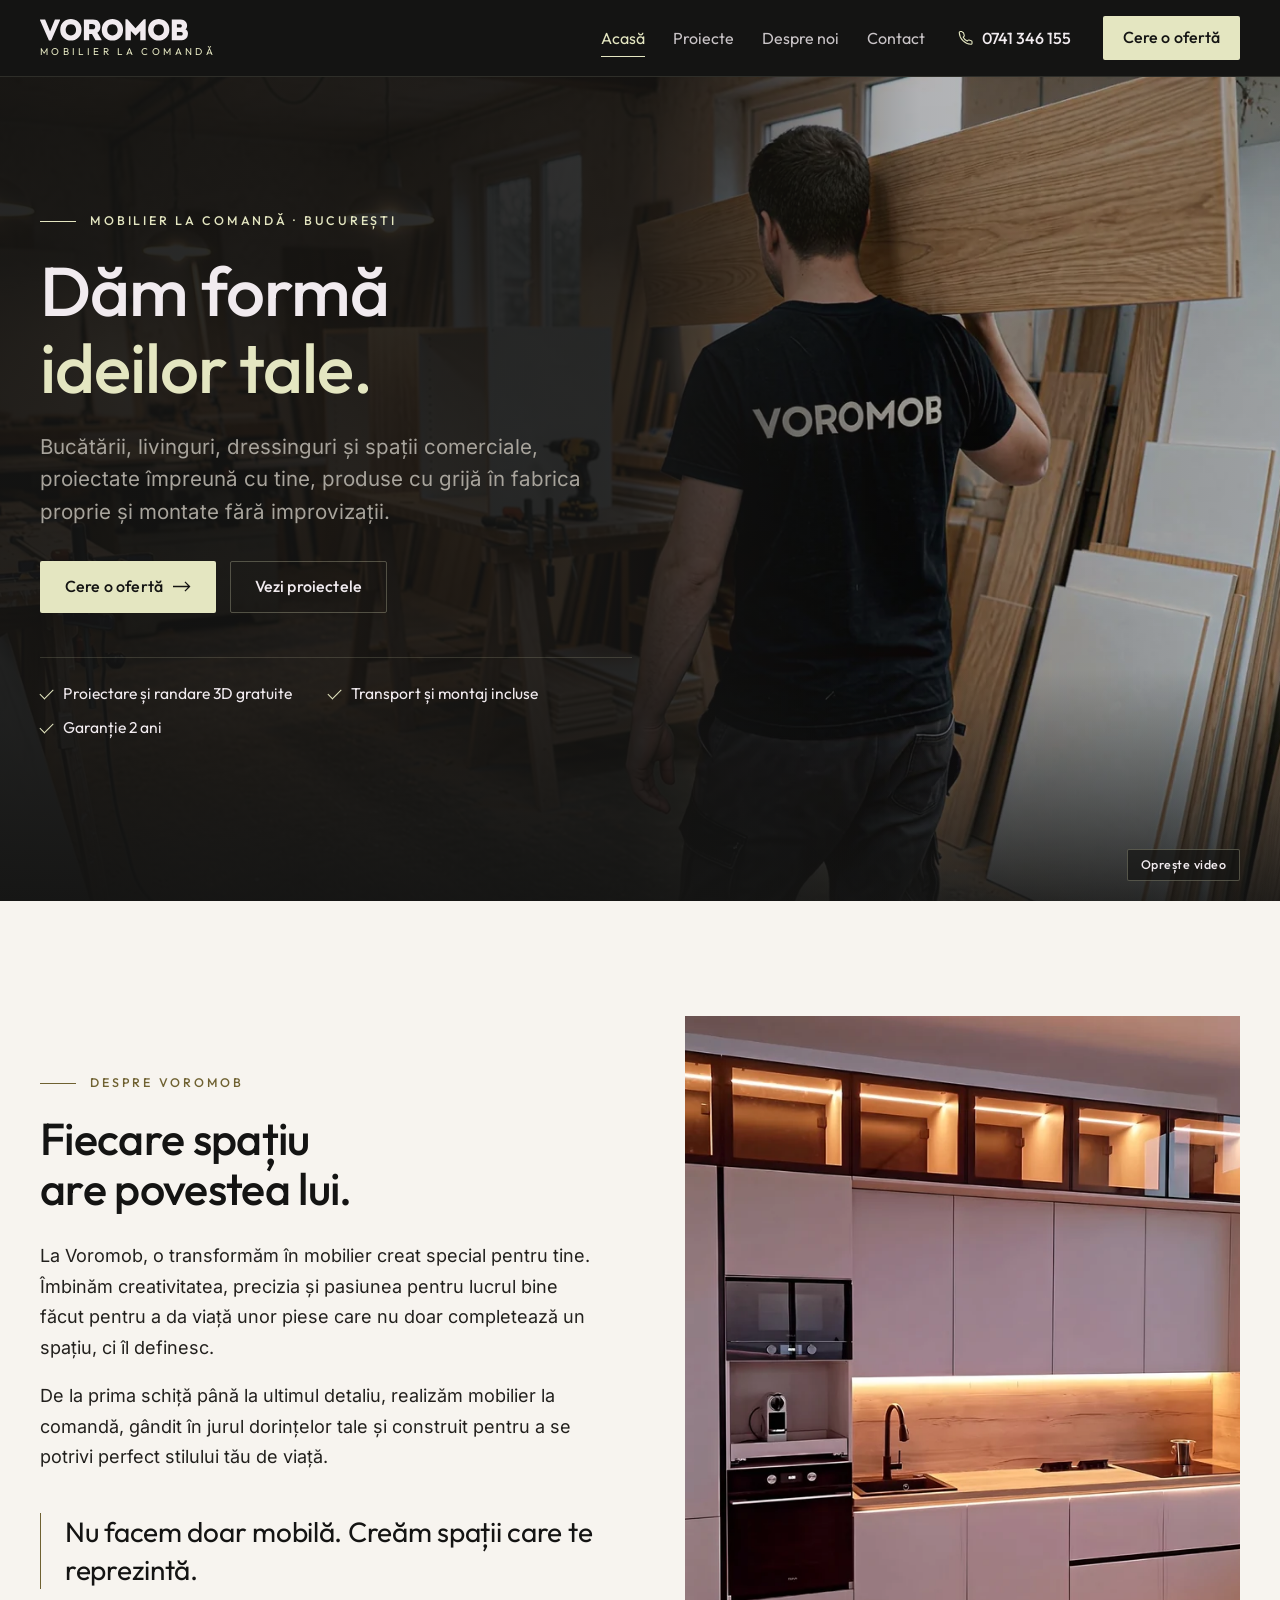
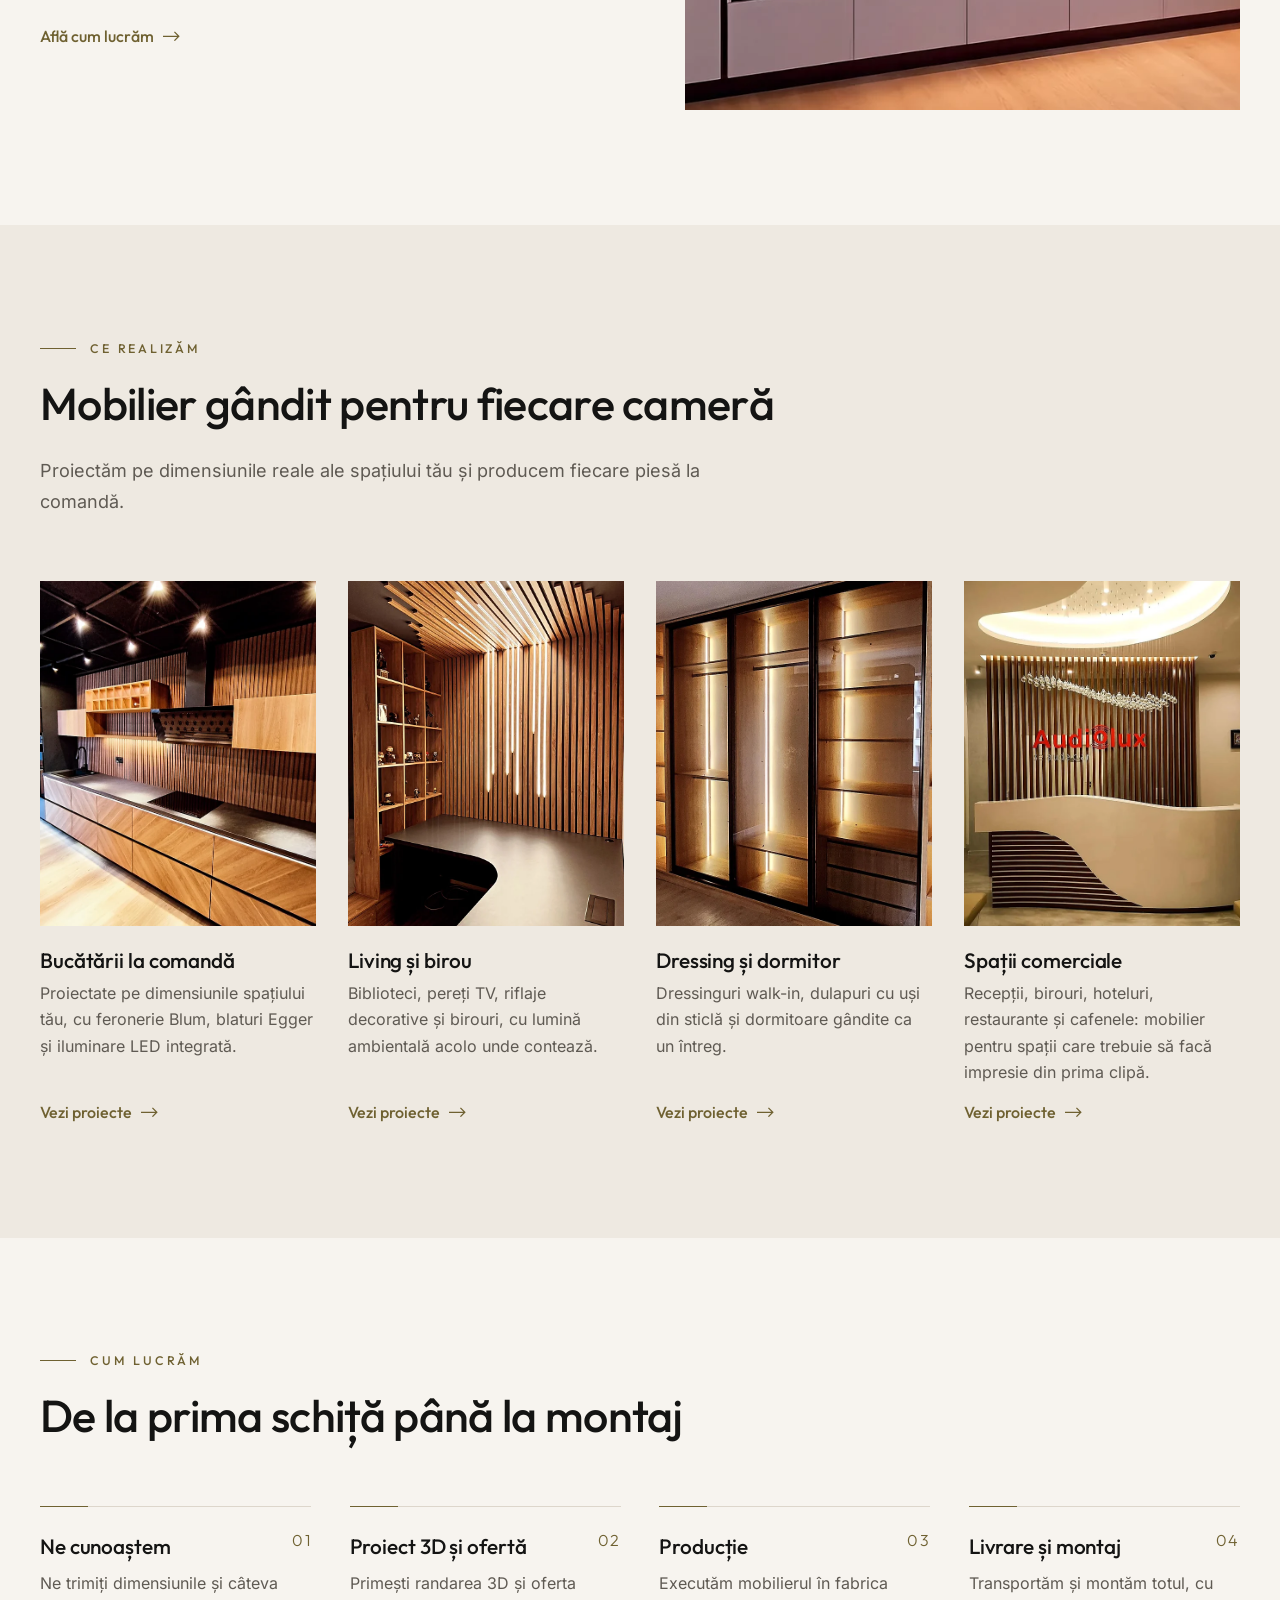
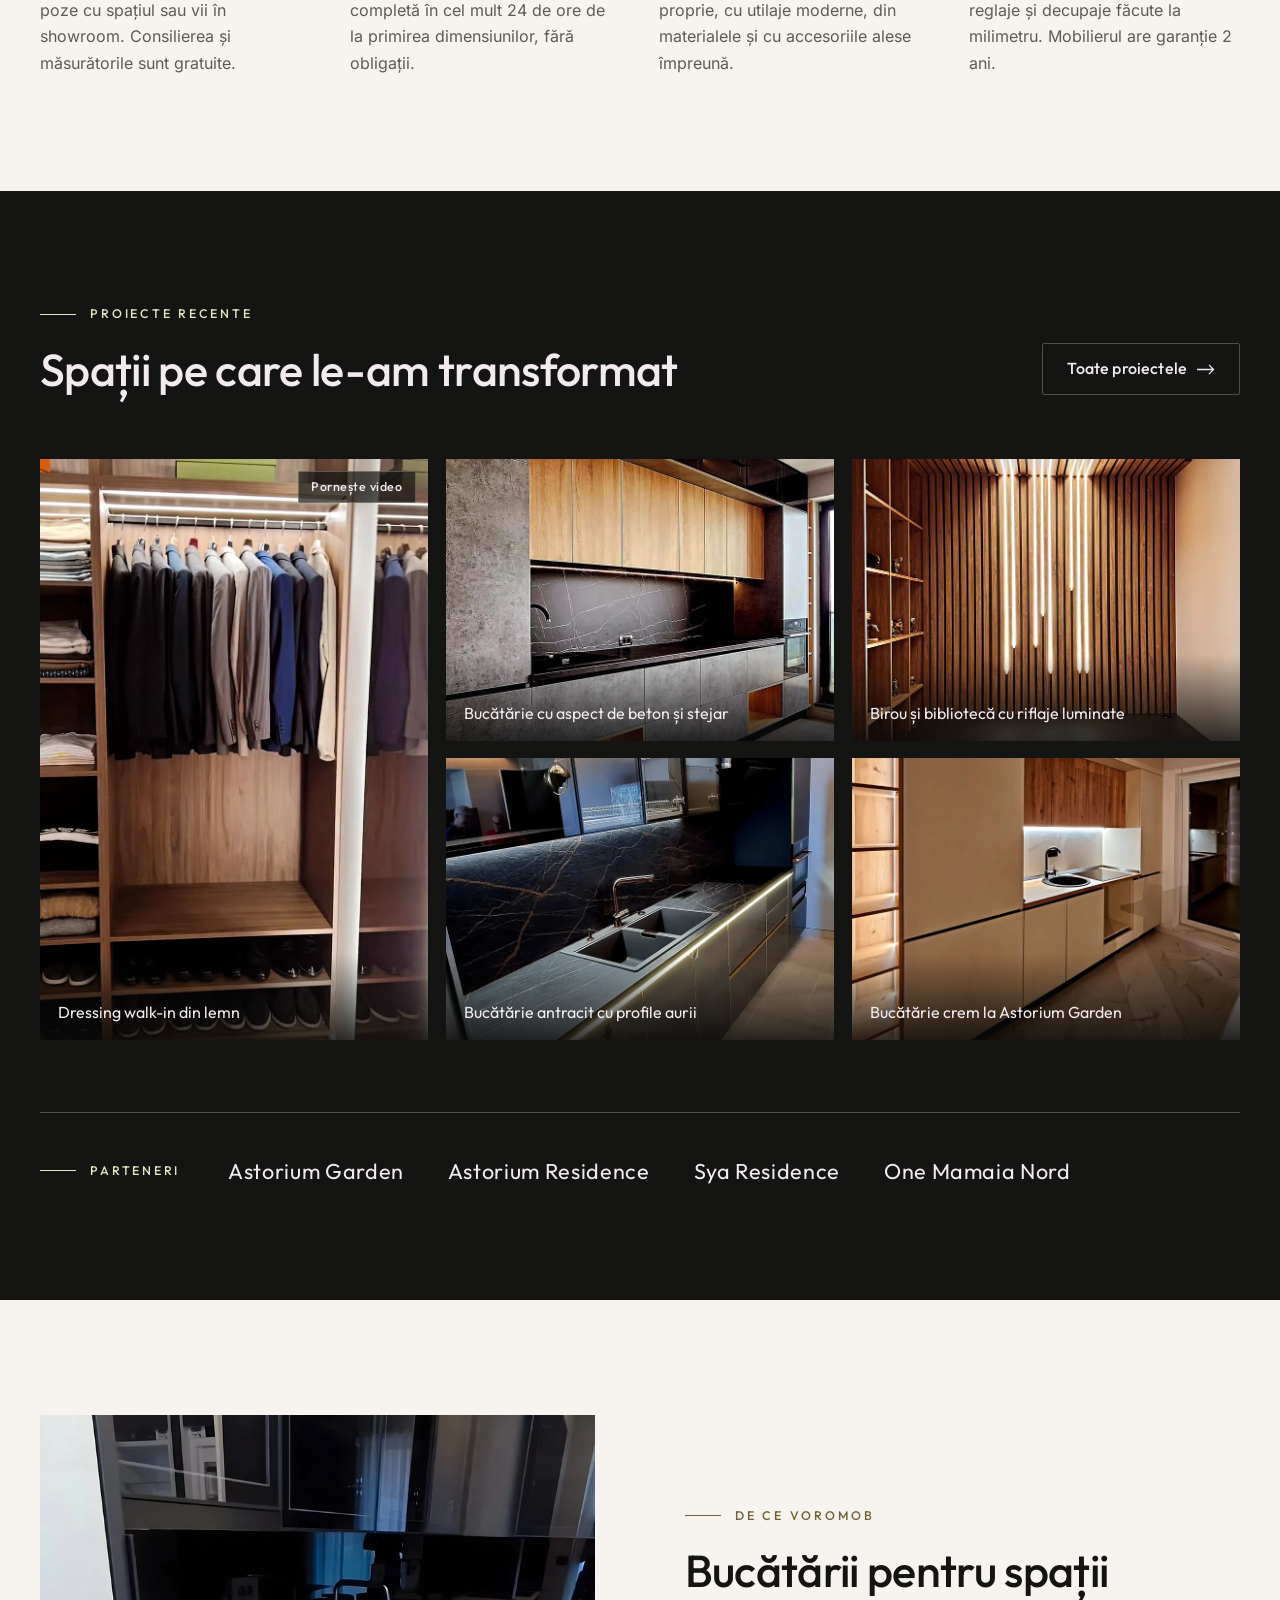
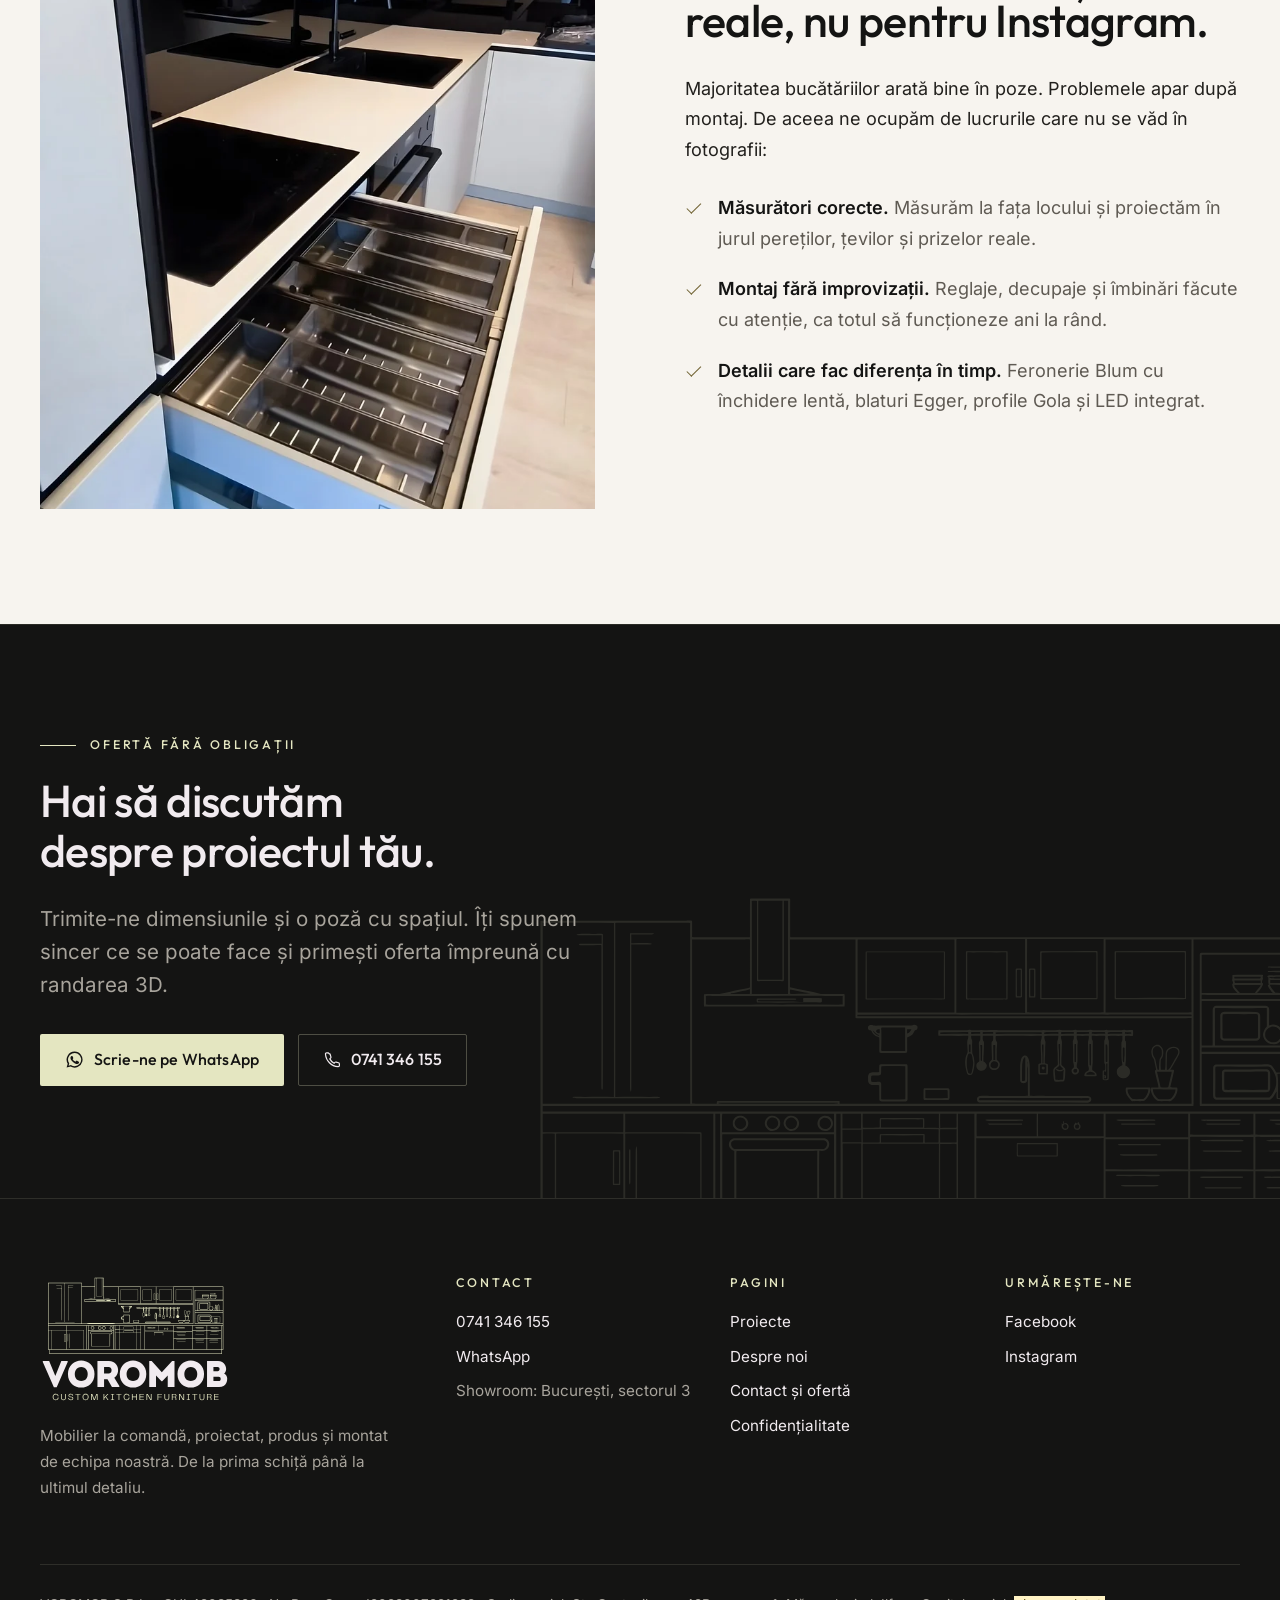
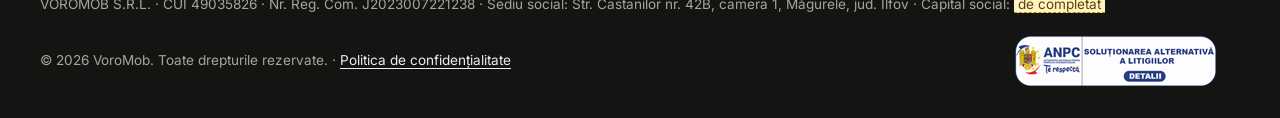
<file: index.html>
<!doctype html>
<html lang="ro">
<head>
<meta charset="utf-8">
<meta name="viewport" content="width=device-width, initial-scale=1">
<title>VoroMob – Mobilier la comandă în București | Bucătării, living, dressing</title>
<meta name="description" content="VoroMob proiectează, produce și montează mobilier la comandă: bucătării, livinguri, dressinguri și spații comerciale. Proiectare 3D gratuită, montaj inclus, garanție 2 ani.">
<meta name="robots" content="noindex, nofollow">
<link rel="canonical" href="https://www.voromob.ro/">
<meta property="og:type" content="website">
<meta property="og:locale" content="ro_RO">
<meta property="og:site_name" content="VoroMob">
<meta property="og:title" content="VoroMob – Mobilier la comandă în București | Bucătării, living, dressing">
<meta property="og:description" content="VoroMob proiectează, produce și montează mobilier la comandă: bucătării, livinguri, dressinguri și spații comerciale. Proiectare 3D gratuită, montaj inclus, garanție 2 ani.">
<meta property="og:url" content="https://www.voromob.ro/">
<meta property="og:image" content="https://www.voromob.ro/img/og-image.jpg">
<meta property="og:image:width" content="1200">
<meta property="og:image:height" content="630">
<meta name="theme-color" content="#141413">
<link rel="icon" href="favicon.svg" type="image/svg+xml">
<link rel="apple-touch-icon" href="img/apple-touch-icon.png">
<link rel="preload" href="fonts/outfit-var-latin.woff2" as="font" type="font/woff2" crossorigin>
<link rel="preload" href="fonts/inter-var-latin.woff2" as="font" type="font/woff2" crossorigin>
<link rel="stylesheet" href="css/style.css">
<script type="application/ld+json">
{"@context": "https://schema.org", "@type": "FurnitureStore", "address": {"@type": "PostalAddress", "addressCountry": "RO", "addressLocality": "Bucure\u0219ti"}, "areaServed": "Bucure\u0219ti", "description": "Mobilier la comand\u0103: buc\u0103t\u0103rii, livinguri, dressinguri \u0219i spa\u021bii comerciale, proiectate, produse \u0219i montate de echipa VoroMob.", "image": "https://www.voromob.ro/img/wa-4-lg.webp", "legalName": "VOROMOB S.R.L.", "logo": "https://www.voromob.ro/img/apple-touch-icon.png", "name": "VoroMob", "sameAs": ["https://www.facebook.com/VoroMob/", "https://www.instagram.com/voromob/"], "telephone": "+40741346155", "url": "https://www.voromob.ro/", "vatID": "RO49035826"}
</script>
</head>
<body class="page-index">
<a class="skip-link" href="#main">Sari la conținut</a>

<header class="site-header">
  <div class="wrap header-bar">
    <a class="brand" href="index.html" aria-label="VoroMob, pagina principală">
<svg class="wordmark" xmlns="http://www.w3.org/2000/svg" viewBox="542 2121 2646 386" aria-hidden="true" focusable="false"><path fill="currentColor" d="M633.4 2127.8L720.4 2337.9L723.1 2337.9L808 2127.8L899.2 2127.8L899.2 2142.2L741.6 2503.4L701.3 2503.4L542.2 2142.2L542.2 2127.8ZM633.4 2127.8M1283.8 2314C1283.8 2346.2 1278.4 2374.3 1267.6 2398.4C1256.8 2422.4 1242.4 2442.5 1224.4 2458.6C1206.3 2474.7 1186 2486.8 1163.4 2494.9C1140.7 2503.1 1117.4 2507.1 1093.3 2507.1C1069.3 2507.1 1046 2503.1 1023.3 2494.9C1000.7 2486.8 980.4 2474.7 962.3 2458.6C944.3 2442.5 929.9 2422.4 919.1 2398.4C908.3 2374.3 902.9 2346.2 902.9 2314C902.9 2281.9 908.3 2253.7 919.1 2229.7C929.9 2205.6 944.3 2185.6 962.3 2169.5C980.4 2153.4 1000.7 2141.4 1023.3 2133.4C1046 2125.5 1069.3 2121.5 1093.3 2121.5C1117.4 2121.5 1140.7 2125.5 1163.4 2133.4C1186 2141.4 1206.3 2153.4 1224.4 2169.5C1242.4 2185.6 1256.8 2205.6 1267.6 2229.7C1278.4 2253.7 1283.8 2281.9 1283.8 2314ZM1000.5 2314C1000.5 2336.3 1005 2355 1014 2370C1023.1 2385 1034.6 2396.3 1048.8 2403.7C1062.9 2411.1 1077.9 2414.8 1093.6 2414.8C1109.3 2414.8 1124.3 2411.1 1138.4 2403.7C1152.6 2396.3 1164.2 2385 1173.2 2370C1182.2 2355 1186.7 2336.3 1186.7 2314C1186.7 2291.8 1182.2 2273.2 1173.2 2258.3C1164.2 2243.5 1152.6 2232.3 1138.4 2224.9C1124.3 2217.5 1109.3 2213.8 1093.6 2213.8C1077.9 2213.8 1062.9 2217.5 1048.8 2224.9C1034.6 2232.3 1023.1 2243.5 1014 2258.3C1005 2273.2 1000.5 2291.8 1000.5 2314ZM1000.5 2314.0M1567.6 2367.6L1640.3 2485.4L1640.3 2499.2L1534.2 2499.2L1470.5 2389.9L1421.2 2389.9L1421.2 2499.2C1405.3 2499.2 1389.3 2499.2 1373.4 2499.2C1357.5 2499.2 1341.8 2499.2 1326.2 2499.2C1326.2 2437.3 1326.2 2375.4 1326.2 2313.5C1326.2 2251.6 1326.2 2189.7 1326.2 2127.8C1353.1 2127.8 1380.2 2127.8 1407.6 2127.8C1435.1 2127.8 1462.2 2127.8 1489.1 2127.8C1513.5 2127.8 1534.5 2132.3 1552.2 2141.1C1569.9 2149.9 1584.2 2161.6 1595.2 2176.1C1606.1 2190.6 1613.8 2206.6 1618.2 2224.1C1622.7 2241.6 1623.7 2259.4 1621.4 2277.4C1619.1 2295.5 1613.5 2312.4 1604.4 2328.1C1595.4 2343.8 1583.1 2357 1567.6 2367.6ZM1489.1 2305.5C1499.3 2305.5 1507.6 2302.4 1514 2296.3C1520.4 2290.1 1524.7 2282.4 1527 2273.2C1529.3 2264 1529.4 2254.8 1527.3 2245.6C1525.1 2236.4 1521 2228.6 1514.8 2222.3C1508.6 2215.9 1500 2212.7 1489.1 2212.7C1478.1 2212.4 1466.9 2212.3 1455.4 2212.4C1443.9 2212.6 1432.5 2212.7 1421.2 2212.7C1421.2 2227.9 1421.2 2243.5 1421.2 2259.4C1421.2 2275.3 1421.2 2290.7 1421.2 2305.5ZM1489.1 2305.5M2027 2314C2027 2346.2 2021.6 2374.3 2010.8 2398.4C2000 2422.4 1985.6 2442.5 1967.5 2458.6C1949.5 2474.7 1929.2 2486.8 1906.5 2494.9C1883.9 2503.1 1860.6 2507.1 1836.5 2507.1C1812.5 2507.1 1789.1 2503.1 1766.5 2494.9C1743.9 2486.8 1723.5 2474.7 1705.5 2458.6C1687.5 2442.5 1673.1 2422.4 1662.3 2398.4C1651.5 2374.3 1646.1 2346.2 1646.1 2314C1646.1 2281.9 1651.5 2253.7 1662.3 2229.7C1673.1 2205.6 1687.5 2185.6 1705.5 2169.5C1723.5 2153.4 1743.9 2141.4 1766.5 2133.4C1789.1 2125.5 1812.5 2121.5 1836.5 2121.5C1860.6 2121.5 1883.9 2125.5 1906.5 2133.4C1929.2 2141.4 1949.5 2153.4 1967.5 2169.5C1985.6 2185.6 2000 2205.6 2010.8 2229.7C2021.6 2253.7 2027 2281.9 2027 2314ZM1743.7 2314C1743.7 2336.3 1748.2 2355 1757.2 2370C1766.2 2385 1777.8 2396.3 1792 2403.7C1806.1 2411.1 1821.1 2414.8 1836.8 2414.8C1852.5 2414.8 1867.5 2411.1 1881.6 2403.7C1895.8 2396.3 1907.3 2385 1916.4 2370C1925.4 2355 1929.9 2336.3 1929.9 2314C1929.9 2291.8 1925.4 2273.2 1916.4 2258.3C1907.3 2243.5 1895.8 2232.3 1881.6 2224.9C1867.5 2217.5 1852.5 2213.8 1836.8 2213.8C1821.1 2213.8 1806.1 2217.5 1792 2224.9C1777.8 2232.3 1766.2 2243.5 1757.2 2258.3C1748.2 2273.2 1743.7 2291.8 1743.7 2314ZM1743.7 2314.0M2249.8 2288L2397.8 2126.8L2431.7 2126.8L2431.7 2499.2C2415.4 2499.2 2399.3 2499.2 2383.2 2499.2C2367.1 2499.2 2350.9 2499.2 2334.6 2499.2L2334.6 2333.7L2255.6 2416.4L2245 2416.4L2166.5 2333.7L2166.5 2499.2C2150.2 2499.2 2134 2499.2 2117.9 2499.2C2101.8 2499.2 2085.7 2499.2 2069.4 2499.2L2069.4 2126.8L2104.4 2126.8ZM2249.8 2288.0M2855.6 2314C2855.6 2346.2 2850.2 2374.3 2839.4 2398.4C2828.6 2422.4 2814.2 2442.5 2796.1 2458.6C2778.1 2474.7 2757.8 2486.8 2735.1 2494.9C2712.5 2503.1 2689.2 2507.1 2665.1 2507.1C2641.1 2507.1 2617.7 2503.1 2595.1 2494.9C2572.5 2486.8 2552.1 2474.7 2534.1 2458.6C2516.1 2442.5 2501.6 2422.4 2490.9 2398.4C2480.1 2374.3 2474.7 2346.2 2474.7 2314C2474.7 2281.9 2480.1 2253.7 2490.9 2229.7C2501.6 2205.6 2516.1 2185.6 2534.1 2169.5C2552.1 2153.4 2572.5 2141.4 2595.1 2133.4C2617.7 2125.5 2641.1 2121.5 2665.1 2121.5C2689.2 2121.5 2712.5 2125.5 2735.1 2133.4C2757.8 2141.4 2778.1 2153.4 2796.1 2169.5C2814.2 2185.6 2828.6 2205.6 2839.4 2229.7C2850.2 2253.7 2855.6 2281.9 2855.6 2314ZM2572.3 2314C2572.3 2336.3 2576.8 2355 2585.8 2370C2594.8 2385 2606.4 2396.3 2620.6 2403.7C2634.7 2411.1 2649.6 2414.8 2665.4 2414.8C2681.1 2414.8 2696.1 2411.1 2710.2 2403.7C2724.3 2396.3 2735.9 2385 2744.9 2370C2754 2355 2758.5 2336.3 2758.5 2314C2758.5 2291.8 2754 2273.2 2744.9 2258.3C2735.9 2243.5 2724.3 2232.3 2710.2 2224.9C2696.1 2217.5 2681.1 2213.8 2665.4 2213.8C2649.6 2213.8 2634.7 2217.5 2620.6 2224.9C2606.4 2232.3 2594.8 2243.5 2585.8 2258.3C2576.8 2273.2 2572.3 2291.8 2572.3 2314ZM2572.3 2314.0M3172.8 2241.9C3172.8 2252.9 3170.2 2264.4 3165.1 2276.6C3160 2288.8 3152.8 2298.6 3143.6 2306.1C3158.8 2313.9 3170 2324.3 3177.3 2337.4C3184.5 2350.5 3188.2 2365.3 3188.2 2381.9C3188.2 2403.5 3183.7 2423.1 3174.9 2440.8C3166.1 2458.5 3153.1 2472.6 3136.2 2483.3C3119.2 2493.9 3098 2499.2 3072.5 2499.2L2898.5 2499.2L2898.5 2127.8L3057.1 2127.8C3078.7 2127.8 3098.2 2132.9 3115.5 2143C3132.8 2153 3146.7 2166.7 3157.1 2183.8C3167.6 2201 3172.8 2220.3 3172.8 2241.9ZM3065.6 2351.7L2990.3 2351.7L2990.3 2414.8L3066.2 2414.8C3075.7 2414.8 3082.8 2411.6 3087.6 2405.3C3092.4 2398.9 3094.7 2391.6 3094.5 2383.3C3094.3 2374.9 3091.9 2367.6 3087.1 2361.2C3082.3 2354.9 3075.2 2351.7 3065.6 2351.7ZM3049.7 2212.7L2990.3 2212.7L2990.3 2272.7L3050.2 2272.7C3059.8 2272.7 3066.9 2269.6 3071.5 2263.6C3076.1 2257.6 3078.4 2250.6 3078.4 2242.7C3078.4 2234.7 3076 2227.7 3071.2 2221.7C3066.4 2215.7 3059.3 2212.7 3049.7 2212.7ZM3049.7 2212.7"/></svg>      <span class="brand-tag">Mobilier la comandă</span>
    </a>
    <button class="nav-toggle" type="button" aria-expanded="false" aria-controls="site-nav">
      <span class="nav-toggle-bars" aria-hidden="true"></span><span class="visually-hidden">Meniu</span>
    </button>
    <nav id="site-nav" class="site-nav" aria-label="Meniu principal">
      <ul>
        <li><a href="index.html" aria-current="page">Acasă</a></li>
        <li><a href="proiecte.html">Proiecte</a></li>
        <li><a href="despre.html">Despre noi</a></li>
        <li><a href="contact.html">Contact</a></li>
      </ul>
      <a class="nav-phone" href="tel:+40741346155"><svg class="ico" viewBox="0 0 24 24" aria-hidden="true" focusable="false"><path fill="none" stroke="currentColor" stroke-width="1.5" d="M6.6 3.5h-2a1.5 1.5 0 0 0-1.5 1.6 16.9 16.9 0 0 0 15.8 15.8 1.5 1.5 0 0 0 1.6-1.5v-2a1.5 1.5 0 0 0-1.1-1.4l-3-.9a1.5 1.5 0 0 0-1.5.4l-1 1a12.4 12.4 0 0 1-5.4-5.4l1-1a1.5 1.5 0 0 0 .4-1.5l-.9-3a1.5 1.5 0 0 0-1.4-1.1Z"/></svg>0741 346 155</a>
      <a class="btn btn-gold nav-cta" href="contact.html">Cere o ofertă</a>
    </nav>
  </div>
</header>

<main id="main">
<section class="hero on-dark">
  <div class="hero-bg">
    <picture>
      <source media="(max-aspect-ratio: 4/5)" srcset="img/hero-upright-poster-sm.webp 800w, img/hero-upright-poster-lg.webp 1088w" sizes="100vw" width="1088" height="1920">
      <img src="img/hero-wide-poster-lg.webp" srcset="img/hero-wide-poster-sm.webp 800w, img/hero-wide-poster-lg.webp 1600w" sizes="100vw"
           width="1600" height="900" alt="" fetchpriority="high" decoding="async">
    </picture>
    <video id="v-hero" data-autoplay muted loop playsinline preload="auto" aria-hidden="true">
      <source src="video/hero-upright.mp4" type="video/mp4" media="(max-aspect-ratio: 4/5)">
      <source src="video/hero-wide-1080.mp4" type="video/mp4" media="(min-width: 1100px)">
      <source src="video/hero-wide.mp4" type="video/mp4">
    </video>
  </div>
  <button class="video-toggle" type="button" aria-controls="v-hero" data-video-toggle hidden>
    <span class="vt-pause">Oprește video</span><span class="vt-play">Pornește video</span>
  </button>
  <div class="wrap hero-grid">
    <div class="hero-text">
      <p class="eyebrow">Mobilier la comandă · București</p>
      <h1>Dăm formă <span class="accent">ideilor tale.</span></h1>
      <p class="lead">Bucătării, livinguri, dressinguri și spații comerciale, proiectate împreună cu tine, produse cu grijă în fabrica proprie și montate fără improvizații.</p>
      <div class="actions">
        <a class="btn btn-gold" href="contact.html">Cere o ofertă <svg class="arrow" viewBox="0 0 20 12" aria-hidden="true" focusable="false"><path d="M0 6h18M13 1l5 5-5 5" fill="none" stroke="currentColor" stroke-width="1.4"/></svg></a>
        <a class="btn btn-line" href="proiecte.html">Vezi proiectele</a>
      </div>
      <ul class="facts">
        <li>Proiectare și randare 3D gratuite</li>
        <li>Transport și montaj incluse</li>
        <li>Garanție 2 ani</li>
      </ul>
    </div>
  </div>
</section>

<section class="section intro">
  <div class="wrap split">
    <div class="split-text">
      <p class="eyebrow">Despre VoroMob</p>
      <h2>Fiecare spațiu are povestea lui.</h2>
      <div class="prose">
        <p>La Voromob, o transformăm în mobilier creat special pentru tine. Îmbinăm creativitatea, precizia și pasiunea pentru lucrul bine făcut pentru a da viață unor piese care nu doar completează un spațiu, ci îl definesc.</p>
        <p>De la prima schiță până la ultimul detaliu, realizăm mobilier la comandă, gândit în jurul dorințelor tale și construit pentru a se potrivi perfect stilului tău de viață.</p>
      </div>
      <blockquote class="quote">
        <p>Nu facem doar mobilă. Creăm spații care te reprezintă.</p>
      </blockquote>
      <a class="link-arrow" href="despre.html">Află cum lucrăm <svg class="arrow" viewBox="0 0 20 12" aria-hidden="true" focusable="false"><path d="M0 6h18M13 1l5 5-5 5" fill="none" stroke="currentColor" stroke-width="1.4"/></svg></a>
    </div>
    <figure class="split-media">
      <img src="img/wa-3-lg.webp"
srcset="img/wa-3-sm.webp 800w, img/wa-3-lg.webp 1600w" sizes="(min-width: 960px) 42vw, 100vw"     width="1600" height="1657" alt="Bucătărie albă cu vitrine luminate și blat din lemn, One Mamaia Nord"loading="lazy" decoding="async">
    </figure>
  </div>
</section>

<section class="section section-alt">
  <div class="wrap">
    <header class="section-head">
      <p class="eyebrow">Ce realizăm</p>
      <h2>Mobilier gândit pentru fiecare cameră</h2>
      <p>Proiectăm pe dimensiunile reale ale spațiului tău și producem fiecare piesă la comandă.</p>
    </header>
    <ul class="services">
      <li>
        <a class="service" href="proiecte.html#bucatarii">
          <span class="service-media"><img src="img/fb-022-lg.webp"
srcset="img/fb-022-sm.webp 800w, img/fb-022-lg.webp 1440w" sizes="(min-width: 1100px) 280px, (min-width: 640px) 45vw, 100vw"     width="1440" height="1440" alt="Bucătărie din lemn cu perete riflat și LED pe blat"loading="lazy" decoding="async"></span>
          <h3>Bucătării la comandă</h3>
          <p>Proiectate pe dimensiunile spațiului tău, cu feronerie Blum, blaturi Egger și iluminare LED integrată.</p>
          <span class="link-arrow">Vezi proiecte <svg class="arrow" viewBox="0 0 20 12" aria-hidden="true" focusable="false"><path d="M0 6h18M13 1l5 5-5 5" fill="none" stroke="currentColor" stroke-width="1.4"/></svg></span>
        </a>
      </li>
      <li>
        <a class="service" href="proiecte.html#living">
          <span class="service-media"><img src="img/fb-004-lg.webp"
srcset="img/fb-004-sm.webp 800w, img/fb-004-lg.webp 1440w" sizes="(min-width: 1100px) 280px, (min-width: 640px) 45vw, 100vw"     width="1440" height="1920" alt="Birou cu riflaje din lemn și lumini LED pe perete și tavan"loading="lazy" decoding="async"></span>
          <h3>Living și birou</h3>
          <p>Biblioteci, pereți TV, riflaje decorative și birouri, cu lumină ambientală acolo unde contează.</p>
          <span class="link-arrow">Vezi proiecte <svg class="arrow" viewBox="0 0 20 12" aria-hidden="true" focusable="false"><path d="M0 6h18M13 1l5 5-5 5" fill="none" stroke="currentColor" stroke-width="1.4"/></svg></span>
        </a>
      </li>
      <li>
        <a class="service" href="proiecte.html#dressing">
          <span class="service-media"><img src="img/fb-048-lg.webp"
srcset="img/fb-048-sm.webp 800w, img/fb-048-lg.webp 1440w" sizes="(min-width: 1100px) 280px, (min-width: 640px) 45vw, 100vw"     width="1440" height="1440" alt="Dulap cu uși glisante din sticlă și iluminare verticală"loading="lazy" decoding="async"></span>
          <h3>Dressing și dormitor</h3>
          <p>Dressinguri walk-in, dulapuri cu uși din sticlă și dormitoare gândite ca un întreg.</p>
          <span class="link-arrow">Vezi proiecte <svg class="arrow" viewBox="0 0 20 12" aria-hidden="true" focusable="false"><path d="M0 6h18M13 1l5 5-5 5" fill="none" stroke="currentColor" stroke-width="1.4"/></svg></span>
        </a>
      </li>
      <li>
        <a class="service" href="proiecte.html#comercial">
          <span class="service-media"><img src="img/ig-026-lg.webp"
srcset="img/ig-026-sm.webp 800w, img/ig-026-lg.webp 1200w" sizes="(min-width: 1100px) 280px, (min-width: 640px) 45vw, 100vw"     width="1200" height="1200" alt="Birou de recepție ondulat în fața unui perete cu riflaje"loading="lazy" decoding="async"></span>
          <h3>Spații comerciale</h3>
          <p>Recepții, birouri, hoteluri, restaurante și cafenele: mobilier pentru spații care trebuie să facă impresie din prima clipă.</p>
          <span class="link-arrow">Vezi proiecte <svg class="arrow" viewBox="0 0 20 12" aria-hidden="true" focusable="false"><path d="M0 6h18M13 1l5 5-5 5" fill="none" stroke="currentColor" stroke-width="1.4"/></svg></span>
        </a>
      </li>
    </ul>
  </div>
</section>

<section class="section">
  <div class="wrap">
    <header class="section-head">
      <p class="eyebrow">Cum lucrăm</p>
      <h2>De la prima schiță până la montaj</h2>
    </header>
    <ol class="steps">
      <li><h3>Ne cunoaștem</h3><p>Ne trimiți dimensiunile și câteva poze cu spațiul sau vii în showroom. Consilierea și măsurătorile sunt gratuite.</p></li>
      <li><h3>Proiect 3D și ofertă</h3><p>Primești randarea 3D și oferta completă în cel mult 24 de ore de la primirea dimensiunilor, fără obligații.</p></li>
      <li><h3>Producție</h3><p>Executăm mobilierul în fabrica proprie, cu utilaje moderne, din materialele și cu accesoriile alese împreună.</p></li>
      <li><h3>Livrare și montaj</h3><p>Transportăm și montăm totul, cu reglaje și decupaje făcute la milimetru. Mobilierul are garanție 2 ani.</p></li>
    </ol>
  </div>
</section>

<section class="section section-dark on-dark">
  <div class="wrap">
    <header class="section-head section-head-row">
      <div>
        <p class="eyebrow">Proiecte recente</p>
        <h2>Spații pe care <span class="nowrap">le-am</span> transformat</h2>
      </div>
      <a class="btn btn-line" href="proiecte.html">Toate proiectele <svg class="arrow" viewBox="0 0 20 12" aria-hidden="true" focusable="false"><path d="M0 6h18M13 1l5 5-5 5" fill="none" stroke="currentColor" stroke-width="1.4"/></svg></a>
    </header>
    <div class="mosaic">
      <figure class="tile tile-tall">
        <div class="loop-video">
  <video id="v-dressing-walk-in" data-autoplay muted loop playsinline preload="none"
         poster="img/dressing-walk-in-poster-sm.webp" aria-label="Dressing walk-in din lemn cu iluminare LED">
    <source src="video/dressing-walk-in.mp4" type="video/mp4">
  </video>
  <button class="video-toggle" type="button" aria-controls="v-dressing-walk-in" data-video-toggle hidden>
    <span class="vt-pause">Oprește video</span><span class="vt-play">Pornește video</span>
  </button>
</div>
        <figcaption><a href="proiecte.html#dressing-walk-in">Dressing walk-in din lemn</a></figcaption>
      </figure>
      <figure class="tile">
        <img src="img/wa-0-lg.webp"
srcset="img/wa-0-sm.webp 800w, img/wa-0-lg.webp 1290w" sizes="(min-width: 960px) 30vw, 50vw"     width="1290" height="1555" alt="Bucătărie cu aspect de beton și stejar"loading="lazy" decoding="async">
        <figcaption><a href="proiecte.html#bucatarie-beton-stejar">Bucătărie cu aspect de beton și stejar</a></figcaption>
      </figure>
      <figure class="tile">
        <img src="img/fb-003-lg.webp"
srcset="img/fb-003-sm.webp 800w, img/fb-003-lg.webp 1440w" sizes="(min-width: 960px) 30vw, 50vw"     width="1440" height="1920" alt="Birou și bibliotecă cu riflaje luminate"loading="lazy" decoding="async">
        <figcaption><a href="proiecte.html#birou-riflaje-led">Birou și bibliotecă cu riflaje luminate</a></figcaption>
      </figure>
      <figure class="tile">
        <img src="img/ig-003-lg.webp"
srcset="img/ig-003-sm.webp 800w, img/ig-003-lg.webp 1440w" sizes="(min-width: 960px) 30vw, 50vw"     width="1440" height="1440" alt="Bucătărie antracit cu profile aurii"loading="lazy" decoding="async">
        <figcaption><a href="proiecte.html#bucatarie-antracit-auriu">Bucătărie antracit cu profile aurii</a></figcaption>
      </figure>
      <figure class="tile">
        <img src="img/fb-031-lg.webp"
srcset="img/fb-031-sm.webp 800w, img/fb-031-lg.webp 1600w" sizes="(min-width: 960px) 30vw, 50vw"     width="1600" height="1600" alt="Bucătărie crem la Astorium Garden"loading="lazy" decoding="async">
        <figcaption><a href="proiecte.html#astorium-garden">Bucătărie crem la Astorium Garden</a></figcaption>
      </figure>
    </div>
    <div class="partners">
      <p class="eyebrow">Parteneri</p>
      <ul class="partners-list">
<li>Astorium Garden</li><li>Astorium Residence</li><li>Sya Residence</li><li>One Mamaia Nord</li>      </ul>
    </div>
  </div>
</section>

<section class="section">
  <div class="wrap split split-reverse">
    <div class="split-text">
      <p class="eyebrow">De ce VoroMob</p>
      <h2>Bucătării pentru spații reale, nu pentru Instagram.</h2>
      <div class="prose">
        <p>Majoritatea bucătăriilor arată bine în poze. Problemele apar după montaj. De aceea ne ocupăm de lucrurile care nu se văd în fotografii:</p>
      </div>
      <ul class="checks">
        <li><strong>Măsurători corecte.</strong> Măsurăm la fața locului și proiectăm în jurul pereților, țevilor și prizelor reale.</li>
        <li><strong>Montaj fără improvizații.</strong> Reglaje, decupaje și îmbinări făcute cu atenție, ca totul să funcționeze ani la rând.</li>
        <li><strong>Detalii care fac diferența în timp.</strong> Feronerie Blum cu închidere lentă, blaturi Egger, profile Gola și LED integrat.</li>
      </ul>
    </div>
    <figure class="split-media">
      <img src="img/fb-009-lg.webp"
srcset="img/fb-009-sm.webp 800w, img/fb-009-lg.webp 1600w" sizes="(min-width: 960px) 42vw, 100vw"     width="1600" height="2132" alt="Sertar cu organizator pentru tacâmuri într-o bucătărie albă cu blat negru"loading="lazy" decoding="async">
    </figure>
  </div>
</section>

<section class="cta on-dark">
  <img class="cta-lines" src="img/kitchen-lines.svg" width="613" height="268" alt="" aria-hidden="true" loading="lazy">
  <div class="wrap cta-inner">
    <p class="eyebrow">Ofertă fără obligații</p>
    <h2>Hai să discutăm despre proiectul tău.</h2>
    <p class="lead">Trimite-ne dimensiunile și o poză cu spațiul. Îți spunem sincer ce se poate face și primești oferta împreună cu randarea 3D.</p>
    <div class="actions">
      <a class="btn btn-gold" href="https://wa.me/40741346155?text=Bun%C4%83%20ziua%21%20A%C8%99%20dori%20o%20ofert%C4%83%20pentru%20mobilier%20la%20comand%C4%83." rel="noopener" target="_blank"><svg class="ico" viewBox="0 0 24 24" aria-hidden="true" focusable="false"><path fill="currentColor" d="M12 2a10 10 0 0 0-8.6 15.1L2 22l5-1.3A10 10 0 1 0 12 2Zm0 18.2a8.2 8.2 0 0 1-4.2-1.2l-.3-.2-3 .8.8-2.9-.2-.3A8.2 8.2 0 1 1 12 20.2Zm4.5-6.1c-.2-.1-1.5-.7-1.7-.8-.2-.1-.4-.1-.6.1l-.8 1c-.1.2-.3.2-.5.1a6.7 6.7 0 0 1-3.3-2.9c-.3-.4.2-.4.7-1.4.1-.2 0-.3 0-.4l-.8-1.8c-.2-.5-.4-.4-.6-.4h-.5a1 1 0 0 0-.7.3 3 3 0 0 0-.9 2.2 5.2 5.2 0 0 0 1.1 2.7 11.9 11.9 0 0 0 4.6 4c1.7.7 2.3.8 3.2.7.5-.1 1.5-.6 1.7-1.2.2-.6.2-1.1.1-1.2l-.5-.3Z"/></svg> Scrie-ne pe WhatsApp</a>
      <a class="btn btn-line" href="tel:+40741346155"><svg class="ico" viewBox="0 0 24 24" aria-hidden="true" focusable="false"><path fill="none" stroke="currentColor" stroke-width="1.5" d="M6.6 3.5h-2a1.5 1.5 0 0 0-1.5 1.6 16.9 16.9 0 0 0 15.8 15.8 1.5 1.5 0 0 0 1.6-1.5v-2a1.5 1.5 0 0 0-1.1-1.4l-3-.9a1.5 1.5 0 0 0-1.5.4l-1 1a12.4 12.4 0 0 1-5.4-5.4l1-1a1.5 1.5 0 0 0 .4-1.5l-.9-3a1.5 1.5 0 0 0-1.4-1.1Z"/></svg> 0741 346 155</a>
    </div>
  </div>
</section></main>

<footer class="site-footer">
  <div class="wrap footer-grid">
    <div class="footer-brand">
      <img src="img/logo.svg" width="200" height="134" alt="VoroMob, custom kitchen furniture" loading="lazy">
      <p>Mobilier la comandă, proiectat, produs și montat de echipa noastră. De la prima schiță până la ultimul detaliu.</p>
    </div>
    <div>
      <h2 class="footer-title">Contact</h2>
      <ul class="footer-list">
        <li><a href="tel:+40741346155">0741 346 155</a></li>
        <li><a href="https://wa.me/40741346155" rel="noopener" target="_blank">WhatsApp</a></li>
        <li>Showroom: București, sectorul 3</li>
      </ul>
    </div>
    <div>
      <h2 class="footer-title">Pagini</h2>
      <ul class="footer-list">
        <li><a href="proiecte.html">Proiecte</a></li>
        <li><a href="despre.html">Despre noi</a></li>
        <li><a href="contact.html">Contact și ofertă</a></li>
        <li><a href="confidentialitate.html">Confidențialitate</a></li>
      </ul>
    </div>
    <div>
      <h2 class="footer-title">Urmărește-ne</h2>
      <ul class="footer-list">
        <li><a href="https://www.facebook.com/VoroMob/" rel="noopener" target="_blank">Facebook</a></li>
        <li><a href="https://www.instagram.com/voromob/" rel="noopener" target="_blank">Instagram</a></li>
      </ul>
    </div>
  </div>
  <div class="wrap footer-legal">
    <p class="company-data">
      VOROMOB S.R.L. · CUI 49035826 · Nr. Reg. Com. J2023007221238 · Sediu social: Str. Castanilor nr. 42B, camera 1, Măgurele, jud. Ilfov ·
      Capital social: <span class="todo">de completat</span>    </p>
    <div class="footer-bottom">
      <p>© 2026 VoroMob. Toate drepturile rezervate. · <a href="confidentialitate.html">Politica de confidențialitate</a></p>
      <a class="anpc-sal" href="https://reclamatiisal.anpc.ro" rel="noopener" target="_blank">
        <img src="img/anpc-sal.png" width="250" height="50" alt="ANPC – Soluționarea alternativă a litigiilor" loading="lazy">
      </a>
    </div>
  </div>
</footer>
<script src="js/main.js" defer></script>
</body>
</html>
</file>
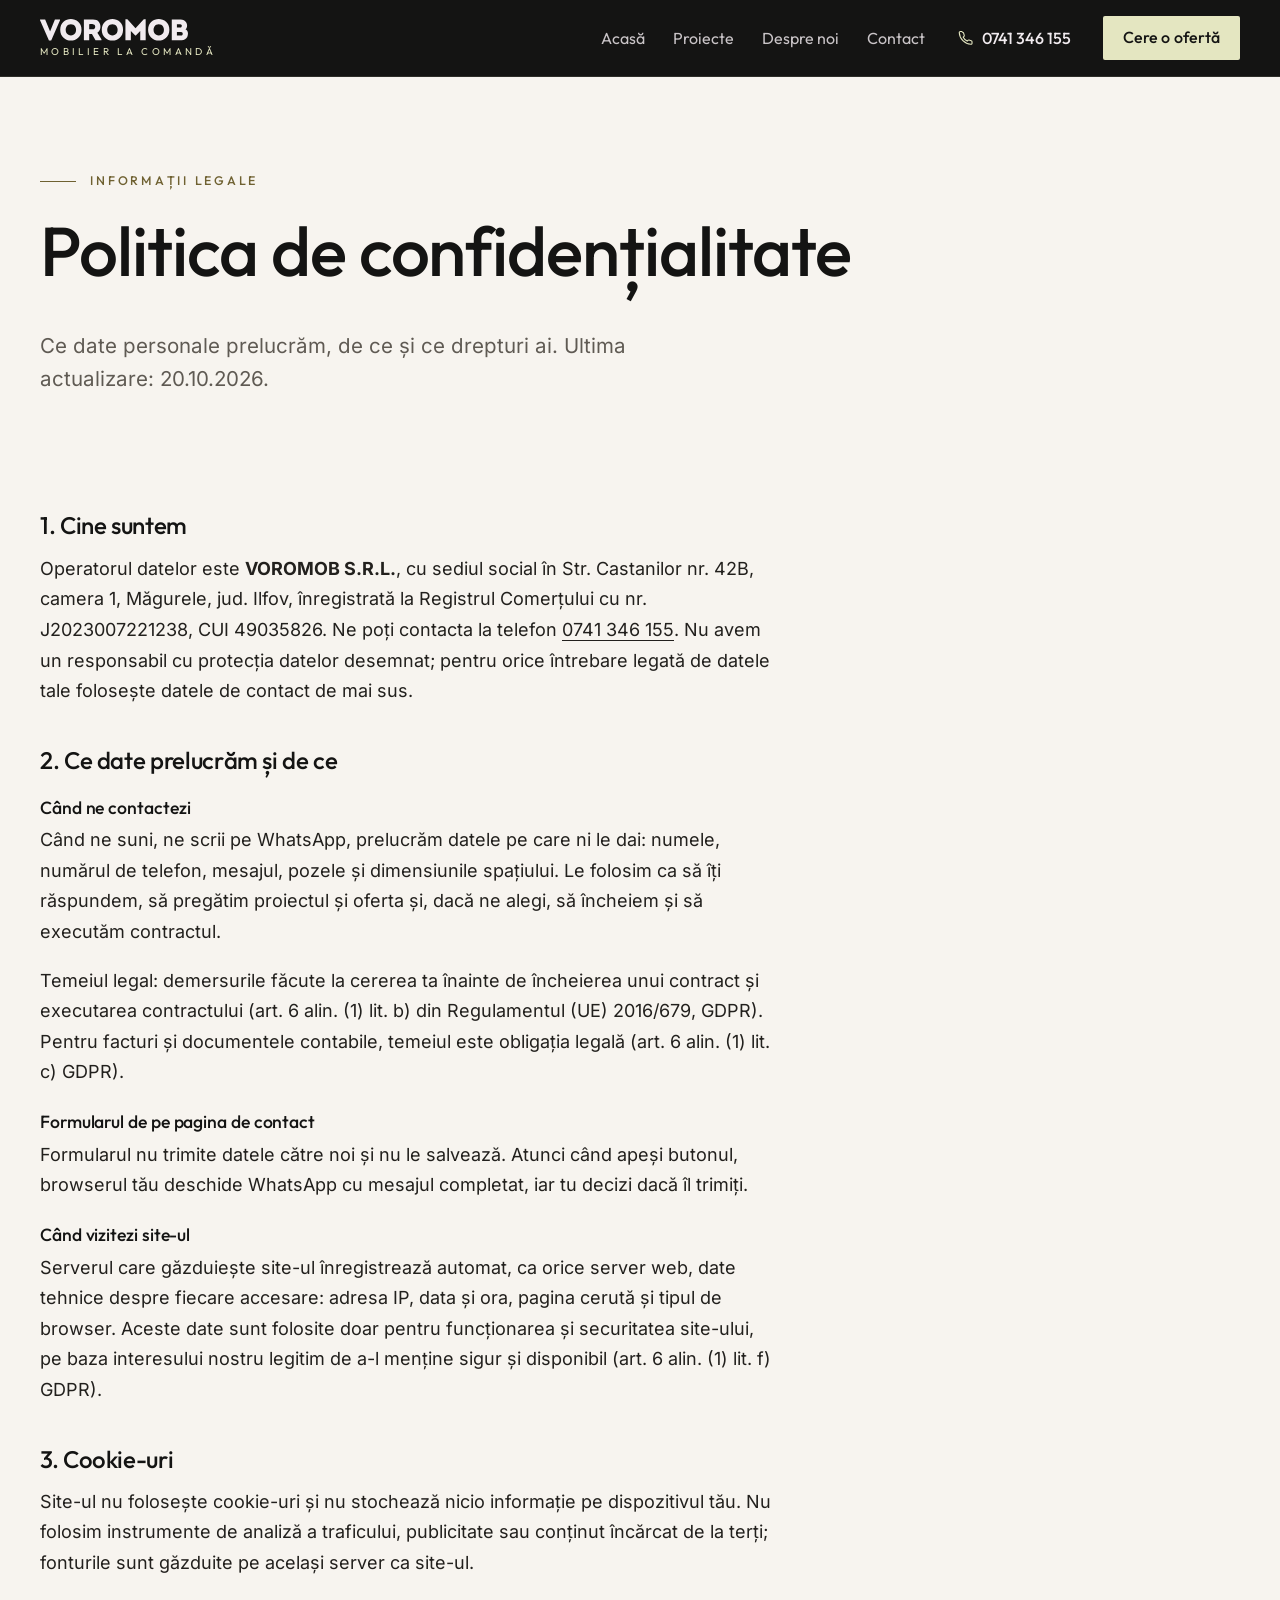
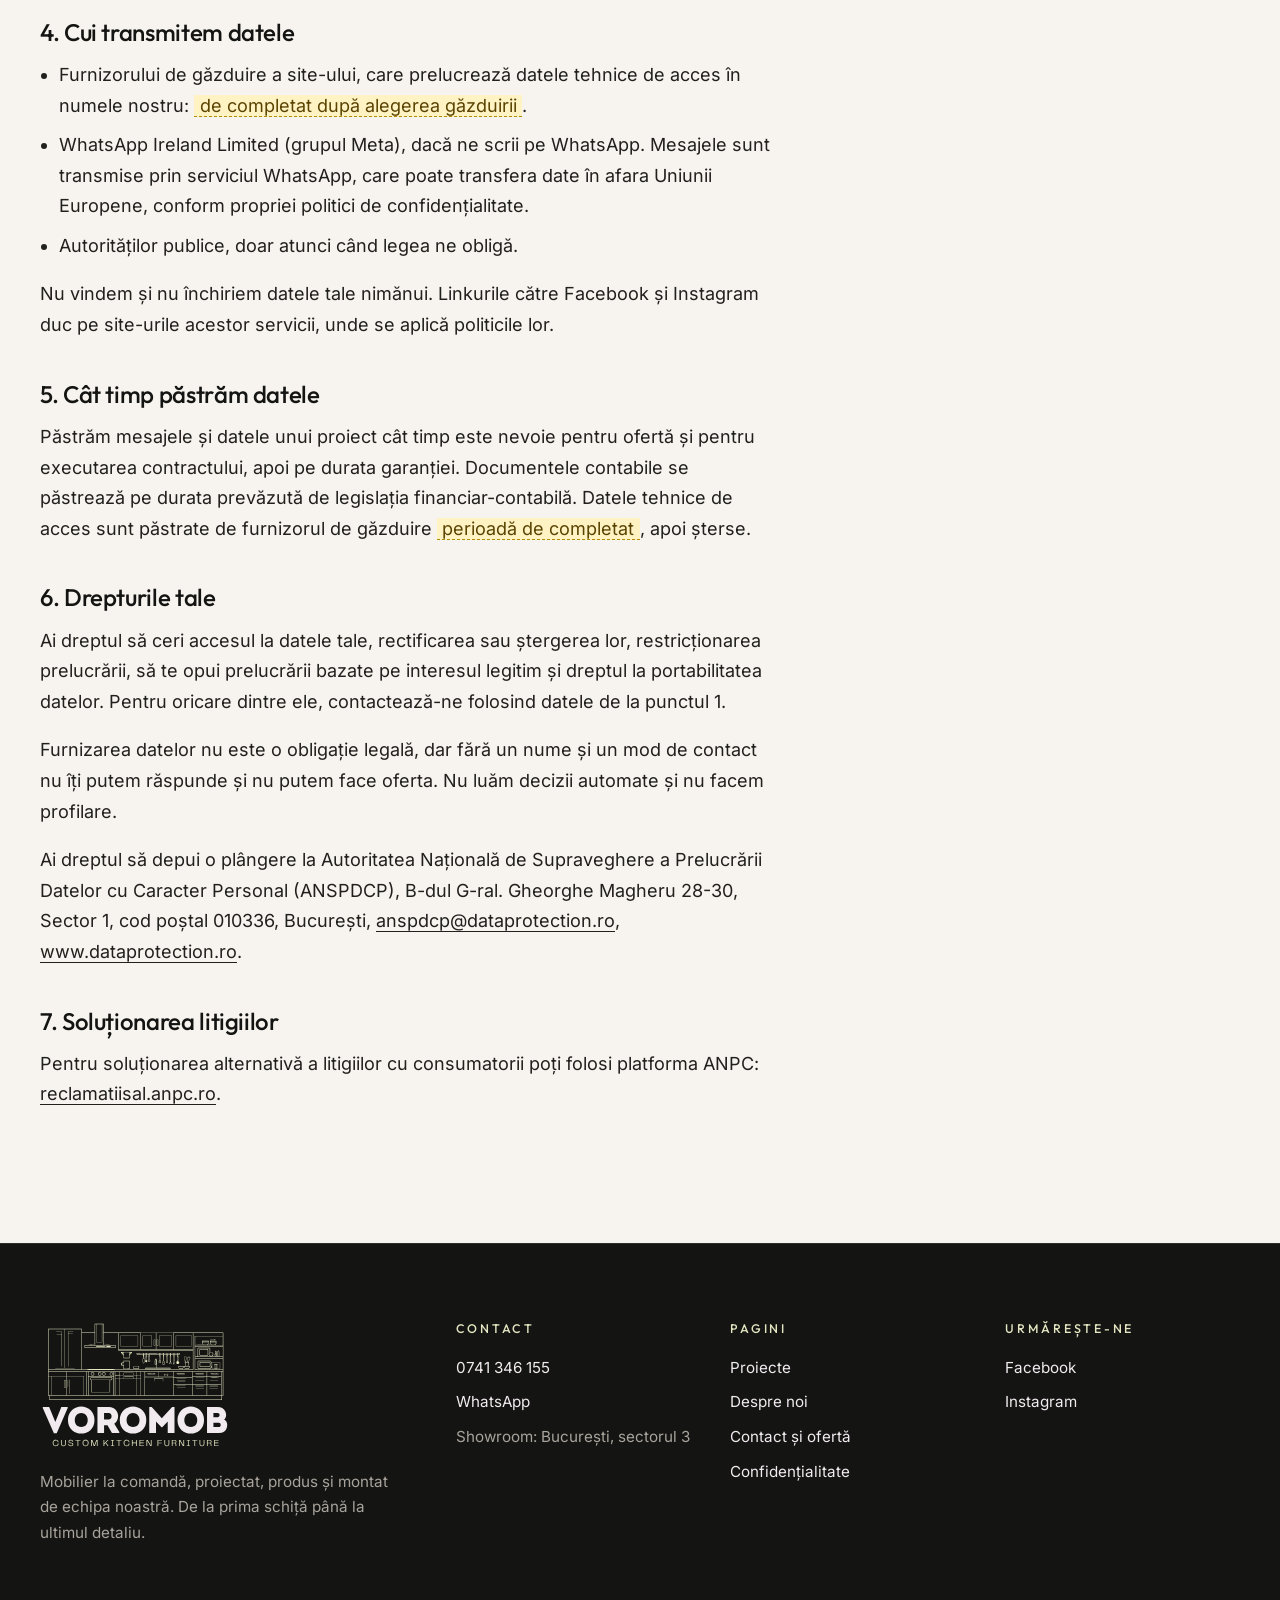
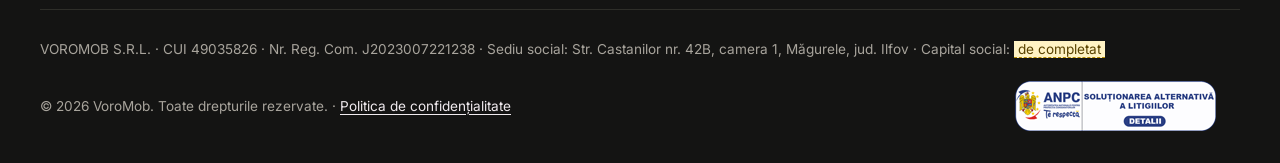
<file: confidentialitate.html>
<!doctype html>
<html lang="ro">
<head>
<meta charset="utf-8">
<meta name="viewport" content="width=device-width, initial-scale=1">
<title>Politica de confidențialitate | VoroMob</title>
<meta name="description" content="Cum prelucrează VOROMOB S.R.L. datele personale ale celor care vizitează site-ul sau ne contactează telefonic ori pe WhatsApp.">
<meta name="robots" content="noindex, nofollow">
<link rel="canonical" href="https://www.voromob.ro/confidentialitate.html">
<meta property="og:type" content="website">
<meta property="og:locale" content="ro_RO">
<meta property="og:site_name" content="VoroMob">
<meta property="og:title" content="Politica de confidențialitate | VoroMob">
<meta property="og:description" content="Cum prelucrează VOROMOB S.R.L. datele personale ale celor care vizitează site-ul sau ne contactează telefonic ori pe WhatsApp.">
<meta property="og:url" content="https://www.voromob.ro/confidentialitate.html">
<meta property="og:image" content="https://www.voromob.ro/img/og-image.jpg">
<meta property="og:image:width" content="1200">
<meta property="og:image:height" content="630">
<meta name="theme-color" content="#141413">
<link rel="icon" href="favicon.svg" type="image/svg+xml">
<link rel="apple-touch-icon" href="img/apple-touch-icon.png">
<link rel="preload" href="fonts/outfit-var-latin.woff2" as="font" type="font/woff2" crossorigin>
<link rel="preload" href="fonts/inter-var-latin.woff2" as="font" type="font/woff2" crossorigin>
<link rel="stylesheet" href="css/style.css">
</head>
<body class="page-confidentialitate">
<a class="skip-link" href="#main">Sari la conținut</a>

<header class="site-header">
  <div class="wrap header-bar">
    <a class="brand" href="index.html" aria-label="VoroMob, pagina principală">
<svg class="wordmark" xmlns="http://www.w3.org/2000/svg" viewBox="542 2121 2646 386" aria-hidden="true" focusable="false"><path fill="currentColor" d="M633.4 2127.8L720.4 2337.9L723.1 2337.9L808 2127.8L899.2 2127.8L899.2 2142.2L741.6 2503.4L701.3 2503.4L542.2 2142.2L542.2 2127.8ZM633.4 2127.8M1283.8 2314C1283.8 2346.2 1278.4 2374.3 1267.6 2398.4C1256.8 2422.4 1242.4 2442.5 1224.4 2458.6C1206.3 2474.7 1186 2486.8 1163.4 2494.9C1140.7 2503.1 1117.4 2507.1 1093.3 2507.1C1069.3 2507.1 1046 2503.1 1023.3 2494.9C1000.7 2486.8 980.4 2474.7 962.3 2458.6C944.3 2442.5 929.9 2422.4 919.1 2398.4C908.3 2374.3 902.9 2346.2 902.9 2314C902.9 2281.9 908.3 2253.7 919.1 2229.7C929.9 2205.6 944.3 2185.6 962.3 2169.5C980.4 2153.4 1000.7 2141.4 1023.3 2133.4C1046 2125.5 1069.3 2121.5 1093.3 2121.5C1117.4 2121.5 1140.7 2125.5 1163.4 2133.4C1186 2141.4 1206.3 2153.4 1224.4 2169.5C1242.4 2185.6 1256.8 2205.6 1267.6 2229.7C1278.4 2253.7 1283.8 2281.9 1283.8 2314ZM1000.5 2314C1000.5 2336.3 1005 2355 1014 2370C1023.1 2385 1034.6 2396.3 1048.8 2403.7C1062.9 2411.1 1077.9 2414.8 1093.6 2414.8C1109.3 2414.8 1124.3 2411.1 1138.4 2403.7C1152.6 2396.3 1164.2 2385 1173.2 2370C1182.2 2355 1186.7 2336.3 1186.7 2314C1186.7 2291.8 1182.2 2273.2 1173.2 2258.3C1164.2 2243.5 1152.6 2232.3 1138.4 2224.9C1124.3 2217.5 1109.3 2213.8 1093.6 2213.8C1077.9 2213.8 1062.9 2217.5 1048.8 2224.9C1034.6 2232.3 1023.1 2243.5 1014 2258.3C1005 2273.2 1000.5 2291.8 1000.5 2314ZM1000.5 2314.0M1567.6 2367.6L1640.3 2485.4L1640.3 2499.2L1534.2 2499.2L1470.5 2389.9L1421.2 2389.9L1421.2 2499.2C1405.3 2499.2 1389.3 2499.2 1373.4 2499.2C1357.5 2499.2 1341.8 2499.2 1326.2 2499.2C1326.2 2437.3 1326.2 2375.4 1326.2 2313.5C1326.2 2251.6 1326.2 2189.7 1326.2 2127.8C1353.1 2127.8 1380.2 2127.8 1407.6 2127.8C1435.1 2127.8 1462.2 2127.8 1489.1 2127.8C1513.5 2127.8 1534.5 2132.3 1552.2 2141.1C1569.9 2149.9 1584.2 2161.6 1595.2 2176.1C1606.1 2190.6 1613.8 2206.6 1618.2 2224.1C1622.7 2241.6 1623.7 2259.4 1621.4 2277.4C1619.1 2295.5 1613.5 2312.4 1604.4 2328.1C1595.4 2343.8 1583.1 2357 1567.6 2367.6ZM1489.1 2305.5C1499.3 2305.5 1507.6 2302.4 1514 2296.3C1520.4 2290.1 1524.7 2282.4 1527 2273.2C1529.3 2264 1529.4 2254.8 1527.3 2245.6C1525.1 2236.4 1521 2228.6 1514.8 2222.3C1508.6 2215.9 1500 2212.7 1489.1 2212.7C1478.1 2212.4 1466.9 2212.3 1455.4 2212.4C1443.9 2212.6 1432.5 2212.7 1421.2 2212.7C1421.2 2227.9 1421.2 2243.5 1421.2 2259.4C1421.2 2275.3 1421.2 2290.7 1421.2 2305.5ZM1489.1 2305.5M2027 2314C2027 2346.2 2021.6 2374.3 2010.8 2398.4C2000 2422.4 1985.6 2442.5 1967.5 2458.6C1949.5 2474.7 1929.2 2486.8 1906.5 2494.9C1883.9 2503.1 1860.6 2507.1 1836.5 2507.1C1812.5 2507.1 1789.1 2503.1 1766.5 2494.9C1743.9 2486.8 1723.5 2474.7 1705.5 2458.6C1687.5 2442.5 1673.1 2422.4 1662.3 2398.4C1651.5 2374.3 1646.1 2346.2 1646.1 2314C1646.1 2281.9 1651.5 2253.7 1662.3 2229.7C1673.1 2205.6 1687.5 2185.6 1705.5 2169.5C1723.5 2153.4 1743.9 2141.4 1766.5 2133.4C1789.1 2125.5 1812.5 2121.5 1836.5 2121.5C1860.6 2121.5 1883.9 2125.5 1906.5 2133.4C1929.2 2141.4 1949.5 2153.4 1967.5 2169.5C1985.6 2185.6 2000 2205.6 2010.8 2229.7C2021.6 2253.7 2027 2281.9 2027 2314ZM1743.7 2314C1743.7 2336.3 1748.2 2355 1757.2 2370C1766.2 2385 1777.8 2396.3 1792 2403.7C1806.1 2411.1 1821.1 2414.8 1836.8 2414.8C1852.5 2414.8 1867.5 2411.1 1881.6 2403.7C1895.8 2396.3 1907.3 2385 1916.4 2370C1925.4 2355 1929.9 2336.3 1929.9 2314C1929.9 2291.8 1925.4 2273.2 1916.4 2258.3C1907.3 2243.5 1895.8 2232.3 1881.6 2224.9C1867.5 2217.5 1852.5 2213.8 1836.8 2213.8C1821.1 2213.8 1806.1 2217.5 1792 2224.9C1777.8 2232.3 1766.2 2243.5 1757.2 2258.3C1748.2 2273.2 1743.7 2291.8 1743.7 2314ZM1743.7 2314.0M2249.8 2288L2397.8 2126.8L2431.7 2126.8L2431.7 2499.2C2415.4 2499.2 2399.3 2499.2 2383.2 2499.2C2367.1 2499.2 2350.9 2499.2 2334.6 2499.2L2334.6 2333.7L2255.6 2416.4L2245 2416.4L2166.5 2333.7L2166.5 2499.2C2150.2 2499.2 2134 2499.2 2117.9 2499.2C2101.8 2499.2 2085.7 2499.2 2069.4 2499.2L2069.4 2126.8L2104.4 2126.8ZM2249.8 2288.0M2855.6 2314C2855.6 2346.2 2850.2 2374.3 2839.4 2398.4C2828.6 2422.4 2814.2 2442.5 2796.1 2458.6C2778.1 2474.7 2757.8 2486.8 2735.1 2494.9C2712.5 2503.1 2689.2 2507.1 2665.1 2507.1C2641.1 2507.1 2617.7 2503.1 2595.1 2494.9C2572.5 2486.8 2552.1 2474.7 2534.1 2458.6C2516.1 2442.5 2501.6 2422.4 2490.9 2398.4C2480.1 2374.3 2474.7 2346.2 2474.7 2314C2474.7 2281.9 2480.1 2253.7 2490.9 2229.7C2501.6 2205.6 2516.1 2185.6 2534.1 2169.5C2552.1 2153.4 2572.5 2141.4 2595.1 2133.4C2617.7 2125.5 2641.1 2121.5 2665.1 2121.5C2689.2 2121.5 2712.5 2125.5 2735.1 2133.4C2757.8 2141.4 2778.1 2153.4 2796.1 2169.5C2814.2 2185.6 2828.6 2205.6 2839.4 2229.7C2850.2 2253.7 2855.6 2281.9 2855.6 2314ZM2572.3 2314C2572.3 2336.3 2576.8 2355 2585.8 2370C2594.8 2385 2606.4 2396.3 2620.6 2403.7C2634.7 2411.1 2649.6 2414.8 2665.4 2414.8C2681.1 2414.8 2696.1 2411.1 2710.2 2403.7C2724.3 2396.3 2735.9 2385 2744.9 2370C2754 2355 2758.5 2336.3 2758.5 2314C2758.5 2291.8 2754 2273.2 2744.9 2258.3C2735.9 2243.5 2724.3 2232.3 2710.2 2224.9C2696.1 2217.5 2681.1 2213.8 2665.4 2213.8C2649.6 2213.8 2634.7 2217.5 2620.6 2224.9C2606.4 2232.3 2594.8 2243.5 2585.8 2258.3C2576.8 2273.2 2572.3 2291.8 2572.3 2314ZM2572.3 2314.0M3172.8 2241.9C3172.8 2252.9 3170.2 2264.4 3165.1 2276.6C3160 2288.8 3152.8 2298.6 3143.6 2306.1C3158.8 2313.9 3170 2324.3 3177.3 2337.4C3184.5 2350.5 3188.2 2365.3 3188.2 2381.9C3188.2 2403.5 3183.7 2423.1 3174.9 2440.8C3166.1 2458.5 3153.1 2472.6 3136.2 2483.3C3119.2 2493.9 3098 2499.2 3072.5 2499.2L2898.5 2499.2L2898.5 2127.8L3057.1 2127.8C3078.7 2127.8 3098.2 2132.9 3115.5 2143C3132.8 2153 3146.7 2166.7 3157.1 2183.8C3167.6 2201 3172.8 2220.3 3172.8 2241.9ZM3065.6 2351.7L2990.3 2351.7L2990.3 2414.8L3066.2 2414.8C3075.7 2414.8 3082.8 2411.6 3087.6 2405.3C3092.4 2398.9 3094.7 2391.6 3094.5 2383.3C3094.3 2374.9 3091.9 2367.6 3087.1 2361.2C3082.3 2354.9 3075.2 2351.7 3065.6 2351.7ZM3049.7 2212.7L2990.3 2212.7L2990.3 2272.7L3050.2 2272.7C3059.8 2272.7 3066.9 2269.6 3071.5 2263.6C3076.1 2257.6 3078.4 2250.6 3078.4 2242.7C3078.4 2234.7 3076 2227.7 3071.2 2221.7C3066.4 2215.7 3059.3 2212.7 3049.7 2212.7ZM3049.7 2212.7"/></svg>      <span class="brand-tag">Mobilier la comandă</span>
    </a>
    <button class="nav-toggle" type="button" aria-expanded="false" aria-controls="site-nav">
      <span class="nav-toggle-bars" aria-hidden="true"></span><span class="visually-hidden">Meniu</span>
    </button>
    <nav id="site-nav" class="site-nav" aria-label="Meniu principal">
      <ul>
        <li><a href="index.html">Acasă</a></li>
        <li><a href="proiecte.html">Proiecte</a></li>
        <li><a href="despre.html">Despre noi</a></li>
        <li><a href="contact.html">Contact</a></li>
      </ul>
      <a class="nav-phone" href="tel:+40741346155"><svg class="ico" viewBox="0 0 24 24" aria-hidden="true" focusable="false"><path fill="none" stroke="currentColor" stroke-width="1.5" d="M6.6 3.5h-2a1.5 1.5 0 0 0-1.5 1.6 16.9 16.9 0 0 0 15.8 15.8 1.5 1.5 0 0 0 1.6-1.5v-2a1.5 1.5 0 0 0-1.1-1.4l-3-.9a1.5 1.5 0 0 0-1.5.4l-1 1a12.4 12.4 0 0 1-5.4-5.4l1-1a1.5 1.5 0 0 0 .4-1.5l-.9-3a1.5 1.5 0 0 0-1.4-1.1Z"/></svg>0741 346 155</a>
      <a class="btn btn-gold nav-cta" href="contact.html">Cere o ofertă</a>
    </nav>
  </div>
</header>

<main id="main">
<section class="page-head">
  <div class="wrap">
    <p class="eyebrow">Informații legale</p>
    <h1>Politica de confidențialitate</h1>
    <p class="lead">Ce date personale prelucrăm, de ce și ce drepturi ai. Ultima actualizare: 20.10.2026.</p>
  </div>
</section>

<section class="section section-tight">
  <div class="wrap"><div class="legal prose">
    <h2>1. Cine suntem</h2>
    <p>Operatorul datelor este <strong>VOROMOB S.R.L.</strong>, cu sediul social în Str. Castanilor nr. 42B, camera 1, Măgurele, jud. Ilfov, înregistrată la Registrul Comerțului cu nr. J2023007221238, CUI 49035826. Ne poți contacta la telefon <a href="tel:+40741346155">0741 346 155</a>. Nu avem un responsabil cu protecția datelor desemnat; pentru orice întrebare legată de datele tale folosește datele de contact de mai sus.</p>

    <h2>2. Ce date prelucrăm și de ce</h2>
    <h3>Când ne contactezi</h3>
    <p>Când ne suni, ne scrii pe WhatsApp, prelucrăm datele pe care ni le dai: numele, numărul de telefon, mesajul, pozele și dimensiunile spațiului. Le folosim ca să îți răspundem, să pregătim proiectul și oferta și, dacă ne alegi, să încheiem și să executăm contractul.</p>
    <p>Temeiul legal: demersurile făcute la cererea ta înainte de încheierea unui contract și executarea contractului (art. 6 alin. (1) lit. b) din Regulamentul (UE) 2016/679, GDPR). Pentru facturi și documentele contabile, temeiul este obligația legală (art. 6 alin. (1) lit. c) GDPR).</p>
    <h3>Formularul de pe pagina de contact</h3>
    <p>Formularul nu trimite datele către noi și nu le salvează. Atunci când apeși butonul, browserul tău deschide WhatsApp cu mesajul completat, iar tu decizi dacă îl trimiți.</p>
    <h3>Când vizitezi site-ul</h3>
    <p>Serverul care găzduiește site-ul înregistrează automat, ca orice server web, date tehnice despre fiecare accesare: adresa IP, data și ora, pagina cerută și tipul de browser. Aceste date sunt folosite doar pentru funcționarea și securitatea site-ului, pe baza interesului nostru legitim de a-l menține sigur și disponibil (art. 6 alin. (1) lit. f) GDPR).</p>

    <h2>3. Cookie-uri</h2>
    <p>Site-ul nu folosește cookie-uri și nu stochează nicio informație pe dispozitivul tău. Nu folosim instrumente de analiză a traficului, publicitate sau conținut încărcat de la terți; fonturile sunt găzduite pe același server ca site-ul.</p>

    <h2>4. Cui transmitem datele</h2>
    <ul>
      <li>Furnizorului de găzduire a site-ului, care prelucrează datele tehnice de acces în numele nostru: <span class="todo">de completat după alegerea găzduirii</span>.</li>
      <li>WhatsApp Ireland Limited (grupul Meta), dacă ne scrii pe WhatsApp. Mesajele sunt transmise prin serviciul WhatsApp, care poate transfera date în afara Uniunii Europene, conform propriei politici de confidențialitate.</li>
      <li>Autorităților publice, doar atunci când legea ne obligă.</li>
    </ul>
    <p>Nu vindem și nu închiriem datele tale nimănui. Linkurile către Facebook și Instagram duc pe site-urile acestor servicii, unde se aplică politicile lor.</p>

    <h2>5. Cât timp păstrăm datele</h2>
    <p>Păstrăm mesajele și datele unui proiect cât timp este nevoie pentru ofertă și pentru executarea contractului, apoi pe durata garanției. Documentele contabile se păstrează pe durata prevăzută de legislația financiar-contabilă. Datele tehnice de acces sunt păstrate de furnizorul de găzduire <span class="todo">perioadă de completat</span>, apoi șterse.</p>

    <h2>6. Drepturile tale</h2>
    <p>Ai dreptul să ceri accesul la datele tale, rectificarea sau ștergerea lor, restricționarea prelucrării, să te opui prelucrării bazate pe interesul legitim și dreptul la portabilitatea datelor. Pentru oricare dintre ele, contactează-ne folosind datele de la punctul 1.</p>
    <p>Furnizarea datelor nu este o obligație legală, dar fără un nume și un mod de contact nu îți putem răspunde și nu putem face oferta. Nu luăm decizii automate și nu facem profilare.</p>
    <p>Ai dreptul să depui o plângere la Autoritatea Națională de Supraveghere a Prelucrării Datelor cu Caracter Personal (ANSPDCP), B-dul G-ral. Gheorghe Magheru 28-30, Sector 1, cod poștal 010336, București, <a href="mailto:anspdcp@dataprotection.ro">anspdcp@dataprotection.ro</a>, <a href="https://www.dataprotection.ro" rel="noopener" target="_blank">www.dataprotection.ro</a>.</p>

    <h2>7. Soluționarea litigiilor</h2>
    <p>Pentru soluționarea alternativă a litigiilor cu consumatorii poți folosi platforma ANPC: <a href="https://reclamatiisal.anpc.ro" rel="noopener" target="_blank">reclamatiisal.anpc.ro</a>.</p>
  </div></div>
</section>
</main>

<footer class="site-footer">
  <div class="wrap footer-grid">
    <div class="footer-brand">
      <img src="img/logo.svg" width="200" height="134" alt="VoroMob, custom kitchen furniture" loading="lazy">
      <p>Mobilier la comandă, proiectat, produs și montat de echipa noastră. De la prima schiță până la ultimul detaliu.</p>
    </div>
    <div>
      <h2 class="footer-title">Contact</h2>
      <ul class="footer-list">
        <li><a href="tel:+40741346155">0741 346 155</a></li>
        <li><a href="https://wa.me/40741346155" rel="noopener" target="_blank">WhatsApp</a></li>
        <li>Showroom: București, sectorul 3</li>
      </ul>
    </div>
    <div>
      <h2 class="footer-title">Pagini</h2>
      <ul class="footer-list">
        <li><a href="proiecte.html">Proiecte</a></li>
        <li><a href="despre.html">Despre noi</a></li>
        <li><a href="contact.html">Contact și ofertă</a></li>
        <li><a href="confidentialitate.html">Confidențialitate</a></li>
      </ul>
    </div>
    <div>
      <h2 class="footer-title">Urmărește-ne</h2>
      <ul class="footer-list">
        <li><a href="https://www.facebook.com/VoroMob/" rel="noopener" target="_blank">Facebook</a></li>
        <li><a href="https://www.instagram.com/voromob/" rel="noopener" target="_blank">Instagram</a></li>
      </ul>
    </div>
  </div>
  <div class="wrap footer-legal">
    <p class="company-data">
      VOROMOB S.R.L. · CUI 49035826 · Nr. Reg. Com. J2023007221238 · Sediu social: Str. Castanilor nr. 42B, camera 1, Măgurele, jud. Ilfov ·
      Capital social: <span class="todo">de completat</span>    </p>
    <div class="footer-bottom">
      <p>© 2026 VoroMob. Toate drepturile rezervate. · <a href="confidentialitate.html">Politica de confidențialitate</a></p>
      <a class="anpc-sal" href="https://reclamatiisal.anpc.ro" rel="noopener" target="_blank">
        <img src="img/anpc-sal.png" width="250" height="50" alt="ANPC – Soluționarea alternativă a litigiilor" loading="lazy">
      </a>
    </div>
  </div>
</footer>
<script src="js/main.js" defer></script>
</body>
</html>
</file>
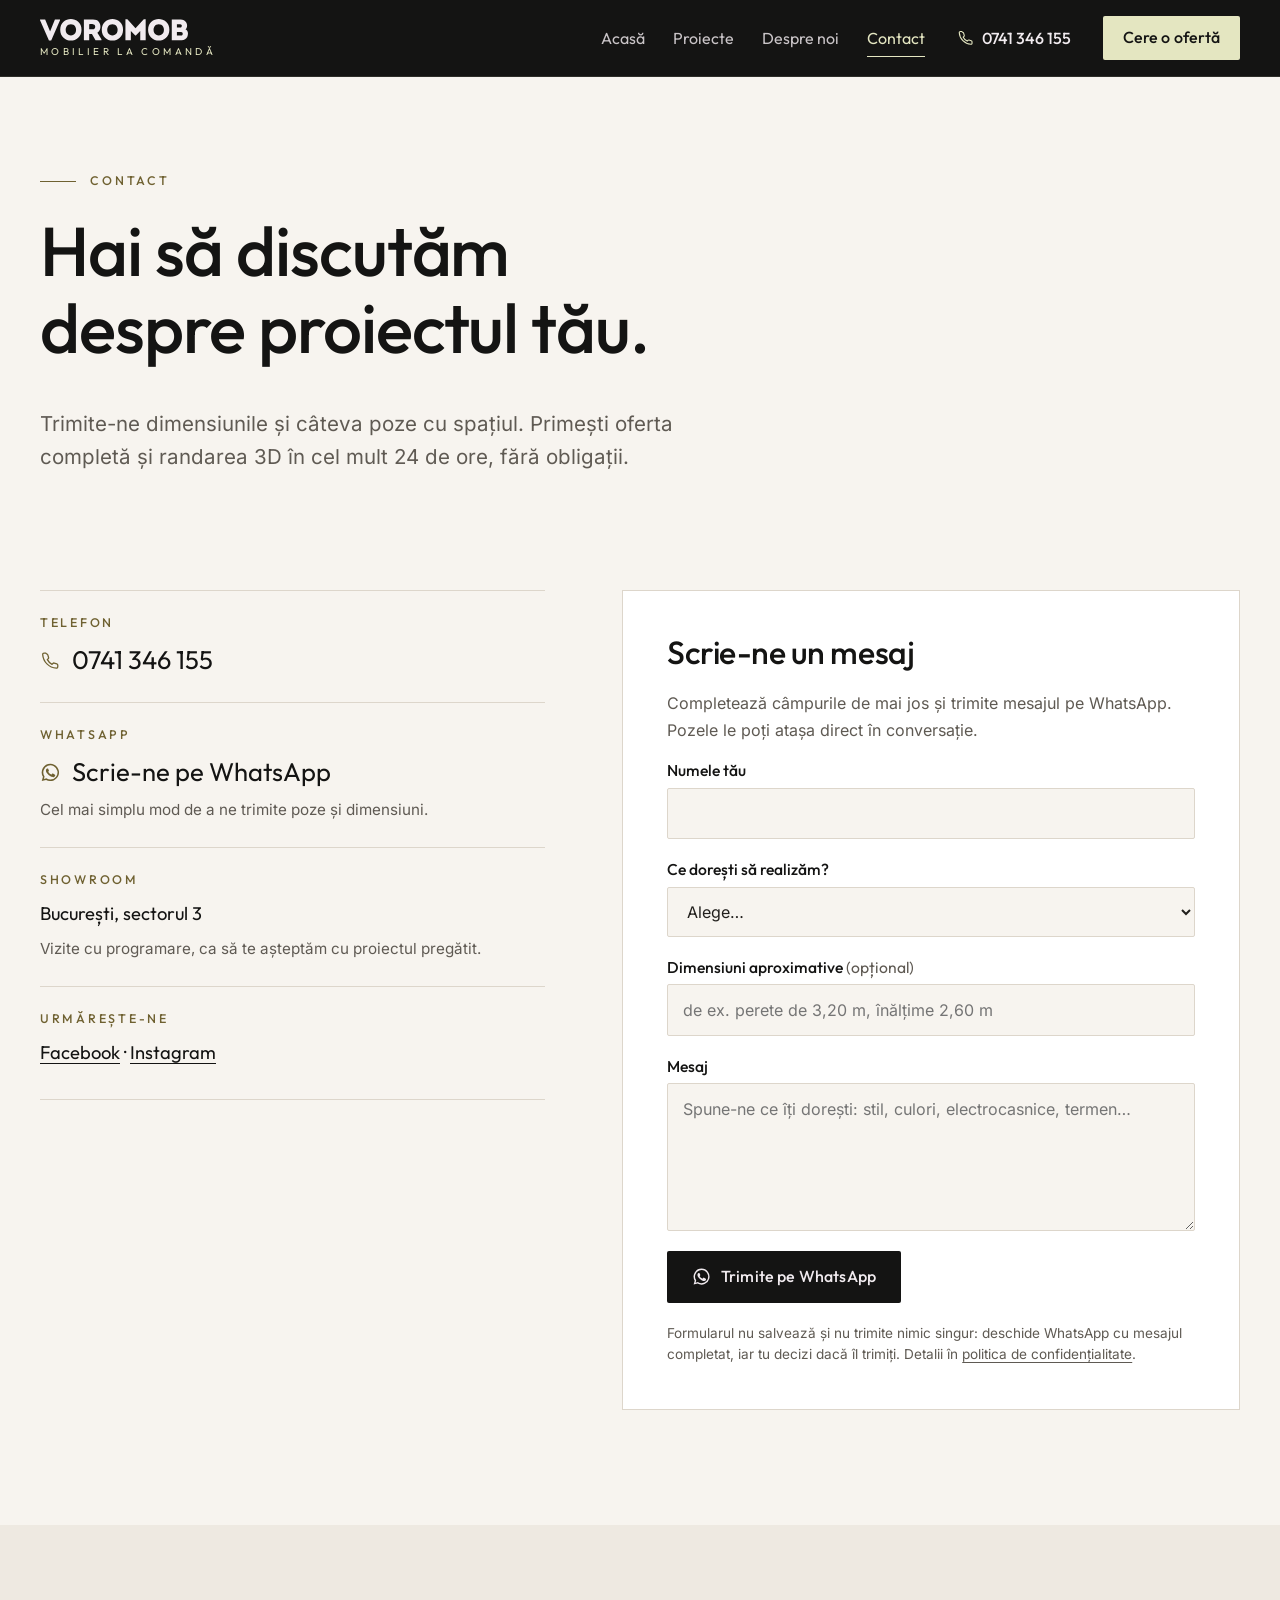
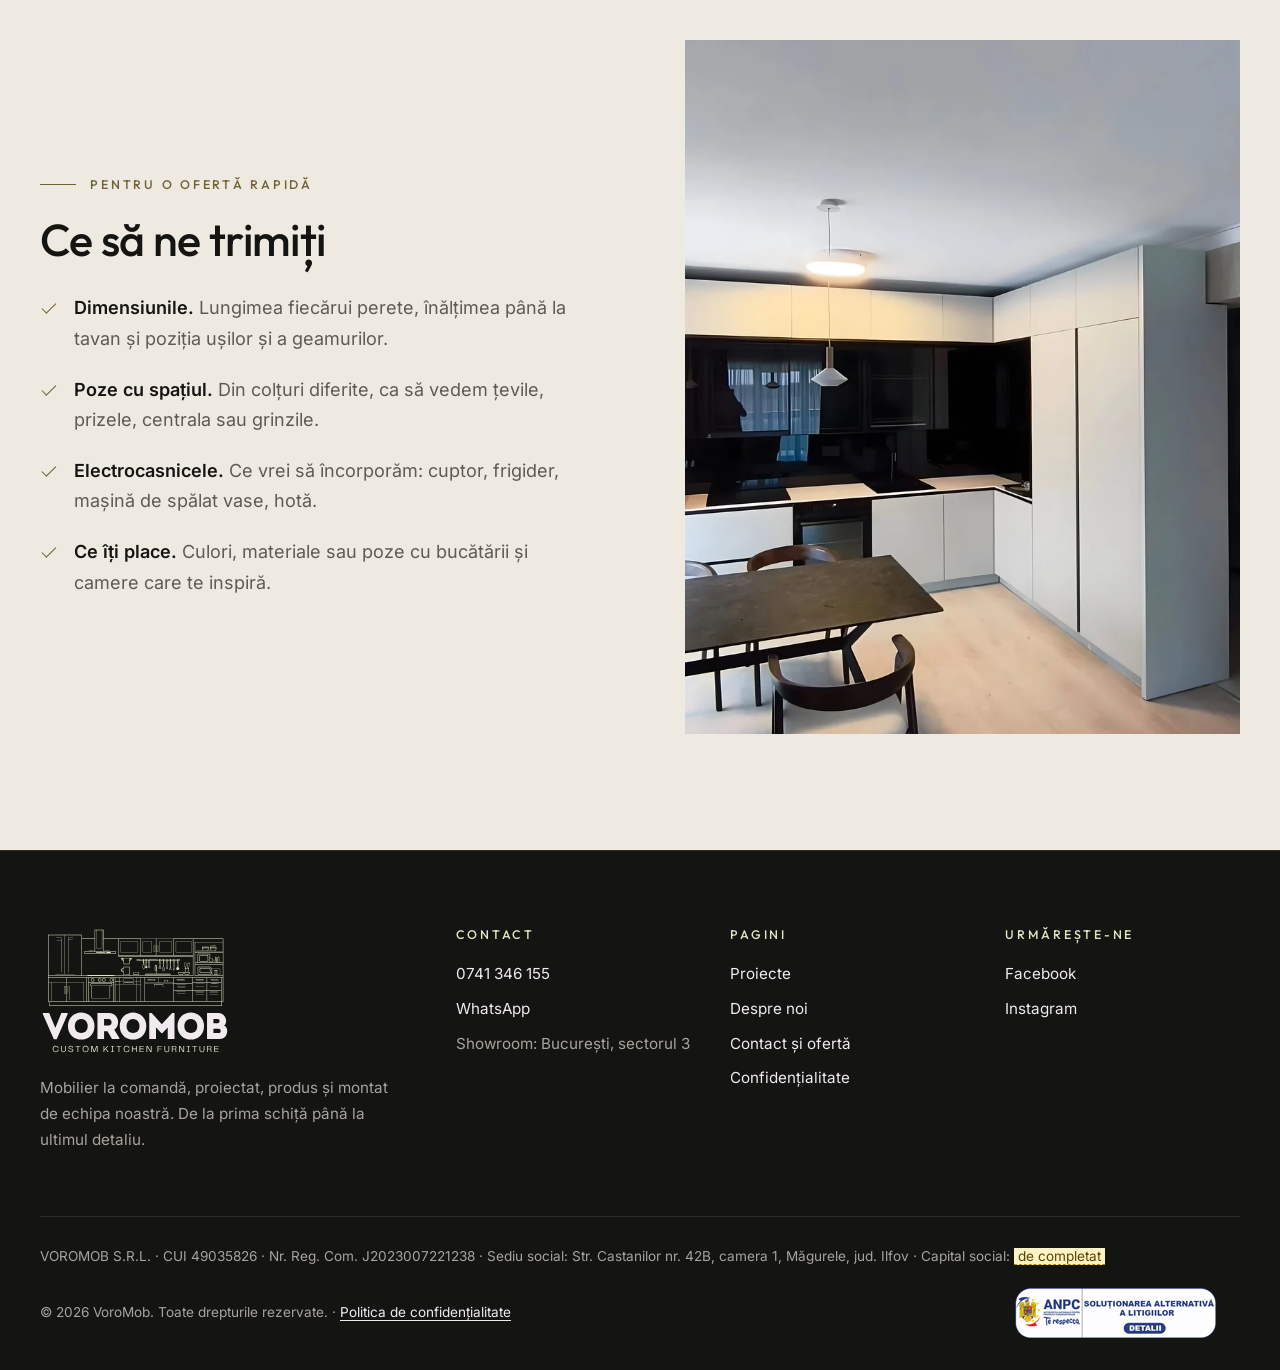
<file: contact.html>
<!doctype html>
<html lang="ro">
<head>
<meta charset="utf-8">
<meta name="viewport" content="width=device-width, initial-scale=1">
<title>Contact și cerere de ofertă | VoroMob</title>
<meta name="description" content="Cere o ofertă pentru mobilier la comandă: sună-ne la 0741 346 155 sau scrie-ne pe WhatsApp cu dimensiunile și o poză a spațiului. Randare 3D gratuită.">
<meta name="robots" content="noindex, nofollow">
<link rel="canonical" href="https://www.voromob.ro/contact.html">
<meta property="og:type" content="website">
<meta property="og:locale" content="ro_RO">
<meta property="og:site_name" content="VoroMob">
<meta property="og:title" content="Contact și cerere de ofertă | VoroMob">
<meta property="og:description" content="Cere o ofertă pentru mobilier la comandă: sună-ne la 0741 346 155 sau scrie-ne pe WhatsApp cu dimensiunile și o poză a spațiului. Randare 3D gratuită.">
<meta property="og:url" content="https://www.voromob.ro/contact.html">
<meta property="og:image" content="https://www.voromob.ro/img/og-image.jpg">
<meta property="og:image:width" content="1200">
<meta property="og:image:height" content="630">
<meta name="theme-color" content="#141413">
<link rel="icon" href="favicon.svg" type="image/svg+xml">
<link rel="apple-touch-icon" href="img/apple-touch-icon.png">
<link rel="preload" href="fonts/outfit-var-latin.woff2" as="font" type="font/woff2" crossorigin>
<link rel="preload" href="fonts/inter-var-latin.woff2" as="font" type="font/woff2" crossorigin>
<link rel="stylesheet" href="css/style.css">
</head>
<body class="page-contact">
<a class="skip-link" href="#main">Sari la conținut</a>

<header class="site-header">
  <div class="wrap header-bar">
    <a class="brand" href="index.html" aria-label="VoroMob, pagina principală">
<svg class="wordmark" xmlns="http://www.w3.org/2000/svg" viewBox="542 2121 2646 386" aria-hidden="true" focusable="false"><path fill="currentColor" d="M633.4 2127.8L720.4 2337.9L723.1 2337.9L808 2127.8L899.2 2127.8L899.2 2142.2L741.6 2503.4L701.3 2503.4L542.2 2142.2L542.2 2127.8ZM633.4 2127.8M1283.8 2314C1283.8 2346.2 1278.4 2374.3 1267.6 2398.4C1256.8 2422.4 1242.4 2442.5 1224.4 2458.6C1206.3 2474.7 1186 2486.8 1163.4 2494.9C1140.7 2503.1 1117.4 2507.1 1093.3 2507.1C1069.3 2507.1 1046 2503.1 1023.3 2494.9C1000.7 2486.8 980.4 2474.7 962.3 2458.6C944.3 2442.5 929.9 2422.4 919.1 2398.4C908.3 2374.3 902.9 2346.2 902.9 2314C902.9 2281.9 908.3 2253.7 919.1 2229.7C929.9 2205.6 944.3 2185.6 962.3 2169.5C980.4 2153.4 1000.7 2141.4 1023.3 2133.4C1046 2125.5 1069.3 2121.5 1093.3 2121.5C1117.4 2121.5 1140.7 2125.5 1163.4 2133.4C1186 2141.4 1206.3 2153.4 1224.4 2169.5C1242.4 2185.6 1256.8 2205.6 1267.6 2229.7C1278.4 2253.7 1283.8 2281.9 1283.8 2314ZM1000.5 2314C1000.5 2336.3 1005 2355 1014 2370C1023.1 2385 1034.6 2396.3 1048.8 2403.7C1062.9 2411.1 1077.9 2414.8 1093.6 2414.8C1109.3 2414.8 1124.3 2411.1 1138.4 2403.7C1152.6 2396.3 1164.2 2385 1173.2 2370C1182.2 2355 1186.7 2336.3 1186.7 2314C1186.7 2291.8 1182.2 2273.2 1173.2 2258.3C1164.2 2243.5 1152.6 2232.3 1138.4 2224.9C1124.3 2217.5 1109.3 2213.8 1093.6 2213.8C1077.9 2213.8 1062.9 2217.5 1048.8 2224.9C1034.6 2232.3 1023.1 2243.5 1014 2258.3C1005 2273.2 1000.5 2291.8 1000.5 2314ZM1000.5 2314.0M1567.6 2367.6L1640.3 2485.4L1640.3 2499.2L1534.2 2499.2L1470.5 2389.9L1421.2 2389.9L1421.2 2499.2C1405.3 2499.2 1389.3 2499.2 1373.4 2499.2C1357.5 2499.2 1341.8 2499.2 1326.2 2499.2C1326.2 2437.3 1326.2 2375.4 1326.2 2313.5C1326.2 2251.6 1326.2 2189.7 1326.2 2127.8C1353.1 2127.8 1380.2 2127.8 1407.6 2127.8C1435.1 2127.8 1462.2 2127.8 1489.1 2127.8C1513.5 2127.8 1534.5 2132.3 1552.2 2141.1C1569.9 2149.9 1584.2 2161.6 1595.2 2176.1C1606.1 2190.6 1613.8 2206.6 1618.2 2224.1C1622.7 2241.6 1623.7 2259.4 1621.4 2277.4C1619.1 2295.5 1613.5 2312.4 1604.4 2328.1C1595.4 2343.8 1583.1 2357 1567.6 2367.6ZM1489.1 2305.5C1499.3 2305.5 1507.6 2302.4 1514 2296.3C1520.4 2290.1 1524.7 2282.4 1527 2273.2C1529.3 2264 1529.4 2254.8 1527.3 2245.6C1525.1 2236.4 1521 2228.6 1514.8 2222.3C1508.6 2215.9 1500 2212.7 1489.1 2212.7C1478.1 2212.4 1466.9 2212.3 1455.4 2212.4C1443.9 2212.6 1432.5 2212.7 1421.2 2212.7C1421.2 2227.9 1421.2 2243.5 1421.2 2259.4C1421.2 2275.3 1421.2 2290.7 1421.2 2305.5ZM1489.1 2305.5M2027 2314C2027 2346.2 2021.6 2374.3 2010.8 2398.4C2000 2422.4 1985.6 2442.5 1967.5 2458.6C1949.5 2474.7 1929.2 2486.8 1906.5 2494.9C1883.9 2503.1 1860.6 2507.1 1836.5 2507.1C1812.5 2507.1 1789.1 2503.1 1766.5 2494.9C1743.9 2486.8 1723.5 2474.7 1705.5 2458.6C1687.5 2442.5 1673.1 2422.4 1662.3 2398.4C1651.5 2374.3 1646.1 2346.2 1646.1 2314C1646.1 2281.9 1651.5 2253.7 1662.3 2229.7C1673.1 2205.6 1687.5 2185.6 1705.5 2169.5C1723.5 2153.4 1743.9 2141.4 1766.5 2133.4C1789.1 2125.5 1812.5 2121.5 1836.5 2121.5C1860.6 2121.5 1883.9 2125.5 1906.5 2133.4C1929.2 2141.4 1949.5 2153.4 1967.5 2169.5C1985.6 2185.6 2000 2205.6 2010.8 2229.7C2021.6 2253.7 2027 2281.9 2027 2314ZM1743.7 2314C1743.7 2336.3 1748.2 2355 1757.2 2370C1766.2 2385 1777.8 2396.3 1792 2403.7C1806.1 2411.1 1821.1 2414.8 1836.8 2414.8C1852.5 2414.8 1867.5 2411.1 1881.6 2403.7C1895.8 2396.3 1907.3 2385 1916.4 2370C1925.4 2355 1929.9 2336.3 1929.9 2314C1929.9 2291.8 1925.4 2273.2 1916.4 2258.3C1907.3 2243.5 1895.8 2232.3 1881.6 2224.9C1867.5 2217.5 1852.5 2213.8 1836.8 2213.8C1821.1 2213.8 1806.1 2217.5 1792 2224.9C1777.8 2232.3 1766.2 2243.5 1757.2 2258.3C1748.2 2273.2 1743.7 2291.8 1743.7 2314ZM1743.7 2314.0M2249.8 2288L2397.8 2126.8L2431.7 2126.8L2431.7 2499.2C2415.4 2499.2 2399.3 2499.2 2383.2 2499.2C2367.1 2499.2 2350.9 2499.2 2334.6 2499.2L2334.6 2333.7L2255.6 2416.4L2245 2416.4L2166.5 2333.7L2166.5 2499.2C2150.2 2499.2 2134 2499.2 2117.9 2499.2C2101.8 2499.2 2085.7 2499.2 2069.4 2499.2L2069.4 2126.8L2104.4 2126.8ZM2249.8 2288.0M2855.6 2314C2855.6 2346.2 2850.2 2374.3 2839.4 2398.4C2828.6 2422.4 2814.2 2442.5 2796.1 2458.6C2778.1 2474.7 2757.8 2486.8 2735.1 2494.9C2712.5 2503.1 2689.2 2507.1 2665.1 2507.1C2641.1 2507.1 2617.7 2503.1 2595.1 2494.9C2572.5 2486.8 2552.1 2474.7 2534.1 2458.6C2516.1 2442.5 2501.6 2422.4 2490.9 2398.4C2480.1 2374.3 2474.7 2346.2 2474.7 2314C2474.7 2281.9 2480.1 2253.7 2490.9 2229.7C2501.6 2205.6 2516.1 2185.6 2534.1 2169.5C2552.1 2153.4 2572.5 2141.4 2595.1 2133.4C2617.7 2125.5 2641.1 2121.5 2665.1 2121.5C2689.2 2121.5 2712.5 2125.5 2735.1 2133.4C2757.8 2141.4 2778.1 2153.4 2796.1 2169.5C2814.2 2185.6 2828.6 2205.6 2839.4 2229.7C2850.2 2253.7 2855.6 2281.9 2855.6 2314ZM2572.3 2314C2572.3 2336.3 2576.8 2355 2585.8 2370C2594.8 2385 2606.4 2396.3 2620.6 2403.7C2634.7 2411.1 2649.6 2414.8 2665.4 2414.8C2681.1 2414.8 2696.1 2411.1 2710.2 2403.7C2724.3 2396.3 2735.9 2385 2744.9 2370C2754 2355 2758.5 2336.3 2758.5 2314C2758.5 2291.8 2754 2273.2 2744.9 2258.3C2735.9 2243.5 2724.3 2232.3 2710.2 2224.9C2696.1 2217.5 2681.1 2213.8 2665.4 2213.8C2649.6 2213.8 2634.7 2217.5 2620.6 2224.9C2606.4 2232.3 2594.8 2243.5 2585.8 2258.3C2576.8 2273.2 2572.3 2291.8 2572.3 2314ZM2572.3 2314.0M3172.8 2241.9C3172.8 2252.9 3170.2 2264.4 3165.1 2276.6C3160 2288.8 3152.8 2298.6 3143.6 2306.1C3158.8 2313.9 3170 2324.3 3177.3 2337.4C3184.5 2350.5 3188.2 2365.3 3188.2 2381.9C3188.2 2403.5 3183.7 2423.1 3174.9 2440.8C3166.1 2458.5 3153.1 2472.6 3136.2 2483.3C3119.2 2493.9 3098 2499.2 3072.5 2499.2L2898.5 2499.2L2898.5 2127.8L3057.1 2127.8C3078.7 2127.8 3098.2 2132.9 3115.5 2143C3132.8 2153 3146.7 2166.7 3157.1 2183.8C3167.6 2201 3172.8 2220.3 3172.8 2241.9ZM3065.6 2351.7L2990.3 2351.7L2990.3 2414.8L3066.2 2414.8C3075.7 2414.8 3082.8 2411.6 3087.6 2405.3C3092.4 2398.9 3094.7 2391.6 3094.5 2383.3C3094.3 2374.9 3091.9 2367.6 3087.1 2361.2C3082.3 2354.9 3075.2 2351.7 3065.6 2351.7ZM3049.7 2212.7L2990.3 2212.7L2990.3 2272.7L3050.2 2272.7C3059.8 2272.7 3066.9 2269.6 3071.5 2263.6C3076.1 2257.6 3078.4 2250.6 3078.4 2242.7C3078.4 2234.7 3076 2227.7 3071.2 2221.7C3066.4 2215.7 3059.3 2212.7 3049.7 2212.7ZM3049.7 2212.7"/></svg>      <span class="brand-tag">Mobilier la comandă</span>
    </a>
    <button class="nav-toggle" type="button" aria-expanded="false" aria-controls="site-nav">
      <span class="nav-toggle-bars" aria-hidden="true"></span><span class="visually-hidden">Meniu</span>
    </button>
    <nav id="site-nav" class="site-nav" aria-label="Meniu principal">
      <ul>
        <li><a href="index.html">Acasă</a></li>
        <li><a href="proiecte.html">Proiecte</a></li>
        <li><a href="despre.html">Despre noi</a></li>
        <li><a href="contact.html" aria-current="page">Contact</a></li>
      </ul>
      <a class="nav-phone" href="tel:+40741346155"><svg class="ico" viewBox="0 0 24 24" aria-hidden="true" focusable="false"><path fill="none" stroke="currentColor" stroke-width="1.5" d="M6.6 3.5h-2a1.5 1.5 0 0 0-1.5 1.6 16.9 16.9 0 0 0 15.8 15.8 1.5 1.5 0 0 0 1.6-1.5v-2a1.5 1.5 0 0 0-1.1-1.4l-3-.9a1.5 1.5 0 0 0-1.5.4l-1 1a12.4 12.4 0 0 1-5.4-5.4l1-1a1.5 1.5 0 0 0 .4-1.5l-.9-3a1.5 1.5 0 0 0-1.4-1.1Z"/></svg>0741 346 155</a>
      <a class="btn btn-gold nav-cta" href="contact.html">Cere o ofertă</a>
    </nav>
  </div>
</header>

<main id="main">
<section class="page-head">
  <div class="wrap">
    <p class="eyebrow">Contact</p>
    <h1>Hai să discutăm despre proiectul tău.</h1>
    <p class="lead">Trimite-ne dimensiunile și câteva poze cu spațiul. Primești oferta completă și randarea 3D în cel mult 24 de ore, fără obligații.</p>
  </div>
</section>

<section class="section section-tight">
  <div class="wrap contact-grid">
    <div class="contact-ways">
      <ul class="ways">
        <li>
          <h2 class="way-title">Telefon</h2>
          <a class="way-big" href="tel:+40741346155"><svg class="ico" viewBox="0 0 24 24" aria-hidden="true" focusable="false"><path fill="none" stroke="currentColor" stroke-width="1.5" d="M6.6 3.5h-2a1.5 1.5 0 0 0-1.5 1.6 16.9 16.9 0 0 0 15.8 15.8 1.5 1.5 0 0 0 1.6-1.5v-2a1.5 1.5 0 0 0-1.1-1.4l-3-.9a1.5 1.5 0 0 0-1.5.4l-1 1a12.4 12.4 0 0 1-5.4-5.4l1-1a1.5 1.5 0 0 0 .4-1.5l-.9-3a1.5 1.5 0 0 0-1.4-1.1Z"/></svg>0741 346 155</a>
        </li>
        <li>
          <h2 class="way-title">WhatsApp</h2>
          <a class="way-big" href="https://wa.me/40741346155" rel="noopener" target="_blank"><svg class="ico" viewBox="0 0 24 24" aria-hidden="true" focusable="false"><path fill="currentColor" d="M12 2a10 10 0 0 0-8.6 15.1L2 22l5-1.3A10 10 0 1 0 12 2Zm0 18.2a8.2 8.2 0 0 1-4.2-1.2l-.3-.2-3 .8.8-2.9-.2-.3A8.2 8.2 0 1 1 12 20.2Zm4.5-6.1c-.2-.1-1.5-.7-1.7-.8-.2-.1-.4-.1-.6.1l-.8 1c-.1.2-.3.2-.5.1a6.7 6.7 0 0 1-3.3-2.9c-.3-.4.2-.4.7-1.4.1-.2 0-.3 0-.4l-.8-1.8c-.2-.5-.4-.4-.6-.4h-.5a1 1 0 0 0-.7.3 3 3 0 0 0-.9 2.2 5.2 5.2 0 0 0 1.1 2.7 11.9 11.9 0 0 0 4.6 4c1.7.7 2.3.8 3.2.7.5-.1 1.5-.6 1.7-1.2.2-.6.2-1.1.1-1.2l-.5-.3Z"/></svg>Scrie-ne pe WhatsApp</a>
          <p class="way-note">Cel mai simplu mod de a ne trimite poze și dimensiuni.</p>
        </li>
        <li>
          <h2 class="way-title">Showroom</h2>
          <p class="way-text">București, sectorul 3</p>
          <p class="way-note">Vizite cu programare, ca să te așteptăm cu proiectul pregătit.</p>
        </li>
        <li>
          <h2 class="way-title">Urmărește-ne</h2>
          <p class="way-text"><a href="https://www.facebook.com/VoroMob/" rel="noopener" target="_blank">Facebook</a> · <a href="https://www.instagram.com/voromob/" rel="noopener" target="_blank">Instagram</a></p>
        </li>
      </ul>
    </div>

    <div class="composer-box">
      <h2>Scrie-ne un mesaj</h2>
      <p class="composer-intro">Completează câmpurile de mai jos și trimite mesajul pe WhatsApp. Pozele le poți atașa direct în conversație.</p>
      <form class="composer" data-composer data-whatsapp="40741346155" novalidate>
        <div class="field">
          <label for="f-name">Numele tău</label>
          <input id="f-name" name="name" type="text" autocomplete="name" required>
        </div>
        <div class="field">
          <label for="f-type">Ce dorești să realizăm?</label>
          <select id="f-type" name="type">
            <option value="">Alege…</option>
            <option>Bucătărie</option>
            <option>Living sau birou</option>
            <option>Dressing sau dormitor</option>
            <option>Spațiu comercial</option>
            <option>Altceva</option>
          </select>
        </div>
        <div class="field">
          <label for="f-dims">Dimensiuni aproximative <span class="opt">(opțional)</span></label>
          <input id="f-dims" name="dims" type="text" placeholder="de ex. perete de 3,20 m, înălțime 2,60 m">
        </div>
        <div class="field">
          <label for="f-msg">Mesaj</label>
          <textarea id="f-msg" name="message" rows="5" required placeholder="Spune-ne ce îți dorești: stil, culori, electrocasnice, termen…"></textarea>
        </div>
        <p class="form-error" data-form-error hidden>Te rugăm să completezi numele și mesajul.</p>
        <div class="actions">
          <button class="btn btn-dark" type="submit" value="whatsapp"><svg class="ico" viewBox="0 0 24 24" aria-hidden="true" focusable="false"><path fill="currentColor" d="M12 2a10 10 0 0 0-8.6 15.1L2 22l5-1.3A10 10 0 1 0 12 2Zm0 18.2a8.2 8.2 0 0 1-4.2-1.2l-.3-.2-3 .8.8-2.9-.2-.3A8.2 8.2 0 1 1 12 20.2Zm4.5-6.1c-.2-.1-1.5-.7-1.7-.8-.2-.1-.4-.1-.6.1l-.8 1c-.1.2-.3.2-.5.1a6.7 6.7 0 0 1-3.3-2.9c-.3-.4.2-.4.7-1.4.1-.2 0-.3 0-.4l-.8-1.8c-.2-.5-.4-.4-.6-.4h-.5a1 1 0 0 0-.7.3 3 3 0 0 0-.9 2.2 5.2 5.2 0 0 0 1.1 2.7 11.9 11.9 0 0 0 4.6 4c1.7.7 2.3.8 3.2.7.5-.1 1.5-.6 1.7-1.2.2-.6.2-1.1.1-1.2l-.5-.3Z"/></svg> Trimite pe WhatsApp</button>
        </div>
        <p class="form-note">Formularul nu salvează și nu trimite nimic singur: deschide WhatsApp cu mesajul completat, iar tu decizi dacă îl trimiți. Detalii în <a href="confidentialitate.html">politica de confidențialitate</a>.</p>
      </form>
    </div>
  </div>
</section>

<section class="section section-alt">
  <div class="wrap split">
    <div class="split-text">
      <p class="eyebrow">Pentru o ofertă rapidă</p>
      <h2>Ce să ne trimiți</h2>
      <ul class="checks">
        <li><strong>Dimensiunile.</strong> Lungimea fiecărui perete, înălțimea până la tavan și poziția ușilor și a geamurilor.</li>
        <li><strong>Poze cu spațiul.</strong> Din colțuri diferite, ca să vedem țevile, prizele, centrala sau grinzile.</li>
        <li><strong>Electrocasnicele.</strong> Ce vrei să încorporăm: cuptor, frigider, mașină de spălat vase, hotă.</li>
        <li><strong>Ce îți place.</strong> Culori, materiale sau poze cu bucătării și camere care te inspiră.</li>
      </ul>
    </div>
    <figure class="split-media">
      <img src="img/wa-5-lg.webp"
srcset="img/wa-5-sm.webp 800w, img/wa-5-lg.webp 1600w" sizes="(min-width: 960px) 42vw, 100vw"     width="1600" height="2082" alt="Bucătărie albă cu coloane până la tavan și frigider încorporat"loading="lazy" decoding="async">
    </figure>
  </div>
</section>
</main>

<footer class="site-footer">
  <div class="wrap footer-grid">
    <div class="footer-brand">
      <img src="img/logo.svg" width="200" height="134" alt="VoroMob, custom kitchen furniture" loading="lazy">
      <p>Mobilier la comandă, proiectat, produs și montat de echipa noastră. De la prima schiță până la ultimul detaliu.</p>
    </div>
    <div>
      <h2 class="footer-title">Contact</h2>
      <ul class="footer-list">
        <li><a href="tel:+40741346155">0741 346 155</a></li>
        <li><a href="https://wa.me/40741346155" rel="noopener" target="_blank">WhatsApp</a></li>
        <li>Showroom: București, sectorul 3</li>
      </ul>
    </div>
    <div>
      <h2 class="footer-title">Pagini</h2>
      <ul class="footer-list">
        <li><a href="proiecte.html">Proiecte</a></li>
        <li><a href="despre.html">Despre noi</a></li>
        <li><a href="contact.html">Contact și ofertă</a></li>
        <li><a href="confidentialitate.html">Confidențialitate</a></li>
      </ul>
    </div>
    <div>
      <h2 class="footer-title">Urmărește-ne</h2>
      <ul class="footer-list">
        <li><a href="https://www.facebook.com/VoroMob/" rel="noopener" target="_blank">Facebook</a></li>
        <li><a href="https://www.instagram.com/voromob/" rel="noopener" target="_blank">Instagram</a></li>
      </ul>
    </div>
  </div>
  <div class="wrap footer-legal">
    <p class="company-data">
      VOROMOB S.R.L. · CUI 49035826 · Nr. Reg. Com. J2023007221238 · Sediu social: Str. Castanilor nr. 42B, camera 1, Măgurele, jud. Ilfov ·
      Capital social: <span class="todo">de completat</span>    </p>
    <div class="footer-bottom">
      <p>© 2026 VoroMob. Toate drepturile rezervate. · <a href="confidentialitate.html">Politica de confidențialitate</a></p>
      <a class="anpc-sal" href="https://reclamatiisal.anpc.ro" rel="noopener" target="_blank">
        <img src="img/anpc-sal.png" width="250" height="50" alt="ANPC – Soluționarea alternativă a litigiilor" loading="lazy">
      </a>
    </div>
  </div>
</footer>
<script src="js/main.js" defer></script>
</body>
</html>
</file>
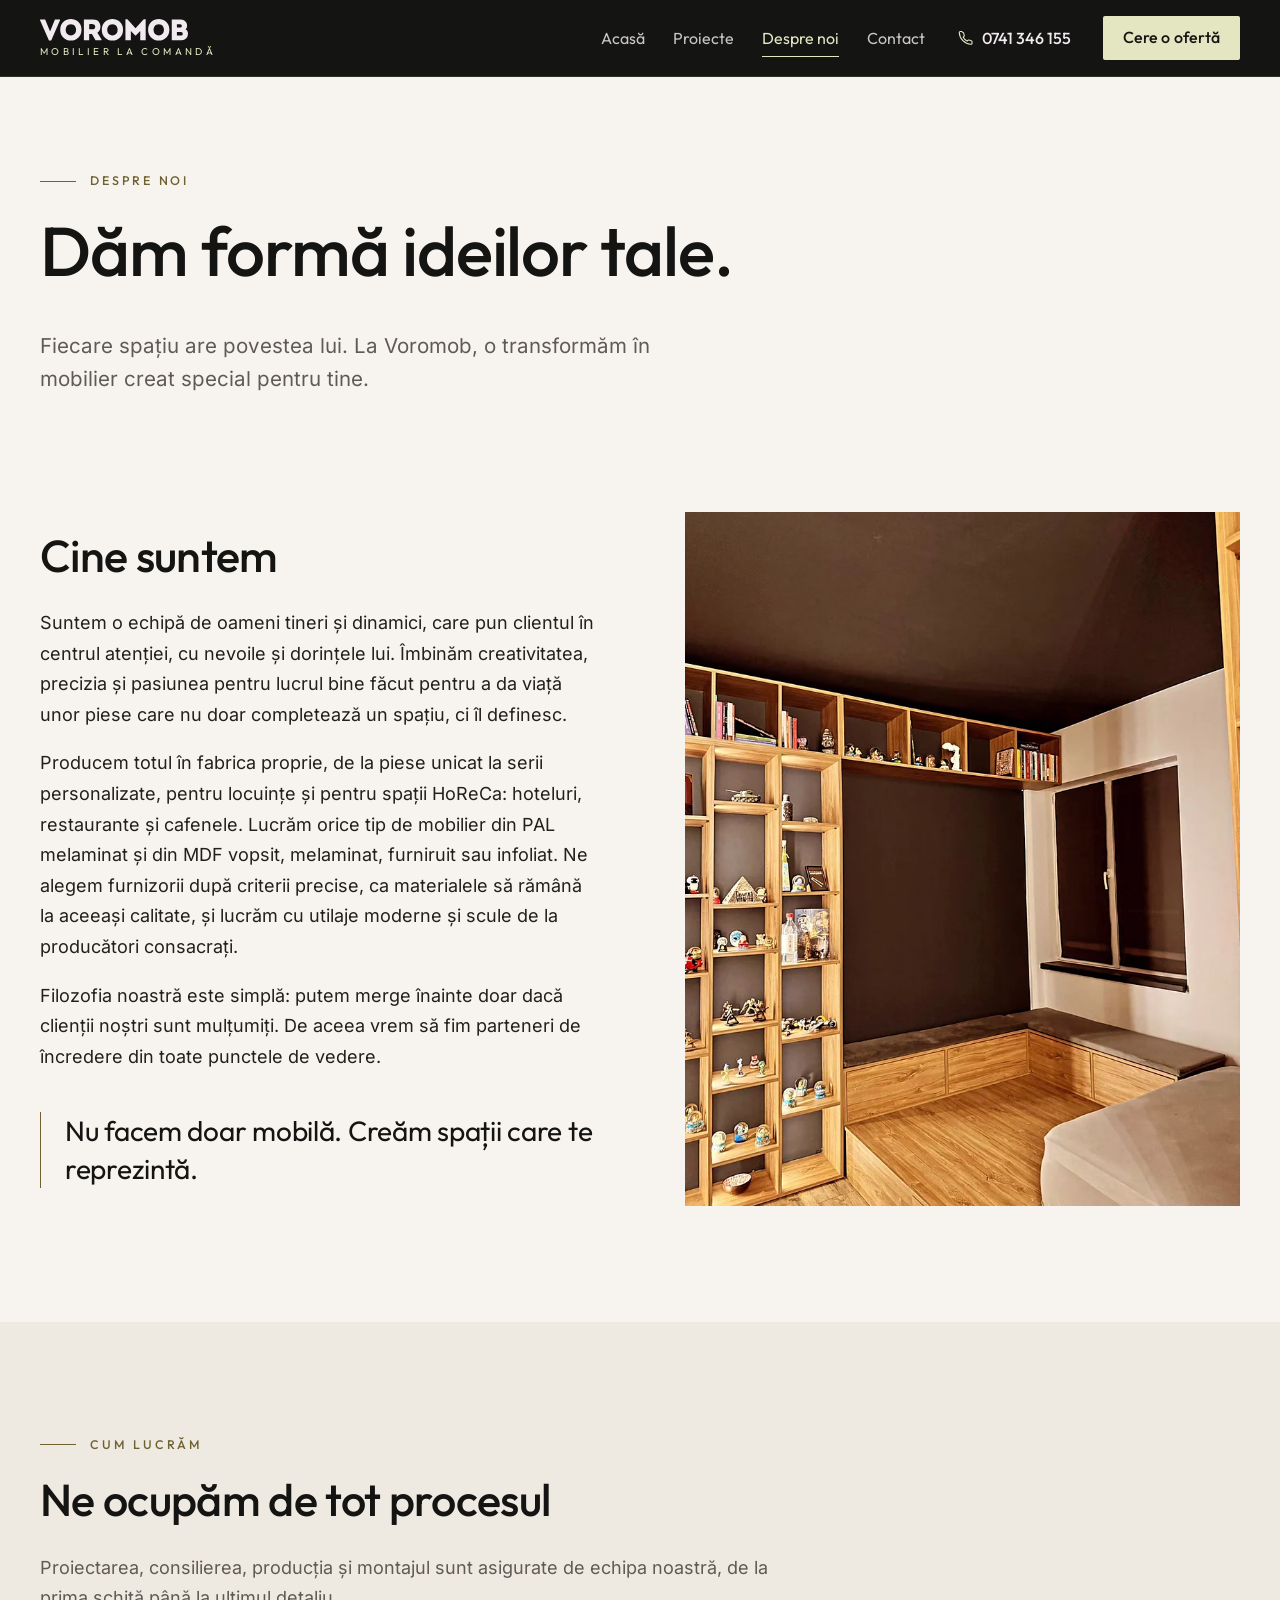
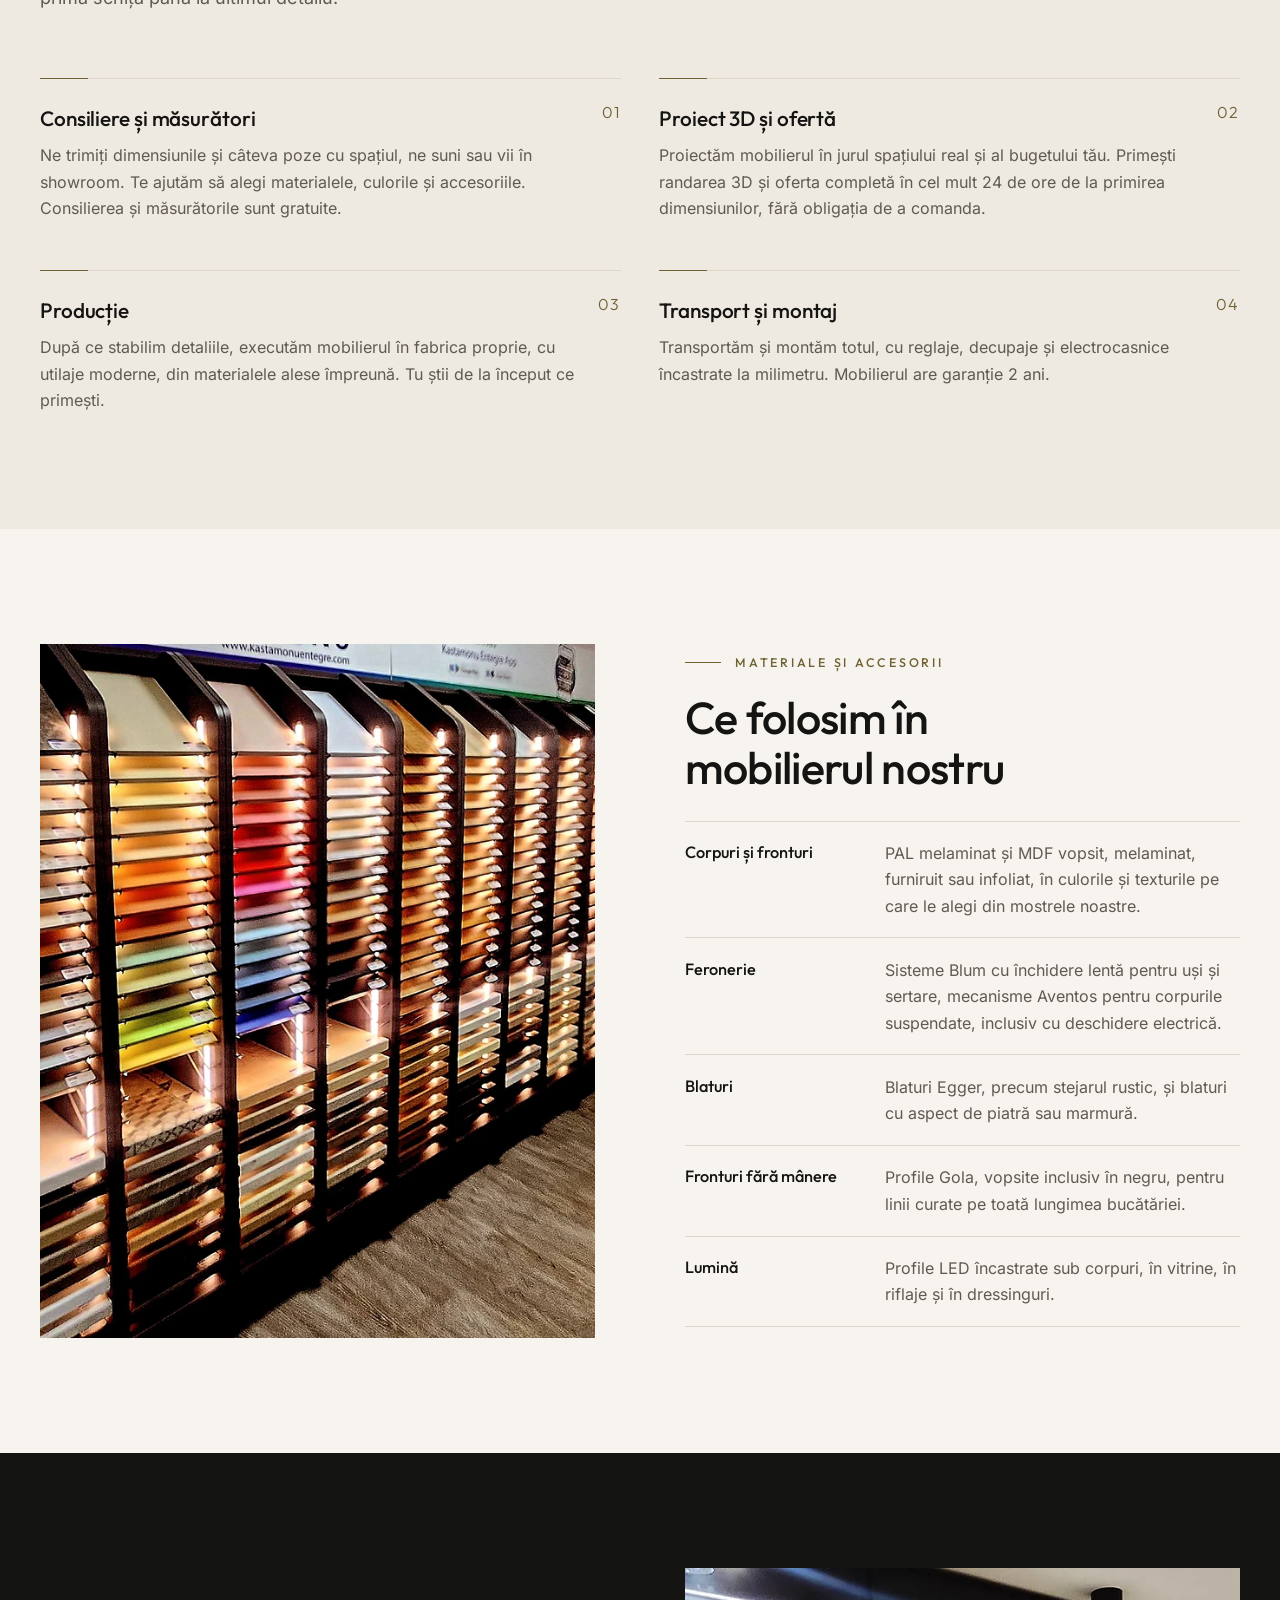
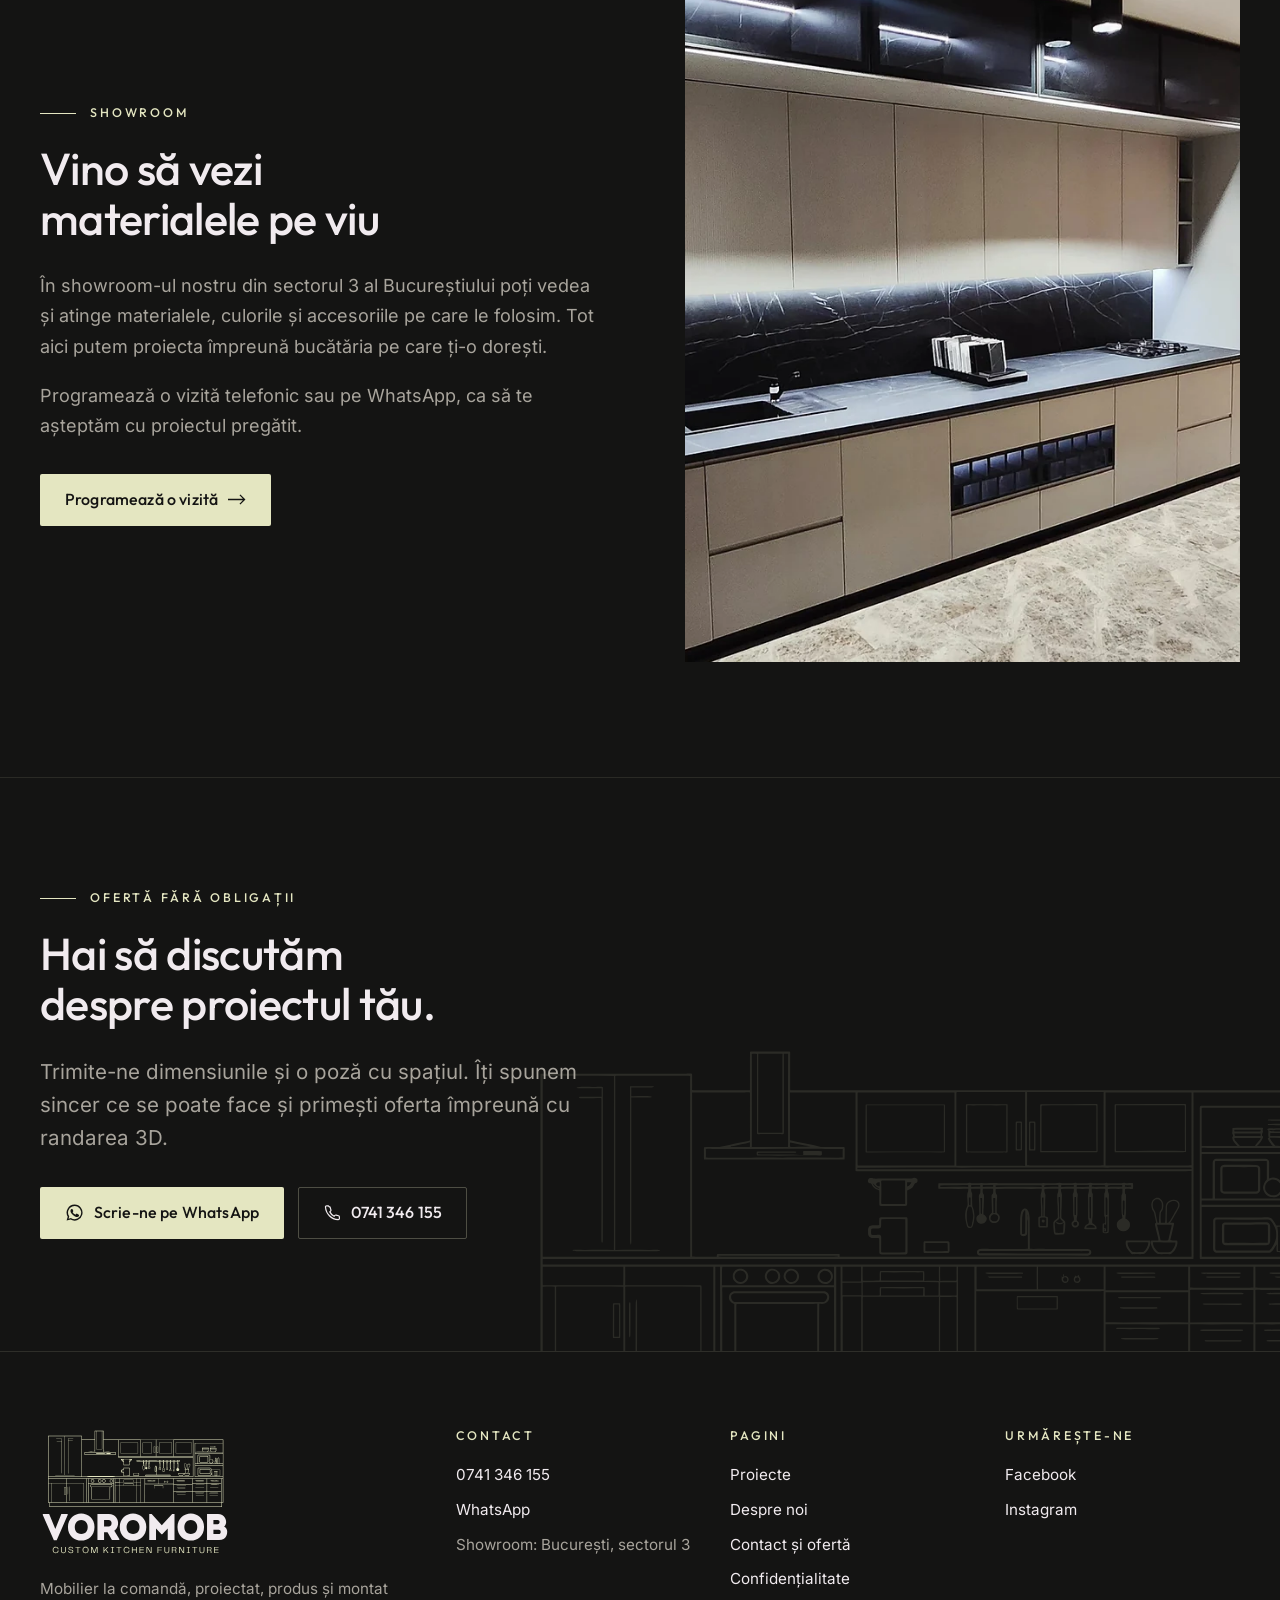
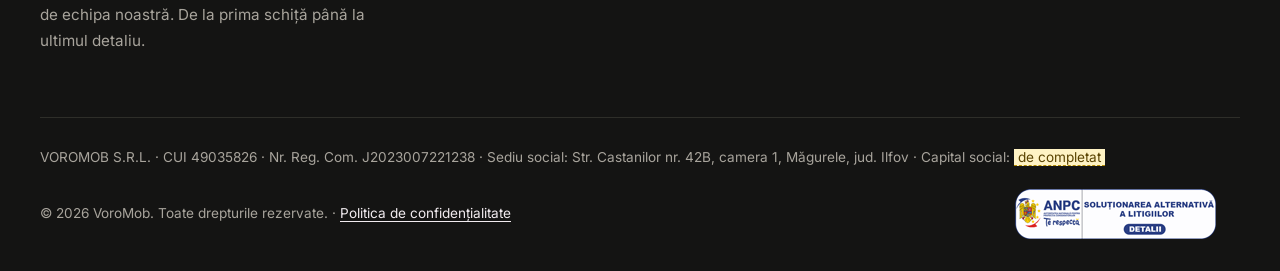
<file: despre.html>
<!doctype html>
<html lang="ro">
<head>
<meta charset="utf-8">
<meta name="viewport" content="width=device-width, initial-scale=1">
<title>Despre noi – Cum lucrăm și ce materiale folosim | VoroMob</title>
<meta name="description" content="Echipa VoroMob proiectează, produce și montează mobilier la comandă. Consiliere și măsurători gratuite, randare 3D, materiale Egger, feronerie Blum, garanție 2 ani.">
<meta name="robots" content="noindex, nofollow">
<link rel="canonical" href="https://www.voromob.ro/despre.html">
<meta property="og:type" content="website">
<meta property="og:locale" content="ro_RO">
<meta property="og:site_name" content="VoroMob">
<meta property="og:title" content="Despre noi – Cum lucrăm și ce materiale folosim | VoroMob">
<meta property="og:description" content="Echipa VoroMob proiectează, produce și montează mobilier la comandă. Consiliere și măsurători gratuite, randare 3D, materiale Egger, feronerie Blum, garanție 2 ani.">
<meta property="og:url" content="https://www.voromob.ro/despre.html">
<meta property="og:image" content="https://www.voromob.ro/img/og-image.jpg">
<meta property="og:image:width" content="1200">
<meta property="og:image:height" content="630">
<meta name="theme-color" content="#141413">
<link rel="icon" href="favicon.svg" type="image/svg+xml">
<link rel="apple-touch-icon" href="img/apple-touch-icon.png">
<link rel="preload" href="fonts/outfit-var-latin.woff2" as="font" type="font/woff2" crossorigin>
<link rel="preload" href="fonts/inter-var-latin.woff2" as="font" type="font/woff2" crossorigin>
<link rel="stylesheet" href="css/style.css">
</head>
<body class="page-despre">
<a class="skip-link" href="#main">Sari la conținut</a>

<header class="site-header">
  <div class="wrap header-bar">
    <a class="brand" href="index.html" aria-label="VoroMob, pagina principală">
<svg class="wordmark" xmlns="http://www.w3.org/2000/svg" viewBox="542 2121 2646 386" aria-hidden="true" focusable="false"><path fill="currentColor" d="M633.4 2127.8L720.4 2337.9L723.1 2337.9L808 2127.8L899.2 2127.8L899.2 2142.2L741.6 2503.4L701.3 2503.4L542.2 2142.2L542.2 2127.8ZM633.4 2127.8M1283.8 2314C1283.8 2346.2 1278.4 2374.3 1267.6 2398.4C1256.8 2422.4 1242.4 2442.5 1224.4 2458.6C1206.3 2474.7 1186 2486.8 1163.4 2494.9C1140.7 2503.1 1117.4 2507.1 1093.3 2507.1C1069.3 2507.1 1046 2503.1 1023.3 2494.9C1000.7 2486.8 980.4 2474.7 962.3 2458.6C944.3 2442.5 929.9 2422.4 919.1 2398.4C908.3 2374.3 902.9 2346.2 902.9 2314C902.9 2281.9 908.3 2253.7 919.1 2229.7C929.9 2205.6 944.3 2185.6 962.3 2169.5C980.4 2153.4 1000.7 2141.4 1023.3 2133.4C1046 2125.5 1069.3 2121.5 1093.3 2121.5C1117.4 2121.5 1140.7 2125.5 1163.4 2133.4C1186 2141.4 1206.3 2153.4 1224.4 2169.5C1242.4 2185.6 1256.8 2205.6 1267.6 2229.7C1278.4 2253.7 1283.8 2281.9 1283.8 2314ZM1000.5 2314C1000.5 2336.3 1005 2355 1014 2370C1023.1 2385 1034.6 2396.3 1048.8 2403.7C1062.9 2411.1 1077.9 2414.8 1093.6 2414.8C1109.3 2414.8 1124.3 2411.1 1138.4 2403.7C1152.6 2396.3 1164.2 2385 1173.2 2370C1182.2 2355 1186.7 2336.3 1186.7 2314C1186.7 2291.8 1182.2 2273.2 1173.2 2258.3C1164.2 2243.5 1152.6 2232.3 1138.4 2224.9C1124.3 2217.5 1109.3 2213.8 1093.6 2213.8C1077.9 2213.8 1062.9 2217.5 1048.8 2224.9C1034.6 2232.3 1023.1 2243.5 1014 2258.3C1005 2273.2 1000.5 2291.8 1000.5 2314ZM1000.5 2314.0M1567.6 2367.6L1640.3 2485.4L1640.3 2499.2L1534.2 2499.2L1470.5 2389.9L1421.2 2389.9L1421.2 2499.2C1405.3 2499.2 1389.3 2499.2 1373.4 2499.2C1357.5 2499.2 1341.8 2499.2 1326.2 2499.2C1326.2 2437.3 1326.2 2375.4 1326.2 2313.5C1326.2 2251.6 1326.2 2189.7 1326.2 2127.8C1353.1 2127.8 1380.2 2127.8 1407.6 2127.8C1435.1 2127.8 1462.2 2127.8 1489.1 2127.8C1513.5 2127.8 1534.5 2132.3 1552.2 2141.1C1569.9 2149.9 1584.2 2161.6 1595.2 2176.1C1606.1 2190.6 1613.8 2206.6 1618.2 2224.1C1622.7 2241.6 1623.7 2259.4 1621.4 2277.4C1619.1 2295.5 1613.5 2312.4 1604.4 2328.1C1595.4 2343.8 1583.1 2357 1567.6 2367.6ZM1489.1 2305.5C1499.3 2305.5 1507.6 2302.4 1514 2296.3C1520.4 2290.1 1524.7 2282.4 1527 2273.2C1529.3 2264 1529.4 2254.8 1527.3 2245.6C1525.1 2236.4 1521 2228.6 1514.8 2222.3C1508.6 2215.9 1500 2212.7 1489.1 2212.7C1478.1 2212.4 1466.9 2212.3 1455.4 2212.4C1443.9 2212.6 1432.5 2212.7 1421.2 2212.7C1421.2 2227.9 1421.2 2243.5 1421.2 2259.4C1421.2 2275.3 1421.2 2290.7 1421.2 2305.5ZM1489.1 2305.5M2027 2314C2027 2346.2 2021.6 2374.3 2010.8 2398.4C2000 2422.4 1985.6 2442.5 1967.5 2458.6C1949.5 2474.7 1929.2 2486.8 1906.5 2494.9C1883.9 2503.1 1860.6 2507.1 1836.5 2507.1C1812.5 2507.1 1789.1 2503.1 1766.5 2494.9C1743.9 2486.8 1723.5 2474.7 1705.5 2458.6C1687.5 2442.5 1673.1 2422.4 1662.3 2398.4C1651.5 2374.3 1646.1 2346.2 1646.1 2314C1646.1 2281.9 1651.5 2253.7 1662.3 2229.7C1673.1 2205.6 1687.5 2185.6 1705.5 2169.5C1723.5 2153.4 1743.9 2141.4 1766.5 2133.4C1789.1 2125.5 1812.5 2121.5 1836.5 2121.5C1860.6 2121.5 1883.9 2125.5 1906.5 2133.4C1929.2 2141.4 1949.5 2153.4 1967.5 2169.5C1985.6 2185.6 2000 2205.6 2010.8 2229.7C2021.6 2253.7 2027 2281.9 2027 2314ZM1743.7 2314C1743.7 2336.3 1748.2 2355 1757.2 2370C1766.2 2385 1777.8 2396.3 1792 2403.7C1806.1 2411.1 1821.1 2414.8 1836.8 2414.8C1852.5 2414.8 1867.5 2411.1 1881.6 2403.7C1895.8 2396.3 1907.3 2385 1916.4 2370C1925.4 2355 1929.9 2336.3 1929.9 2314C1929.9 2291.8 1925.4 2273.2 1916.4 2258.3C1907.3 2243.5 1895.8 2232.3 1881.6 2224.9C1867.5 2217.5 1852.5 2213.8 1836.8 2213.8C1821.1 2213.8 1806.1 2217.5 1792 2224.9C1777.8 2232.3 1766.2 2243.5 1757.2 2258.3C1748.2 2273.2 1743.7 2291.8 1743.7 2314ZM1743.7 2314.0M2249.8 2288L2397.8 2126.8L2431.7 2126.8L2431.7 2499.2C2415.4 2499.2 2399.3 2499.2 2383.2 2499.2C2367.1 2499.2 2350.9 2499.2 2334.6 2499.2L2334.6 2333.7L2255.6 2416.4L2245 2416.4L2166.5 2333.7L2166.5 2499.2C2150.2 2499.2 2134 2499.2 2117.9 2499.2C2101.8 2499.2 2085.7 2499.2 2069.4 2499.2L2069.4 2126.8L2104.4 2126.8ZM2249.8 2288.0M2855.6 2314C2855.6 2346.2 2850.2 2374.3 2839.4 2398.4C2828.6 2422.4 2814.2 2442.5 2796.1 2458.6C2778.1 2474.7 2757.8 2486.8 2735.1 2494.9C2712.5 2503.1 2689.2 2507.1 2665.1 2507.1C2641.1 2507.1 2617.7 2503.1 2595.1 2494.9C2572.5 2486.8 2552.1 2474.7 2534.1 2458.6C2516.1 2442.5 2501.6 2422.4 2490.9 2398.4C2480.1 2374.3 2474.7 2346.2 2474.7 2314C2474.7 2281.9 2480.1 2253.7 2490.9 2229.7C2501.6 2205.6 2516.1 2185.6 2534.1 2169.5C2552.1 2153.4 2572.5 2141.4 2595.1 2133.4C2617.7 2125.5 2641.1 2121.5 2665.1 2121.5C2689.2 2121.5 2712.5 2125.5 2735.1 2133.4C2757.8 2141.4 2778.1 2153.4 2796.1 2169.5C2814.2 2185.6 2828.6 2205.6 2839.4 2229.7C2850.2 2253.7 2855.6 2281.9 2855.6 2314ZM2572.3 2314C2572.3 2336.3 2576.8 2355 2585.8 2370C2594.8 2385 2606.4 2396.3 2620.6 2403.7C2634.7 2411.1 2649.6 2414.8 2665.4 2414.8C2681.1 2414.8 2696.1 2411.1 2710.2 2403.7C2724.3 2396.3 2735.9 2385 2744.9 2370C2754 2355 2758.5 2336.3 2758.5 2314C2758.5 2291.8 2754 2273.2 2744.9 2258.3C2735.9 2243.5 2724.3 2232.3 2710.2 2224.9C2696.1 2217.5 2681.1 2213.8 2665.4 2213.8C2649.6 2213.8 2634.7 2217.5 2620.6 2224.9C2606.4 2232.3 2594.8 2243.5 2585.8 2258.3C2576.8 2273.2 2572.3 2291.8 2572.3 2314ZM2572.3 2314.0M3172.8 2241.9C3172.8 2252.9 3170.2 2264.4 3165.1 2276.6C3160 2288.8 3152.8 2298.6 3143.6 2306.1C3158.8 2313.9 3170 2324.3 3177.3 2337.4C3184.5 2350.5 3188.2 2365.3 3188.2 2381.9C3188.2 2403.5 3183.7 2423.1 3174.9 2440.8C3166.1 2458.5 3153.1 2472.6 3136.2 2483.3C3119.2 2493.9 3098 2499.2 3072.5 2499.2L2898.5 2499.2L2898.5 2127.8L3057.1 2127.8C3078.7 2127.8 3098.2 2132.9 3115.5 2143C3132.8 2153 3146.7 2166.7 3157.1 2183.8C3167.6 2201 3172.8 2220.3 3172.8 2241.9ZM3065.6 2351.7L2990.3 2351.7L2990.3 2414.8L3066.2 2414.8C3075.7 2414.8 3082.8 2411.6 3087.6 2405.3C3092.4 2398.9 3094.7 2391.6 3094.5 2383.3C3094.3 2374.9 3091.9 2367.6 3087.1 2361.2C3082.3 2354.9 3075.2 2351.7 3065.6 2351.7ZM3049.7 2212.7L2990.3 2212.7L2990.3 2272.7L3050.2 2272.7C3059.8 2272.7 3066.9 2269.6 3071.5 2263.6C3076.1 2257.6 3078.4 2250.6 3078.4 2242.7C3078.4 2234.7 3076 2227.7 3071.2 2221.7C3066.4 2215.7 3059.3 2212.7 3049.7 2212.7ZM3049.7 2212.7"/></svg>      <span class="brand-tag">Mobilier la comandă</span>
    </a>
    <button class="nav-toggle" type="button" aria-expanded="false" aria-controls="site-nav">
      <span class="nav-toggle-bars" aria-hidden="true"></span><span class="visually-hidden">Meniu</span>
    </button>
    <nav id="site-nav" class="site-nav" aria-label="Meniu principal">
      <ul>
        <li><a href="index.html">Acasă</a></li>
        <li><a href="proiecte.html">Proiecte</a></li>
        <li><a href="despre.html" aria-current="page">Despre noi</a></li>
        <li><a href="contact.html">Contact</a></li>
      </ul>
      <a class="nav-phone" href="tel:+40741346155"><svg class="ico" viewBox="0 0 24 24" aria-hidden="true" focusable="false"><path fill="none" stroke="currentColor" stroke-width="1.5" d="M6.6 3.5h-2a1.5 1.5 0 0 0-1.5 1.6 16.9 16.9 0 0 0 15.8 15.8 1.5 1.5 0 0 0 1.6-1.5v-2a1.5 1.5 0 0 0-1.1-1.4l-3-.9a1.5 1.5 0 0 0-1.5.4l-1 1a12.4 12.4 0 0 1-5.4-5.4l1-1a1.5 1.5 0 0 0 .4-1.5l-.9-3a1.5 1.5 0 0 0-1.4-1.1Z"/></svg>0741 346 155</a>
      <a class="btn btn-gold nav-cta" href="contact.html">Cere o ofertă</a>
    </nav>
  </div>
</header>

<main id="main">
<section class="page-head">
  <div class="wrap">
    <p class="eyebrow">Despre noi</p>
    <h1>Dăm formă ideilor tale.</h1>
    <p class="lead">Fiecare spațiu are povestea lui. La Voromob, o transformăm în mobilier creat special pentru tine.</p>
  </div>
</section>

<section class="section section-tight">
  <div class="wrap split">
    <div class="split-text">
      <h2>Cine suntem</h2>
      <div class="prose">
        <p>Suntem o echipă de oameni tineri și dinamici, care pun clientul în centrul atenției, cu nevoile și dorințele lui. Îmbinăm creativitatea, precizia și pasiunea pentru lucrul bine făcut pentru a da viață unor piese care nu doar completează un spațiu, ci îl definesc.</p>
        <p>Producem totul în fabrica proprie, de la piese unicat la serii personalizate, pentru locuințe și pentru spații HoReCa: hoteluri, restaurante și cafenele. Lucrăm orice tip de mobilier din PAL melaminat și din MDF vopsit, melaminat, furniruit sau infoliat. Ne alegem furnizorii după criterii precise, ca materialele să rămână la aceeași calitate, și lucrăm cu utilaje moderne și scule de la producători consacrați.</p>
        <p>Filozofia noastră este simplă: putem merge înainte doar dacă clienții noștri sunt mulțumiți. De aceea vrem să fim parteneri de încredere din toate punctele de vedere.</p>
      </div>
      <blockquote class="quote">
        <p>Nu facem doar mobilă. Creăm spații care te reprezintă.</p>
      </blockquote>
    </div>
    <figure class="split-media">
      <img src="img/fb-001-lg.webp"
srcset="img/fb-001-sm.webp 800w, img/fb-001-lg.webp 1440w" sizes="(min-width: 960px) 42vw, 100vw"     width="1440" height="1920" alt="Bibliotecă din lemn pe tot peretele, cu bancă tapițată la fereastră"loading="lazy" decoding="async">
    </figure>
  </div>
</section>

<section class="section section-alt" id="cum-lucram">
  <div class="wrap">
    <header class="section-head">
      <p class="eyebrow">Cum lucrăm</p>
      <h2>Ne ocupăm de tot procesul</h2>
      <p>Proiectarea, consilierea, producția și montajul sunt asigurate de echipa noastră, de la prima schiță până la ultimul detaliu.</p>
    </header>
    <ol class="steps steps-detailed">
      <li>
        <h3>Consiliere și măsurători</h3>
        <p>Ne trimiți dimensiunile și câteva poze cu spațiul, ne suni sau vii în showroom. Te ajutăm să alegi materialele, culorile și accesoriile. Consilierea și măsurătorile sunt gratuite.</p>
      </li>
      <li>
        <h3>Proiect 3D și ofertă</h3>
        <p>Proiectăm mobilierul în jurul spațiului real și al bugetului tău. Primești randarea 3D și oferta completă în cel mult 24 de ore de la primirea dimensiunilor, fără obligația de a comanda.</p>
      </li>
      <li>
        <h3>Producție</h3>
        <p>După ce stabilim detaliile, executăm mobilierul în fabrica proprie, cu utilaje moderne, din materialele alese împreună. Tu știi de la început ce primești.</p>
      </li>
      <li>
        <h3>Transport și montaj</h3>
        <p>Transportăm și montăm totul, cu reglaje, decupaje și electrocasnice încastrate la milimetru. Mobilierul are garanție 2 ani.</p>
      </li>
    </ol>
  </div>
</section>

<section class="section">
  <div class="wrap split split-reverse">
    <div class="split-text">
      <p class="eyebrow">Materiale și accesorii</p>
      <h2>Ce folosim în mobilierul nostru</h2>
      <dl class="specs">
        <div><dt>Corpuri și fronturi</dt><dd>PAL melaminat și MDF vopsit, melaminat, furniruit sau infoliat, în culorile și texturile pe care le alegi din mostrele noastre.</dd></div>
        <div><dt>Feronerie</dt><dd>Sisteme Blum cu închidere lentă pentru uși și sertare, mecanisme Aventos pentru corpurile suspendate, inclusiv cu deschidere electrică.</dd></div>
        <div><dt>Blaturi</dt><dd>Blaturi Egger, precum stejarul rustic, și blaturi cu aspect de piatră sau marmură.</dd></div>
        <div><dt>Fronturi fără mânere</dt><dd>Profile Gola, vopsite inclusiv în negru, pentru linii curate pe toată lungimea bucătăriei.</dd></div>
        <div><dt>Lumină</dt><dd>Profile LED încastrate sub corpuri, în vitrine, în riflaje și în dressinguri.</dd></div>
      </dl>
    </div>
    <figure class="split-media">
      <img src="img/fb-024-lg.webp"
srcset="img/fb-024-sm.webp 800w, img/fb-024-lg.webp 1440w" sizes="(min-width: 960px) 42vw, 100vw"     width="1440" height="1440" alt="Mostre de culori și decoruri pentru fronturi, expuse pe un stand luminat"loading="lazy" decoding="async">
    </figure>
  </div>
</section>

<section class="section section-dark on-dark" id="showroom">
  <div class="wrap split">
    <div class="split-text">
      <p class="eyebrow">Showroom</p>
      <h2>Vino să vezi materialele pe viu</h2>
      <div class="prose">
        <p>În showroom-ul nostru din sectorul 3 al Bucureștiului poți vedea și atinge materialele, culorile și accesoriile pe care le folosim. Tot aici putem proiecta împreună bucătăria pe care ți-o dorești.</p>
        <p>Programează o vizită telefonic sau pe WhatsApp, ca să te așteptăm cu proiectul pregătit.</p>
      </div>
      <div class="actions">
        <a class="btn btn-gold" href="contact.html">Programează o vizită <svg class="arrow" viewBox="0 0 20 12" aria-hidden="true" focusable="false"><path d="M0 6h18M13 1l5 5-5 5" fill="none" stroke="currentColor" stroke-width="1.4"/></svg></a>
      </div>
    </div>
    <figure class="split-media">
      <img src="img/fb-046-lg.webp"
srcset="img/fb-046-sm.webp 800w, img/fb-046-lg.webp 1440w" sizes="(min-width: 960px) 42vw, 100vw"     width="1440" height="1440" alt="Bucătărie expusă în showroom, cu fronturi gri, placare neagră și vitrine luminate"loading="lazy" decoding="async">
    </figure>
  </div>
</section>

<section class="cta on-dark">
  <img class="cta-lines" src="img/kitchen-lines.svg" width="613" height="268" alt="" aria-hidden="true" loading="lazy">
  <div class="wrap cta-inner">
    <p class="eyebrow">Ofertă fără obligații</p>
    <h2>Hai să discutăm despre proiectul tău.</h2>
    <p class="lead">Trimite-ne dimensiunile și o poză cu spațiul. Îți spunem sincer ce se poate face și primești oferta împreună cu randarea 3D.</p>
    <div class="actions">
      <a class="btn btn-gold" href="https://wa.me/40741346155?text=Bun%C4%83%20ziua%21%20A%C8%99%20dori%20o%20ofert%C4%83%20pentru%20mobilier%20la%20comand%C4%83." rel="noopener" target="_blank"><svg class="ico" viewBox="0 0 24 24" aria-hidden="true" focusable="false"><path fill="currentColor" d="M12 2a10 10 0 0 0-8.6 15.1L2 22l5-1.3A10 10 0 1 0 12 2Zm0 18.2a8.2 8.2 0 0 1-4.2-1.2l-.3-.2-3 .8.8-2.9-.2-.3A8.2 8.2 0 1 1 12 20.2Zm4.5-6.1c-.2-.1-1.5-.7-1.7-.8-.2-.1-.4-.1-.6.1l-.8 1c-.1.2-.3.2-.5.1a6.7 6.7 0 0 1-3.3-2.9c-.3-.4.2-.4.7-1.4.1-.2 0-.3 0-.4l-.8-1.8c-.2-.5-.4-.4-.6-.4h-.5a1 1 0 0 0-.7.3 3 3 0 0 0-.9 2.2 5.2 5.2 0 0 0 1.1 2.7 11.9 11.9 0 0 0 4.6 4c1.7.7 2.3.8 3.2.7.5-.1 1.5-.6 1.7-1.2.2-.6.2-1.1.1-1.2l-.5-.3Z"/></svg> Scrie-ne pe WhatsApp</a>
      <a class="btn btn-line" href="tel:+40741346155"><svg class="ico" viewBox="0 0 24 24" aria-hidden="true" focusable="false"><path fill="none" stroke="currentColor" stroke-width="1.5" d="M6.6 3.5h-2a1.5 1.5 0 0 0-1.5 1.6 16.9 16.9 0 0 0 15.8 15.8 1.5 1.5 0 0 0 1.6-1.5v-2a1.5 1.5 0 0 0-1.1-1.4l-3-.9a1.5 1.5 0 0 0-1.5.4l-1 1a12.4 12.4 0 0 1-5.4-5.4l1-1a1.5 1.5 0 0 0 .4-1.5l-.9-3a1.5 1.5 0 0 0-1.4-1.1Z"/></svg> 0741 346 155</a>
    </div>
  </div>
</section></main>

<footer class="site-footer">
  <div class="wrap footer-grid">
    <div class="footer-brand">
      <img src="img/logo.svg" width="200" height="134" alt="VoroMob, custom kitchen furniture" loading="lazy">
      <p>Mobilier la comandă, proiectat, produs și montat de echipa noastră. De la prima schiță până la ultimul detaliu.</p>
    </div>
    <div>
      <h2 class="footer-title">Contact</h2>
      <ul class="footer-list">
        <li><a href="tel:+40741346155">0741 346 155</a></li>
        <li><a href="https://wa.me/40741346155" rel="noopener" target="_blank">WhatsApp</a></li>
        <li>Showroom: București, sectorul 3</li>
      </ul>
    </div>
    <div>
      <h2 class="footer-title">Pagini</h2>
      <ul class="footer-list">
        <li><a href="proiecte.html">Proiecte</a></li>
        <li><a href="despre.html">Despre noi</a></li>
        <li><a href="contact.html">Contact și ofertă</a></li>
        <li><a href="confidentialitate.html">Confidențialitate</a></li>
      </ul>
    </div>
    <div>
      <h2 class="footer-title">Urmărește-ne</h2>
      <ul class="footer-list">
        <li><a href="https://www.facebook.com/VoroMob/" rel="noopener" target="_blank">Facebook</a></li>
        <li><a href="https://www.instagram.com/voromob/" rel="noopener" target="_blank">Instagram</a></li>
      </ul>
    </div>
  </div>
  <div class="wrap footer-legal">
    <p class="company-data">
      VOROMOB S.R.L. · CUI 49035826 · Nr. Reg. Com. J2023007221238 · Sediu social: Str. Castanilor nr. 42B, camera 1, Măgurele, jud. Ilfov ·
      Capital social: <span class="todo">de completat</span>    </p>
    <div class="footer-bottom">
      <p>© 2026 VoroMob. Toate drepturile rezervate. · <a href="confidentialitate.html">Politica de confidențialitate</a></p>
      <a class="anpc-sal" href="https://reclamatiisal.anpc.ro" rel="noopener" target="_blank">
        <img src="img/anpc-sal.png" width="250" height="50" alt="ANPC – Soluționarea alternativă a litigiilor" loading="lazy">
      </a>
    </div>
  </div>
</footer>
<script src="js/main.js" defer></script>
</body>
</html>
</file>
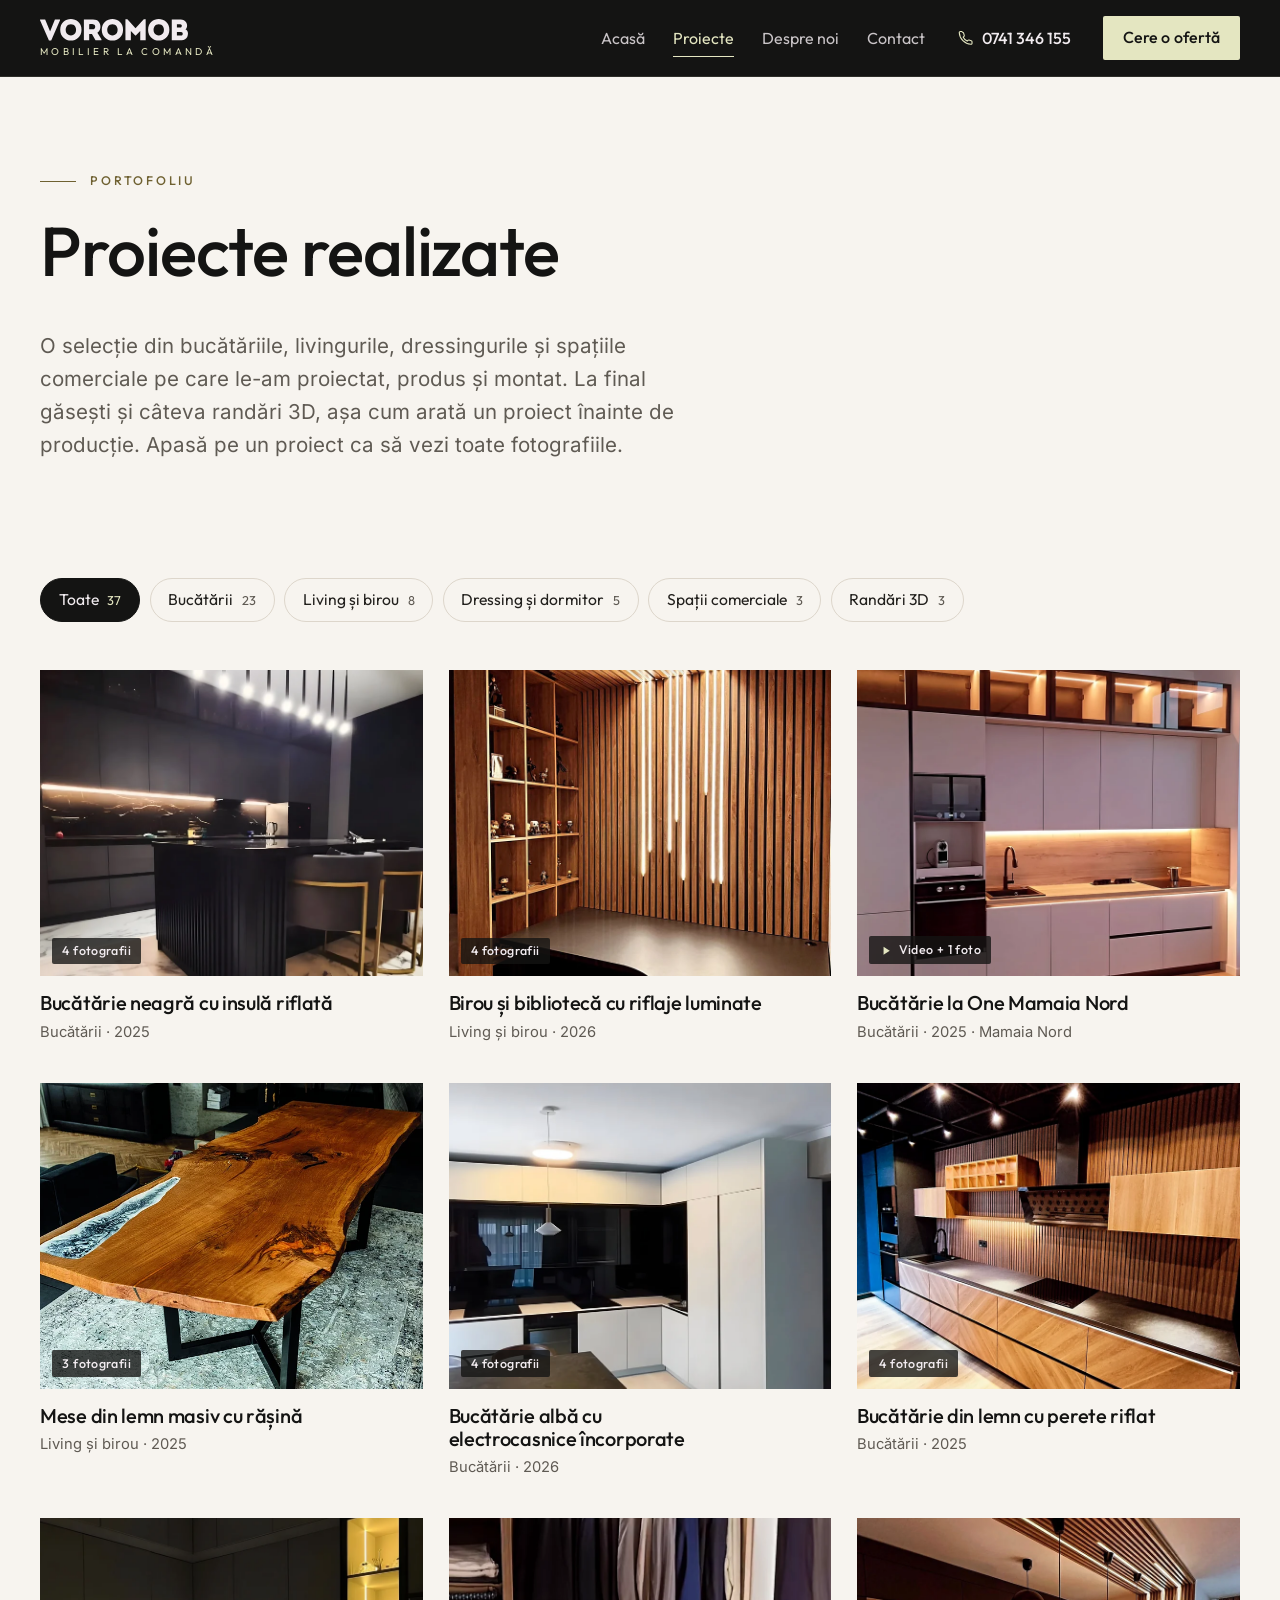
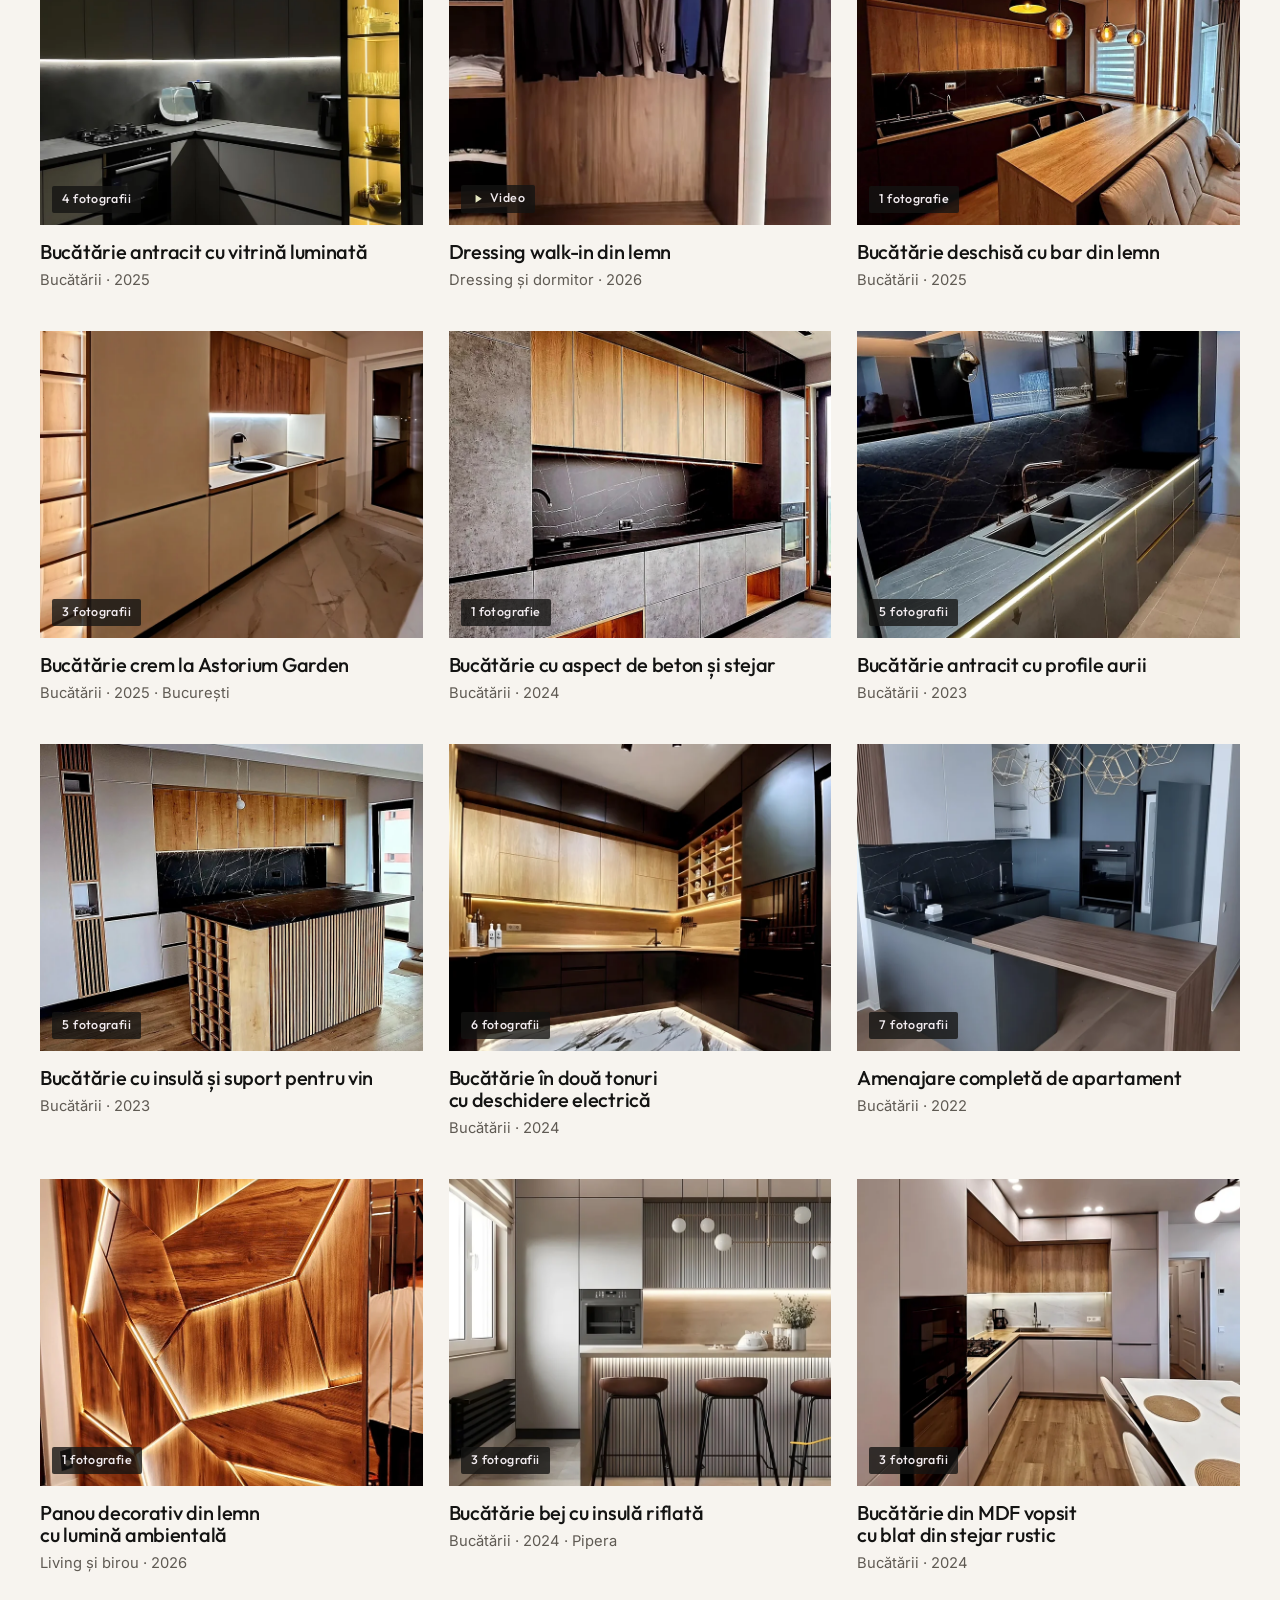
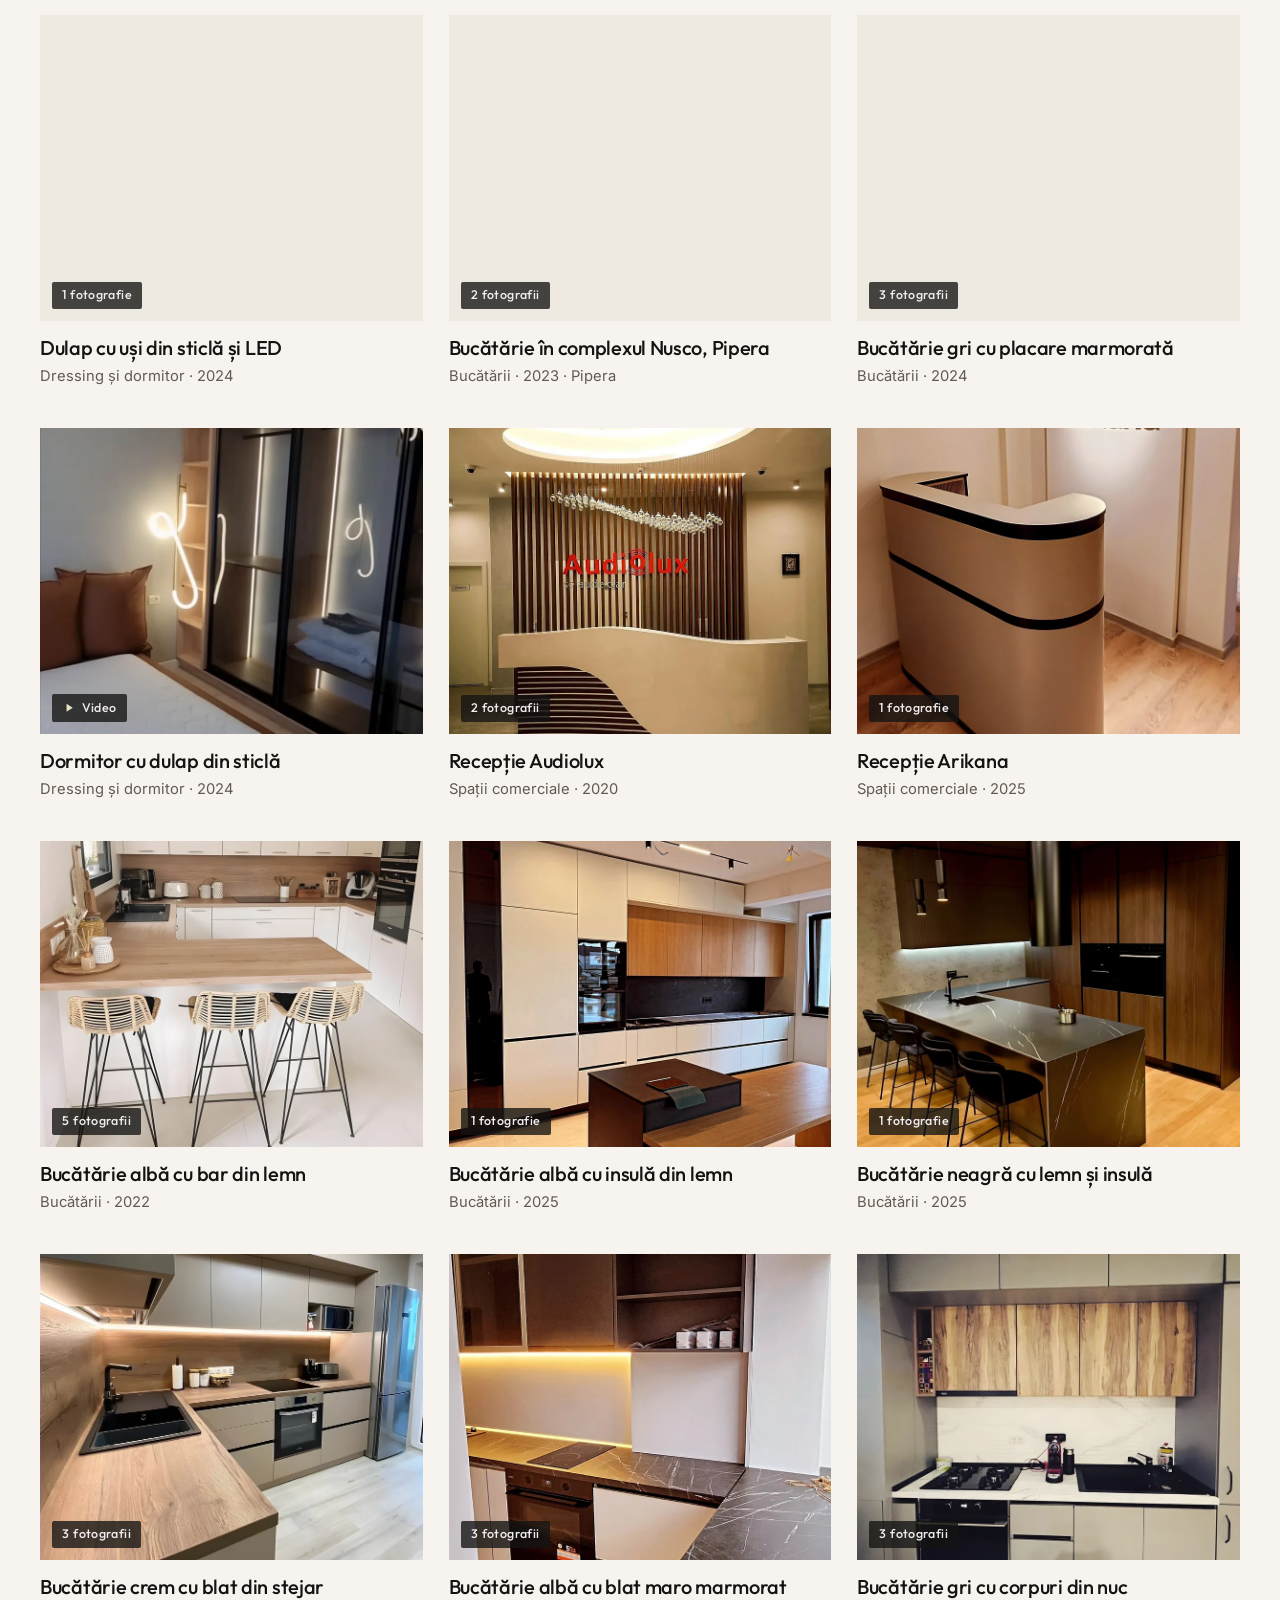
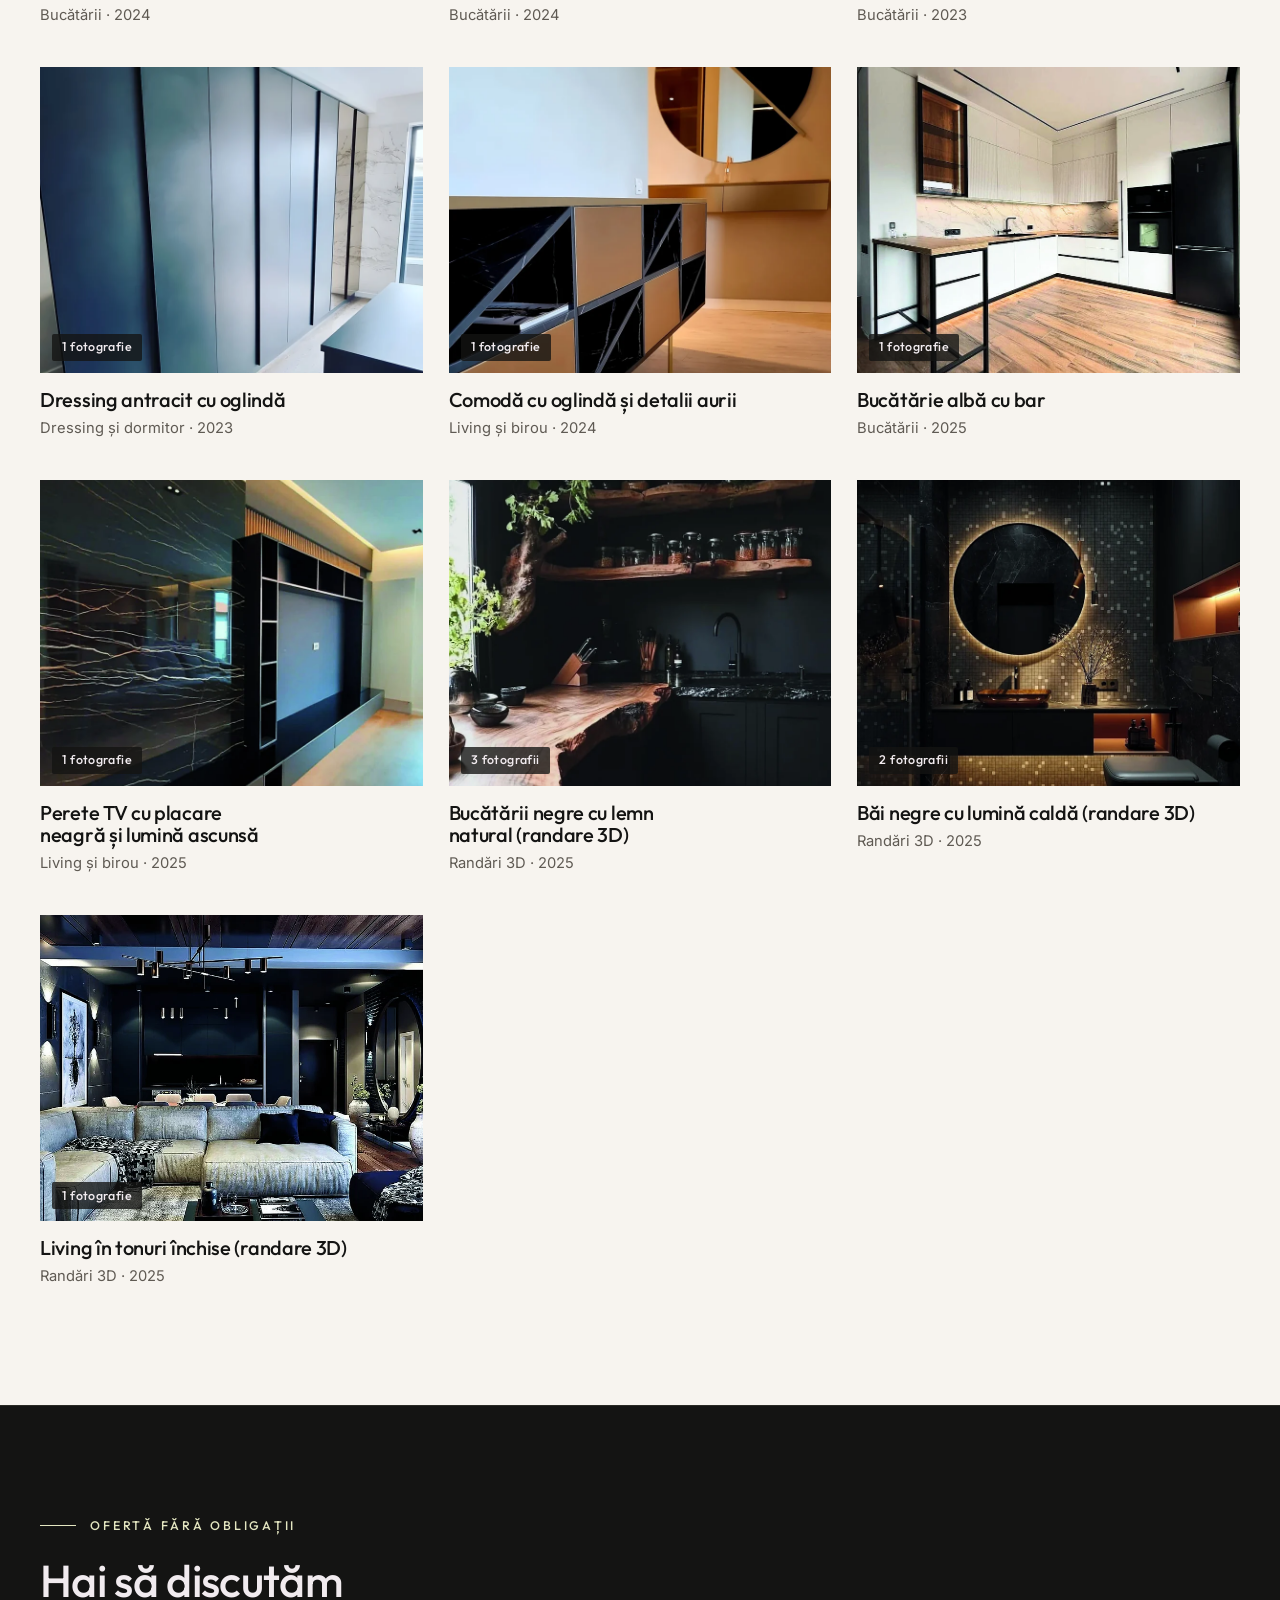
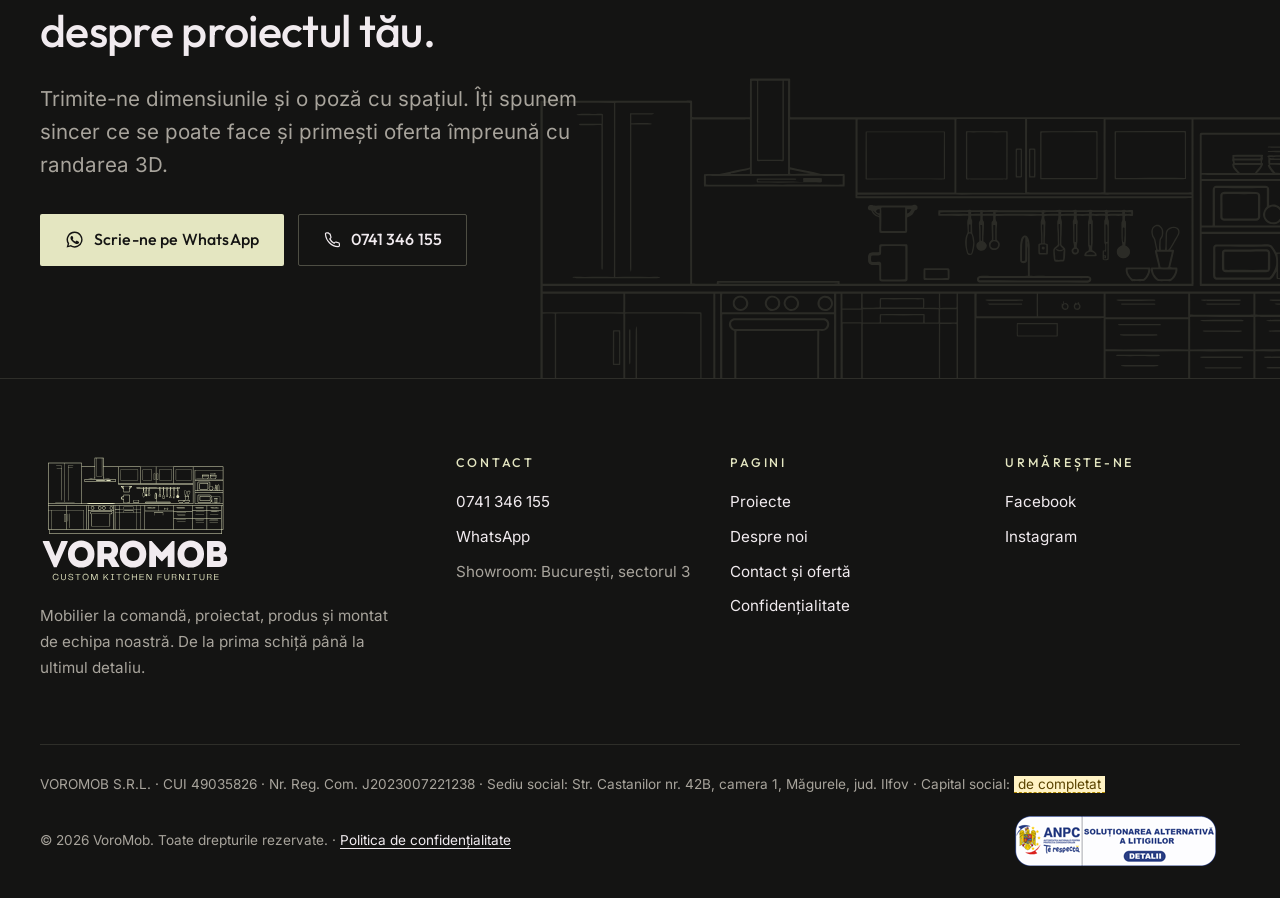
<file: proiecte.html>
<!doctype html>
<html lang="ro">
<head>
<meta charset="utf-8">
<meta name="viewport" content="width=device-width, initial-scale=1">
<title>Proiecte realizate – Bucătării, living, dressing | VoroMob</title>
<meta name="description" content="Bucătării, livinguri, dressinguri și recepții realizate de VoroMob: fotografii din proiectele noastre finalizate în București, Pipera și Mamaia Nord.">
<meta name="robots" content="noindex, nofollow">
<link rel="canonical" href="https://www.voromob.ro/proiecte.html">
<meta property="og:type" content="website">
<meta property="og:locale" content="ro_RO">
<meta property="og:site_name" content="VoroMob">
<meta property="og:title" content="Proiecte realizate – Bucătării, living, dressing | VoroMob">
<meta property="og:description" content="Bucătării, livinguri, dressinguri și recepții realizate de VoroMob: fotografii din proiectele noastre finalizate în București, Pipera și Mamaia Nord.">
<meta property="og:url" content="https://www.voromob.ro/proiecte.html">
<meta property="og:image" content="https://www.voromob.ro/img/og-image.jpg">
<meta property="og:image:width" content="1200">
<meta property="og:image:height" content="630">
<meta name="theme-color" content="#141413">
<link rel="icon" href="favicon.svg" type="image/svg+xml">
<link rel="apple-touch-icon" href="img/apple-touch-icon.png">
<link rel="preload" href="fonts/outfit-var-latin.woff2" as="font" type="font/woff2" crossorigin>
<link rel="preload" href="fonts/inter-var-latin.woff2" as="font" type="font/woff2" crossorigin>
<link rel="stylesheet" href="css/style.css">
</head>
<body class="page-proiecte">
<a class="skip-link" href="#main">Sari la conținut</a>

<header class="site-header">
  <div class="wrap header-bar">
    <a class="brand" href="index.html" aria-label="VoroMob, pagina principală">
<svg class="wordmark" xmlns="http://www.w3.org/2000/svg" viewBox="542 2121 2646 386" aria-hidden="true" focusable="false"><path fill="currentColor" d="M633.4 2127.8L720.4 2337.9L723.1 2337.9L808 2127.8L899.2 2127.8L899.2 2142.2L741.6 2503.4L701.3 2503.4L542.2 2142.2L542.2 2127.8ZM633.4 2127.8M1283.8 2314C1283.8 2346.2 1278.4 2374.3 1267.6 2398.4C1256.8 2422.4 1242.4 2442.5 1224.4 2458.6C1206.3 2474.7 1186 2486.8 1163.4 2494.9C1140.7 2503.1 1117.4 2507.1 1093.3 2507.1C1069.3 2507.1 1046 2503.1 1023.3 2494.9C1000.7 2486.8 980.4 2474.7 962.3 2458.6C944.3 2442.5 929.9 2422.4 919.1 2398.4C908.3 2374.3 902.9 2346.2 902.9 2314C902.9 2281.9 908.3 2253.7 919.1 2229.7C929.9 2205.6 944.3 2185.6 962.3 2169.5C980.4 2153.4 1000.7 2141.4 1023.3 2133.4C1046 2125.5 1069.3 2121.5 1093.3 2121.5C1117.4 2121.5 1140.7 2125.5 1163.4 2133.4C1186 2141.4 1206.3 2153.4 1224.4 2169.5C1242.4 2185.6 1256.8 2205.6 1267.6 2229.7C1278.4 2253.7 1283.8 2281.9 1283.8 2314ZM1000.5 2314C1000.5 2336.3 1005 2355 1014 2370C1023.1 2385 1034.6 2396.3 1048.8 2403.7C1062.9 2411.1 1077.9 2414.8 1093.6 2414.8C1109.3 2414.8 1124.3 2411.1 1138.4 2403.7C1152.6 2396.3 1164.2 2385 1173.2 2370C1182.2 2355 1186.7 2336.3 1186.7 2314C1186.7 2291.8 1182.2 2273.2 1173.2 2258.3C1164.2 2243.5 1152.6 2232.3 1138.4 2224.9C1124.3 2217.5 1109.3 2213.8 1093.6 2213.8C1077.9 2213.8 1062.9 2217.5 1048.8 2224.9C1034.6 2232.3 1023.1 2243.5 1014 2258.3C1005 2273.2 1000.5 2291.8 1000.5 2314ZM1000.5 2314.0M1567.6 2367.6L1640.3 2485.4L1640.3 2499.2L1534.2 2499.2L1470.5 2389.9L1421.2 2389.9L1421.2 2499.2C1405.3 2499.2 1389.3 2499.2 1373.4 2499.2C1357.5 2499.2 1341.8 2499.2 1326.2 2499.2C1326.2 2437.3 1326.2 2375.4 1326.2 2313.5C1326.2 2251.6 1326.2 2189.7 1326.2 2127.8C1353.1 2127.8 1380.2 2127.8 1407.6 2127.8C1435.1 2127.8 1462.2 2127.8 1489.1 2127.8C1513.5 2127.8 1534.5 2132.3 1552.2 2141.1C1569.9 2149.9 1584.2 2161.6 1595.2 2176.1C1606.1 2190.6 1613.8 2206.6 1618.2 2224.1C1622.7 2241.6 1623.7 2259.4 1621.4 2277.4C1619.1 2295.5 1613.5 2312.4 1604.4 2328.1C1595.4 2343.8 1583.1 2357 1567.6 2367.6ZM1489.1 2305.5C1499.3 2305.5 1507.6 2302.4 1514 2296.3C1520.4 2290.1 1524.7 2282.4 1527 2273.2C1529.3 2264 1529.4 2254.8 1527.3 2245.6C1525.1 2236.4 1521 2228.6 1514.8 2222.3C1508.6 2215.9 1500 2212.7 1489.1 2212.7C1478.1 2212.4 1466.9 2212.3 1455.4 2212.4C1443.9 2212.6 1432.5 2212.7 1421.2 2212.7C1421.2 2227.9 1421.2 2243.5 1421.2 2259.4C1421.2 2275.3 1421.2 2290.7 1421.2 2305.5ZM1489.1 2305.5M2027 2314C2027 2346.2 2021.6 2374.3 2010.8 2398.4C2000 2422.4 1985.6 2442.5 1967.5 2458.6C1949.5 2474.7 1929.2 2486.8 1906.5 2494.9C1883.9 2503.1 1860.6 2507.1 1836.5 2507.1C1812.5 2507.1 1789.1 2503.1 1766.5 2494.9C1743.9 2486.8 1723.5 2474.7 1705.5 2458.6C1687.5 2442.5 1673.1 2422.4 1662.3 2398.4C1651.5 2374.3 1646.1 2346.2 1646.1 2314C1646.1 2281.9 1651.5 2253.7 1662.3 2229.7C1673.1 2205.6 1687.5 2185.6 1705.5 2169.5C1723.5 2153.4 1743.9 2141.4 1766.5 2133.4C1789.1 2125.5 1812.5 2121.5 1836.5 2121.5C1860.6 2121.5 1883.9 2125.5 1906.5 2133.4C1929.2 2141.4 1949.5 2153.4 1967.5 2169.5C1985.6 2185.6 2000 2205.6 2010.8 2229.7C2021.6 2253.7 2027 2281.9 2027 2314ZM1743.7 2314C1743.7 2336.3 1748.2 2355 1757.2 2370C1766.2 2385 1777.8 2396.3 1792 2403.7C1806.1 2411.1 1821.1 2414.8 1836.8 2414.8C1852.5 2414.8 1867.5 2411.1 1881.6 2403.7C1895.8 2396.3 1907.3 2385 1916.4 2370C1925.4 2355 1929.9 2336.3 1929.9 2314C1929.9 2291.8 1925.4 2273.2 1916.4 2258.3C1907.3 2243.5 1895.8 2232.3 1881.6 2224.9C1867.5 2217.5 1852.5 2213.8 1836.8 2213.8C1821.1 2213.8 1806.1 2217.5 1792 2224.9C1777.8 2232.3 1766.2 2243.5 1757.2 2258.3C1748.2 2273.2 1743.7 2291.8 1743.7 2314ZM1743.7 2314.0M2249.8 2288L2397.8 2126.8L2431.7 2126.8L2431.7 2499.2C2415.4 2499.2 2399.3 2499.2 2383.2 2499.2C2367.1 2499.2 2350.9 2499.2 2334.6 2499.2L2334.6 2333.7L2255.6 2416.4L2245 2416.4L2166.5 2333.7L2166.5 2499.2C2150.2 2499.2 2134 2499.2 2117.9 2499.2C2101.8 2499.2 2085.7 2499.2 2069.4 2499.2L2069.4 2126.8L2104.4 2126.8ZM2249.8 2288.0M2855.6 2314C2855.6 2346.2 2850.2 2374.3 2839.4 2398.4C2828.6 2422.4 2814.2 2442.5 2796.1 2458.6C2778.1 2474.7 2757.8 2486.8 2735.1 2494.9C2712.5 2503.1 2689.2 2507.1 2665.1 2507.1C2641.1 2507.1 2617.7 2503.1 2595.1 2494.9C2572.5 2486.8 2552.1 2474.7 2534.1 2458.6C2516.1 2442.5 2501.6 2422.4 2490.9 2398.4C2480.1 2374.3 2474.7 2346.2 2474.7 2314C2474.7 2281.9 2480.1 2253.7 2490.9 2229.7C2501.6 2205.6 2516.1 2185.6 2534.1 2169.5C2552.1 2153.4 2572.5 2141.4 2595.1 2133.4C2617.7 2125.5 2641.1 2121.5 2665.1 2121.5C2689.2 2121.5 2712.5 2125.5 2735.1 2133.4C2757.8 2141.4 2778.1 2153.4 2796.1 2169.5C2814.2 2185.6 2828.6 2205.6 2839.4 2229.7C2850.2 2253.7 2855.6 2281.9 2855.6 2314ZM2572.3 2314C2572.3 2336.3 2576.8 2355 2585.8 2370C2594.8 2385 2606.4 2396.3 2620.6 2403.7C2634.7 2411.1 2649.6 2414.8 2665.4 2414.8C2681.1 2414.8 2696.1 2411.1 2710.2 2403.7C2724.3 2396.3 2735.9 2385 2744.9 2370C2754 2355 2758.5 2336.3 2758.5 2314C2758.5 2291.8 2754 2273.2 2744.9 2258.3C2735.9 2243.5 2724.3 2232.3 2710.2 2224.9C2696.1 2217.5 2681.1 2213.8 2665.4 2213.8C2649.6 2213.8 2634.7 2217.5 2620.6 2224.9C2606.4 2232.3 2594.8 2243.5 2585.8 2258.3C2576.8 2273.2 2572.3 2291.8 2572.3 2314ZM2572.3 2314.0M3172.8 2241.9C3172.8 2252.9 3170.2 2264.4 3165.1 2276.6C3160 2288.8 3152.8 2298.6 3143.6 2306.1C3158.8 2313.9 3170 2324.3 3177.3 2337.4C3184.5 2350.5 3188.2 2365.3 3188.2 2381.9C3188.2 2403.5 3183.7 2423.1 3174.9 2440.8C3166.1 2458.5 3153.1 2472.6 3136.2 2483.3C3119.2 2493.9 3098 2499.2 3072.5 2499.2L2898.5 2499.2L2898.5 2127.8L3057.1 2127.8C3078.7 2127.8 3098.2 2132.9 3115.5 2143C3132.8 2153 3146.7 2166.7 3157.1 2183.8C3167.6 2201 3172.8 2220.3 3172.8 2241.9ZM3065.6 2351.7L2990.3 2351.7L2990.3 2414.8L3066.2 2414.8C3075.7 2414.8 3082.8 2411.6 3087.6 2405.3C3092.4 2398.9 3094.7 2391.6 3094.5 2383.3C3094.3 2374.9 3091.9 2367.6 3087.1 2361.2C3082.3 2354.9 3075.2 2351.7 3065.6 2351.7ZM3049.7 2212.7L2990.3 2212.7L2990.3 2272.7L3050.2 2272.7C3059.8 2272.7 3066.9 2269.6 3071.5 2263.6C3076.1 2257.6 3078.4 2250.6 3078.4 2242.7C3078.4 2234.7 3076 2227.7 3071.2 2221.7C3066.4 2215.7 3059.3 2212.7 3049.7 2212.7ZM3049.7 2212.7"/></svg>      <span class="brand-tag">Mobilier la comandă</span>
    </a>
    <button class="nav-toggle" type="button" aria-expanded="false" aria-controls="site-nav">
      <span class="nav-toggle-bars" aria-hidden="true"></span><span class="visually-hidden">Meniu</span>
    </button>
    <nav id="site-nav" class="site-nav" aria-label="Meniu principal">
      <ul>
        <li><a href="index.html">Acasă</a></li>
        <li><a href="proiecte.html" aria-current="page">Proiecte</a></li>
        <li><a href="despre.html">Despre noi</a></li>
        <li><a href="contact.html">Contact</a></li>
      </ul>
      <a class="nav-phone" href="tel:+40741346155"><svg class="ico" viewBox="0 0 24 24" aria-hidden="true" focusable="false"><path fill="none" stroke="currentColor" stroke-width="1.5" d="M6.6 3.5h-2a1.5 1.5 0 0 0-1.5 1.6 16.9 16.9 0 0 0 15.8 15.8 1.5 1.5 0 0 0 1.6-1.5v-2a1.5 1.5 0 0 0-1.1-1.4l-3-.9a1.5 1.5 0 0 0-1.5.4l-1 1a12.4 12.4 0 0 1-5.4-5.4l1-1a1.5 1.5 0 0 0 .4-1.5l-.9-3a1.5 1.5 0 0 0-1.4-1.1Z"/></svg>0741 346 155</a>
      <a class="btn btn-gold nav-cta" href="contact.html">Cere o ofertă</a>
    </nav>
  </div>
</header>

<main id="main">
<section class="page-head">
  <div class="wrap">
    <p class="eyebrow">Portofoliu</p>
    <h1>Proiecte realizate</h1>
    <p class="lead">O selecție din bucătăriile, livingurile, dressingurile și spațiile comerciale pe care le-am proiectat, produs și montat. La final găsești și câteva randări 3D, așa cum arată un proiect înainte de producție. Apasă pe un proiect ca să vezi toate fotografiile.</p>
  </div>
</section>

<section class="section section-tight">
  <div class="wrap">
    <div class="chips" role="group" aria-label="Filtrează proiectele">
      <button class="chip" type="button" data-filter="toate" aria-pressed="true">Toate <span class="chip-n">37</span></button>
      <button class="chip" type="button" data-filter="bucatarii" aria-pressed="false">Bucătării <span class="chip-n">23</span></button>
      <button class="chip" type="button" data-filter="living" aria-pressed="false">Living și birou <span class="chip-n">8</span></button>
      <button class="chip" type="button" data-filter="dressing" aria-pressed="false">Dressing și dormitor <span class="chip-n">5</span></button>
      <button class="chip" type="button" data-filter="comercial" aria-pressed="false">Spații comerciale <span class="chip-n">3</span></button>
      <button class="chip" type="button" data-filter="randari-3d" aria-pressed="false">Randări 3D <span class="chip-n">3</span></button>
    </div>

    <div class="gallery" data-gallery>
      <article class="card" id="bucatarie-neagra-insula" data-cats="bucatarii">
        <a class="card-link" href="#bucatarie-neagra-insula" data-project="bucatarie-neagra-insula">
          <span class="card-media">
            <img src="img/wa-4-lg.webp"
srcset="img/wa-4-sm.webp 800w, img/wa-4-lg.webp 1600w" sizes="(min-width: 1100px) 360px, (min-width: 640px) 45vw, 100vw"     width="1600" height="1662" alt="Bucătărie neagră cu insulă riflată"loading="lazy" decoding="async">
            <span class="card-badge">
4 fotografii            </span>
          </span>
          <h2 class="card-title">Bucătărie neagră cu insulă riflată</h2>
        </a>
        <p class="card-meta">Bucătării · 2025</p>
      </article>
      <article class="card" id="birou-riflaje-led" data-cats="living">
        <a class="card-link" href="#birou-riflaje-led" data-project="birou-riflaje-led">
          <span class="card-media">
            <img src="img/fb-004-lg.webp"
srcset="img/fb-004-sm.webp 800w, img/fb-004-lg.webp 1440w" sizes="(min-width: 1100px) 360px, (min-width: 640px) 45vw, 100vw"     width="1440" height="1920" alt="Birou și bibliotecă cu riflaje luminate"loading="lazy" decoding="async">
            <span class="card-badge">
4 fotografii            </span>
          </span>
          <h2 class="card-title">Birou și bibliotecă cu riflaje luminate</h2>
        </a>
        <p class="card-meta">Living și birou · 2026</p>
      </article>
      <article class="card" id="one-mamaia-nord" data-cats="bucatarii">
        <a class="card-link" href="#one-mamaia-nord" data-project="one-mamaia-nord">
          <span class="card-media">
            <img src="img/wa-3-lg.webp"
srcset="img/wa-3-sm.webp 800w, img/wa-3-lg.webp 1600w" sizes="(min-width: 1100px) 360px, (min-width: 640px) 45vw, 100vw"     width="1600" height="1657" alt="Bucătărie la One Mamaia Nord"loading="lazy" decoding="async">
            <span class="card-badge">
<svg class="ico" viewBox="0 0 24 24" aria-hidden="true" focusable="false"><path fill="currentColor" d="M8 5v14l11-7z"/></svg>Video + 1 foto            </span>
          </span>
          <h2 class="card-title">Bucătărie la One Mamaia Nord</h2>
        </a>
        <p class="card-meta">Bucătării · 2025 · Mamaia Nord</p>
      </article>
      <article class="card" id="mese-lemn-rasina" data-cats="living comercial">
        <a class="card-link" href="#mese-lemn-rasina" data-project="mese-lemn-rasina">
          <span class="card-media">
            <img src="img/cat-01-lg.webp"
srcset="img/cat-01-sm.webp 800w, img/cat-01-lg.webp 1344w" sizes="(min-width: 1100px) 360px, (min-width: 640px) 45vw, 100vw"     width="1344" height="896" alt="Mese din lemn masiv cu rășină"loading="lazy" decoding="async">
            <span class="card-badge">
3 fotografii            </span>
          </span>
          <h2 class="card-title">Mese din lemn masiv cu rășină</h2>
        </a>
        <p class="card-meta">Living și birou · 2025</p>
      </article>
      <article class="card" id="bucatarie-alba-coloane" data-cats="bucatarii">
        <a class="card-link" href="#bucatarie-alba-coloane" data-project="bucatarie-alba-coloane">
          <span class="card-media">
            <img src="img/wa-5-lg.webp"
srcset="img/wa-5-sm.webp 800w, img/wa-5-lg.webp 1600w" sizes="(min-width: 1100px) 360px, (min-width: 640px) 45vw, 100vw"     width="1600" height="2082" alt="Bucătărie albă cu electrocasnice încorporate"loading="lazy" decoding="async">
            <span class="card-badge">
4 fotografii            </span>
          </span>
          <h2 class="card-title">Bucătărie albă cu electrocasnice încorporate</h2>
        </a>
        <p class="card-meta">Bucătării · 2026</p>
      </article>
      <article class="card" id="bucatarie-lemn-riflaje" data-cats="bucatarii">
        <a class="card-link" href="#bucatarie-lemn-riflaje" data-project="bucatarie-lemn-riflaje">
          <span class="card-media">
            <img src="img/fb-022-lg.webp"
srcset="img/fb-022-sm.webp 800w, img/fb-022-lg.webp 1440w" sizes="(min-width: 1100px) 360px, (min-width: 640px) 45vw, 100vw"     width="1440" height="1440" alt="Bucătărie din lemn cu perete riflat"loading="lazy" decoding="async">
            <span class="card-badge">
4 fotografii            </span>
          </span>
          <h2 class="card-title">Bucătărie din lemn cu perete riflat</h2>
        </a>
        <p class="card-meta">Bucătării · 2025</p>
      </article>
      <article class="card" id="bucatarie-antracit-vitrina" data-cats="bucatarii">
        <a class="card-link" href="#bucatarie-antracit-vitrina" data-project="bucatarie-antracit-vitrina">
          <span class="card-media">
            <img src="img/wa-1-lg.webp"
srcset="img/wa-1-sm.webp 800w, img/wa-1-lg.webp 1600w" sizes="(min-width: 1100px) 360px, (min-width: 640px) 45vw, 100vw"     width="1600" height="1610" alt="Bucătărie antracit cu vitrină luminată"loading="lazy" decoding="async">
            <span class="card-badge">
4 fotografii            </span>
          </span>
          <h2 class="card-title">Bucătărie antracit cu vitrină luminată</h2>
        </a>
        <p class="card-meta">Bucătării · 2025</p>
      </article>
      <article class="card" id="dressing-walk-in" data-cats="dressing">
        <a class="card-link" href="#dressing-walk-in" data-project="dressing-walk-in">
          <span class="card-media">
            <img src="img/dressing-walk-in-poster-lg.webp" srcset="img/dressing-walk-in-poster-sm.webp 800w, img/dressing-walk-in-poster-lg.webp 1080w"
     sizes="(min-width: 1100px) 360px, (min-width: 640px) 45vw, 100vw" width="1080" height="1920" alt="Dressing walk-in din lemn"loading="lazy" decoding="async">
            <span class="card-badge">
<svg class="ico" viewBox="0 0 24 24" aria-hidden="true" focusable="false"><path fill="currentColor" d="M8 5v14l11-7z"/></svg>Video            </span>
          </span>
          <h2 class="card-title">Dressing walk-in din lemn</h2>
        </a>
        <p class="card-meta">Dressing și dormitor · 2026</p>
      </article>
      <article class="card" id="bucatarie-bar-living" data-cats="bucatarii living">
        <a class="card-link" href="#bucatarie-bar-living" data-project="bucatarie-bar-living">
          <span class="card-media">
            <img src="img/wa-2-lg.webp"
srcset="img/wa-2-sm.webp 800w, img/wa-2-lg.webp 1290w" sizes="(min-width: 1100px) 360px, (min-width: 640px) 45vw, 100vw"     width="1290" height="1261" alt="Bucătărie deschisă cu bar din lemn"loading="lazy" decoding="async">
            <span class="card-badge">
1 fotografie            </span>
          </span>
          <h2 class="card-title">Bucătărie deschisă cu bar din lemn</h2>
        </a>
        <p class="card-meta">Bucătării · 2025</p>
      </article>
      <article class="card" id="astorium-garden" data-cats="bucatarii">
        <a class="card-link" href="#astorium-garden" data-project="astorium-garden">
          <span class="card-media">
            <img src="img/fb-031-lg.webp"
srcset="img/fb-031-sm.webp 800w, img/fb-031-lg.webp 1600w" sizes="(min-width: 1100px) 360px, (min-width: 640px) 45vw, 100vw"     width="1600" height="1600" alt="Bucătărie crem la Astorium Garden"loading="lazy" decoding="async">
            <span class="card-badge">
3 fotografii            </span>
          </span>
          <h2 class="card-title">Bucătărie crem la Astorium Garden</h2>
        </a>
        <p class="card-meta">Bucătării · 2025 · București</p>
      </article>
      <article class="card" id="bucatarie-beton-stejar" data-cats="bucatarii">
        <a class="card-link" href="#bucatarie-beton-stejar" data-project="bucatarie-beton-stejar">
          <span class="card-media">
            <img src="img/wa-0-lg.webp"
srcset="img/wa-0-sm.webp 800w, img/wa-0-lg.webp 1290w" sizes="(min-width: 1100px) 360px, (min-width: 640px) 45vw, 100vw"     width="1290" height="1555" alt="Bucătărie cu aspect de beton și stejar"loading="lazy" decoding="async">
            <span class="card-badge">
1 fotografie            </span>
          </span>
          <h2 class="card-title">Bucătărie cu aspect de beton și stejar</h2>
        </a>
        <p class="card-meta">Bucătării · 2024</p>
      </article>
      <article class="card" id="bucatarie-antracit-auriu" data-cats="bucatarii">
        <a class="card-link" href="#bucatarie-antracit-auriu" data-project="bucatarie-antracit-auriu">
          <span class="card-media">
            <img src="img/ig-003-lg.webp"
srcset="img/ig-003-sm.webp 800w, img/ig-003-lg.webp 1440w" sizes="(min-width: 1100px) 360px, (min-width: 640px) 45vw, 100vw"     width="1440" height="1440" alt="Bucătărie antracit cu profile aurii"loading="lazy" decoding="async">
            <span class="card-badge">
5 fotografii            </span>
          </span>
          <h2 class="card-title">Bucătărie antracit cu profile aurii</h2>
        </a>
        <p class="card-meta">Bucătării · 2023</p>
      </article>
      <article class="card" id="insula-vinoteca" data-cats="bucatarii">
        <a class="card-link" href="#insula-vinoteca" data-project="insula-vinoteca">
          <span class="card-media">
            <img src="img/fb-068-lg.webp"
srcset="img/fb-068-sm.webp 800w, img/fb-068-lg.webp 1248w" sizes="(min-width: 1100px) 360px, (min-width: 640px) 45vw, 100vw"     width="1248" height="1560" alt="Bucătărie cu insulă și suport pentru vin"loading="lazy" decoding="async">
            <span class="card-badge">
5 fotografii            </span>
          </span>
          <h2 class="card-title">Bucătărie cu insulă și suport pentru vin</h2>
        </a>
        <p class="card-meta">Bucătării · 2023</p>
      </article>
      <article class="card" id="bucatarie-servo-drive" data-cats="bucatarii">
        <a class="card-link" href="#bucatarie-servo-drive" data-project="bucatarie-servo-drive">
          <span class="card-media">
            <img src="img/fb-057-lg.webp"
srcset="img/fb-057-sm.webp 800w, img/fb-057-lg.webp 1600w" sizes="(min-width: 1100px) 360px, (min-width: 640px) 45vw, 100vw"     width="1600" height="1600" alt="Bucătărie în două tonuri cu deschidere electrică"loading="lazy" decoding="async">
            <span class="card-badge">
6 fotografii            </span>
          </span>
          <h2 class="card-title">Bucătărie în două tonuri cu deschidere electrică</h2>
        </a>
        <p class="card-meta">Bucătării · 2024</p>
      </article>
      <article class="card" id="apartament-complet" data-cats="bucatarii living dressing">
        <a class="card-link" href="#apartament-complet" data-project="apartament-complet">
          <span class="card-media">
            <img src="img/ig-023-lg.webp"
srcset="img/ig-023-sm.webp 800w, img/ig-023-lg.webp 1600w" sizes="(min-width: 1100px) 360px, (min-width: 640px) 45vw, 100vw"     width="1600" height="1600" alt="Amenajare completă de apartament"loading="lazy" decoding="async">
            <span class="card-badge">
7 fotografii            </span>
          </span>
          <h2 class="card-title">Amenajare completă de apartament</h2>
        </a>
        <p class="card-meta">Bucătării · 2022</p>
      </article>
      <article class="card" id="perete-lemn-led" data-cats="living">
        <a class="card-link" href="#perete-lemn-led" data-project="perete-lemn-led">
          <span class="card-media">
            <img src="img/fb-011-lg.webp"
srcset="img/fb-011-sm.webp 800w, img/fb-011-lg.webp 1080w" sizes="(min-width: 1100px) 360px, (min-width: 640px) 45vw, 100vw"     width="1080" height="1440" alt="Panou decorativ din lemn cu lumină ambientală"loading="lazy" decoding="async">
            <span class="card-badge">
1 fotografie            </span>
          </span>
          <h2 class="card-title">Panou decorativ din lemn cu lumină ambientală</h2>
        </a>
        <p class="card-meta">Living și birou · 2026</p>
      </article>
      <article class="card" id="bucatarie-riflaj-pipera" data-cats="bucatarii living">
        <a class="card-link" href="#bucatarie-riflaj-pipera" data-project="bucatarie-riflaj-pipera">
          <span class="card-media">
            <img src="img/fb-044-lg.webp"
srcset="img/fb-044-sm.webp 800w, img/fb-044-lg.webp 1600w" sizes="(min-width: 1100px) 360px, (min-width: 640px) 45vw, 100vw"     width="1600" height="1600" alt="Bucătărie bej cu insulă riflată"loading="lazy" decoding="async">
            <span class="card-badge">
3 fotografii            </span>
          </span>
          <h2 class="card-title">Bucătărie bej cu insulă riflată</h2>
        </a>
        <p class="card-meta">Bucătării · 2024 · Pipera</p>
      </article>
      <article class="card" id="bucatarie-mdf-stejar-rustic" data-cats="bucatarii">
        <a class="card-link" href="#bucatarie-mdf-stejar-rustic" data-project="bucatarie-mdf-stejar-rustic">
          <span class="card-media">
            <img src="img/fb-035-lg.webp"
srcset="img/fb-035-sm.webp 800w, img/fb-035-lg.webp 1600w" sizes="(min-width: 1100px) 360px, (min-width: 640px) 45vw, 100vw"     width="1600" height="1600" alt="Bucătărie din MDF vopsit cu blat din stejar rustic"loading="lazy" decoding="async">
            <span class="card-badge">
3 fotografii            </span>
          </span>
          <h2 class="card-title">Bucătărie din MDF vopsit cu blat din stejar rustic</h2>
        </a>
        <p class="card-meta">Bucătării · 2024</p>
      </article>
      <article class="card" id="dulap-sticla-led" data-cats="dressing">
        <a class="card-link" href="#dulap-sticla-led" data-project="dulap-sticla-led">
          <span class="card-media">
            <img src="img/fb-048-lg.webp"
srcset="img/fb-048-sm.webp 800w, img/fb-048-lg.webp 1440w" sizes="(min-width: 1100px) 360px, (min-width: 640px) 45vw, 100vw"     width="1440" height="1440" alt="Dulap cu uși din sticlă și LED"loading="lazy" decoding="async">
            <span class="card-badge">
1 fotografie            </span>
          </span>
          <h2 class="card-title">Dulap cu uși din sticlă și LED</h2>
        </a>
        <p class="card-meta">Dressing și dormitor · 2024</p>
      </article>
      <article class="card" id="nusco-pipera" data-cats="bucatarii">
        <a class="card-link" href="#nusco-pipera" data-project="nusco-pipera">
          <span class="card-media">
            <img src="img/fb-063-lg.webp"
srcset="img/fb-063-sm.webp 800w, img/fb-063-lg.webp 1600w" sizes="(min-width: 1100px) 360px, (min-width: 640px) 45vw, 100vw"     width="1600" height="1600" alt="Bucătărie în complexul Nusco, Pipera"loading="lazy" decoding="async">
            <span class="card-badge">
2 fotografii            </span>
          </span>
          <h2 class="card-title">Bucătărie în complexul Nusco, Pipera</h2>
        </a>
        <p class="card-meta">Bucătării · 2023 · Pipera</p>
      </article>
      <article class="card" id="bucatarie-gri-marmura" data-cats="bucatarii">
        <a class="card-link" href="#bucatarie-gri-marmura" data-project="bucatarie-gri-marmura">
          <span class="card-media">
            <img src="img/fb-039-lg.webp"
srcset="img/fb-039-sm.webp 800w, img/fb-039-lg.webp 1600w" sizes="(min-width: 1100px) 360px, (min-width: 640px) 45vw, 100vw"     width="1600" height="1600" alt="Bucătărie gri cu placare marmorată"loading="lazy" decoding="async">
            <span class="card-badge">
3 fotografii            </span>
          </span>
          <h2 class="card-title">Bucătărie gri cu placare marmorată</h2>
        </a>
        <p class="card-meta">Bucătării · 2024</p>
      </article>
      <article class="card" id="dormitor-dulap-sticla" data-cats="dressing">
        <a class="card-link" href="#dormitor-dulap-sticla" data-project="dormitor-dulap-sticla">
          <span class="card-media">
            <img src="img/dormitor-poster-lg.webp" srcset="img/dormitor-poster-sm.webp 800w, img/dormitor-poster-lg.webp 1080w"
     sizes="(min-width: 1100px) 360px, (min-width: 640px) 45vw, 100vw" width="1080" height="1920" alt="Dormitor cu dulap din sticlă"loading="lazy" decoding="async">
            <span class="card-badge">
<svg class="ico" viewBox="0 0 24 24" aria-hidden="true" focusable="false"><path fill="currentColor" d="M8 5v14l11-7z"/></svg>Video            </span>
          </span>
          <h2 class="card-title">Dormitor cu dulap din sticlă</h2>
        </a>
        <p class="card-meta">Dressing și dormitor · 2024</p>
      </article>
      <article class="card" id="receptie-audiolux" data-cats="comercial">
        <a class="card-link" href="#receptie-audiolux" data-project="receptie-audiolux">
          <span class="card-media">
            <img src="img/ig-026-lg.webp"
srcset="img/ig-026-sm.webp 800w, img/ig-026-lg.webp 1200w" sizes="(min-width: 1100px) 360px, (min-width: 640px) 45vw, 100vw"     width="1200" height="1200" alt="Recepție Audiolux"loading="lazy" decoding="async">
            <span class="card-badge">
2 fotografii            </span>
          </span>
          <h2 class="card-title">Recepție Audiolux</h2>
        </a>
        <p class="card-meta">Spații comerciale · 2020</p>
      </article>
      <article class="card" id="receptie-arikana" data-cats="comercial">
        <a class="card-link" href="#receptie-arikana" data-project="receptie-arikana">
          <span class="card-media">
            <img src="img/fb-033-lg.webp"
srcset="img/fb-033-sm.webp 800w, img/fb-033-lg.webp 1600w" sizes="(min-width: 1100px) 360px, (min-width: 640px) 45vw, 100vw"     width="1600" height="2000" alt="Recepție Arikana"loading="lazy" decoding="async">
            <span class="card-badge">
1 fotografie            </span>
          </span>
          <h2 class="card-title">Recepție Arikana</h2>
        </a>
        <p class="card-meta">Spații comerciale · 2025</p>
      </article>
      <article class="card" id="bucatarie-alb-lemn" data-cats="bucatarii">
        <a class="card-link" href="#bucatarie-alb-lemn" data-project="bucatarie-alb-lemn">
          <span class="card-media">
            <img src="img/ig-012-lg.webp"
srcset="img/ig-012-sm.webp 800w, img/ig-012-lg.webp 1600w" sizes="(min-width: 1100px) 360px, (min-width: 640px) 45vw, 100vw"     width="1600" height="1600" alt="Bucătărie albă cu bar din lemn"loading="lazy" decoding="async">
            <span class="card-badge">
5 fotografii            </span>
          </span>
          <h2 class="card-title">Bucătărie albă cu bar din lemn</h2>
        </a>
        <p class="card-meta">Bucătării · 2022</p>
      </article>
      <article class="card" id="bucatarie-servo-alba" data-cats="bucatarii">
        <a class="card-link" href="#bucatarie-servo-alba" data-project="bucatarie-servo-alba">
          <span class="card-media">
            <img src="img/fb-014-lg.webp"
srcset="img/fb-014-sm.webp 800w, img/fb-014-lg.webp 1440w" sizes="(min-width: 1100px) 360px, (min-width: 640px) 45vw, 100vw"     width="1440" height="1440" alt="Bucătărie albă cu insulă din lemn"loading="lazy" decoding="async">
            <span class="card-badge">
1 fotografie            </span>
          </span>
          <h2 class="card-title">Bucătărie albă cu insulă din lemn</h2>
        </a>
        <p class="card-meta">Bucătării · 2025</p>
      </article>
      <article class="card" id="bucatarie-neagra-lemn" data-cats="bucatarii">
        <a class="card-link" href="#bucatarie-neagra-lemn" data-project="bucatarie-neagra-lemn">
          <span class="card-media">
            <img src="img/fb-013-lg.webp"
srcset="img/fb-013-sm.webp 800w, img/fb-013-lg.webp 1600w" sizes="(min-width: 1100px) 360px, (min-width: 640px) 45vw, 100vw"     width="1600" height="1600" alt="Bucătărie neagră cu lemn și insulă"loading="lazy" decoding="async">
            <span class="card-badge">
1 fotografie            </span>
          </span>
          <h2 class="card-title">Bucătărie neagră cu lemn și insulă</h2>
        </a>
        <p class="card-meta">Bucătării · 2025</p>
      </article>
      <article class="card" id="bucatarie-crem-stejar" data-cats="bucatarii">
        <a class="card-link" href="#bucatarie-crem-stejar" data-project="bucatarie-crem-stejar">
          <span class="card-media">
            <img src="img/fb-061-lg.webp"
srcset="img/fb-061-sm.webp 800w, img/fb-061-lg.webp 1600w" sizes="(min-width: 1100px) 360px, (min-width: 640px) 45vw, 100vw"     width="1600" height="1598" alt="Bucătărie crem cu blat din stejar"loading="lazy" decoding="async">
            <span class="card-badge">
3 fotografii            </span>
          </span>
          <h2 class="card-title">Bucătărie crem cu blat din stejar</h2>
        </a>
        <p class="card-meta">Bucătării · 2024</p>
      </article>
      <article class="card" id="bucatarie-alba-maro" data-cats="bucatarii">
        <a class="card-link" href="#bucatarie-alba-maro" data-project="bucatarie-alba-maro">
          <span class="card-media">
            <img src="img/fb-050-lg.webp"
srcset="img/fb-050-sm.webp 800w, img/fb-050-lg.webp 1248w" sizes="(min-width: 1100px) 360px, (min-width: 640px) 45vw, 100vw"     width="1248" height="1560" alt="Bucătărie albă cu blat maro marmorat"loading="lazy" decoding="async">
            <span class="card-badge">
3 fotografii            </span>
          </span>
          <h2 class="card-title">Bucătărie albă cu blat maro marmorat</h2>
        </a>
        <p class="card-meta">Bucătării · 2024</p>
      </article>
      <article class="card" id="bucatarie-gri-nuc" data-cats="bucatarii">
        <a class="card-link" href="#bucatarie-gri-nuc" data-project="bucatarie-gri-nuc">
          <span class="card-media">
            <img src="img/ig-008-lg.webp"
srcset="img/ig-008-sm.webp 800w, img/ig-008-lg.webp 1600w" sizes="(min-width: 1100px) 360px, (min-width: 640px) 45vw, 100vw"     width="1600" height="1851" alt="Bucătărie gri cu corpuri din nuc"loading="lazy" decoding="async">
            <span class="card-badge">
3 fotografii            </span>
          </span>
          <h2 class="card-title">Bucătărie gri cu corpuri din nuc</h2>
        </a>
        <p class="card-meta">Bucătării · 2023</p>
      </article>
      <article class="card" id="dressing-antracit" data-cats="dressing">
        <a class="card-link" href="#dressing-antracit" data-project="dressing-antracit">
          <span class="card-media">
            <img src="img/ig-010-lg.webp"
srcset="img/ig-010-sm.webp 800w, img/ig-010-lg.webp 1600w" sizes="(min-width: 1100px) 360px, (min-width: 640px) 45vw, 100vw"     width="1600" height="1600" alt="Dressing antracit cu oglindă"loading="lazy" decoding="async">
            <span class="card-badge">
1 fotografie            </span>
          </span>
          <h2 class="card-title">Dressing antracit cu oglindă</h2>
        </a>
        <p class="card-meta">Dressing și dormitor · 2023</p>
      </article>
      <article class="card" id="comoda-oglinda" data-cats="living">
        <a class="card-link" href="#comoda-oglinda" data-project="comoda-oglinda">
          <span class="card-media">
            <img src="img/fb-037-lg.webp"
srcset="img/fb-037-sm.webp 800w, img/fb-037-lg.webp 1600w" sizes="(min-width: 1100px) 360px, (min-width: 640px) 45vw, 100vw"     width="1600" height="2000" alt="Comodă cu oglindă și detalii aurii"loading="lazy" decoding="async">
            <span class="card-badge">
1 fotografie            </span>
          </span>
          <h2 class="card-title">Comodă cu oglindă și detalii aurii</h2>
        </a>
        <p class="card-meta">Living și birou · 2024</p>
      </article>
      <article class="card" id="bucatarie-alba-bar" data-cats="bucatarii">
        <a class="card-link" href="#bucatarie-alba-bar" data-project="bucatarie-alba-bar">
          <span class="card-media">
            <img src="img/cat-04-lg.webp"
srcset="img/cat-04-sm.webp 800w, img/cat-04-lg.webp 903w" sizes="(min-width: 1100px) 360px, (min-width: 640px) 45vw, 100vw"     width="903" height="1125" alt="Bucătărie albă cu bar"loading="lazy" decoding="async">
            <span class="card-badge">
1 fotografie            </span>
          </span>
          <h2 class="card-title">Bucătărie albă cu bar</h2>
        </a>
        <p class="card-meta">Bucătării · 2025</p>
      </article>
      <article class="card" id="perete-tv-negru" data-cats="living">
        <a class="card-link" href="#perete-tv-negru" data-project="perete-tv-negru">
          <span class="card-media">
            <img src="img/cat-05-lg.webp"
srcset="img/cat-05-sm.webp 800w, img/cat-05-lg.webp 900w" sizes="(min-width: 1100px) 360px, (min-width: 640px) 45vw, 100vw"     width="900" height="1600" alt="Perete TV cu placare neagră și lumină ascunsă"loading="lazy" decoding="async">
            <span class="card-badge">
1 fotografie            </span>
          </span>
          <h2 class="card-title">Perete TV cu placare neagră și lumină ascunsă</h2>
        </a>
        <p class="card-meta">Living și birou · 2025</p>
      </article>
      <article class="card" id="bucatarii-negre-lemn-natural-3d" data-cats="randari-3d">
        <a class="card-link" href="#bucatarii-negre-lemn-natural-3d" data-project="bucatarii-negre-lemn-natural-3d">
          <span class="card-media">
            <img src="img/cat-06-lg.webp"
srcset="img/cat-06-sm.webp 800w, img/cat-06-lg.webp 903w" sizes="(min-width: 1100px) 360px, (min-width: 640px) 45vw, 100vw"     width="903" height="1123" alt="Bucătării negre cu lemn natural (randare 3D)"loading="lazy" decoding="async">
            <span class="card-badge">
3 fotografii            </span>
          </span>
          <h2 class="card-title">Bucătării negre cu lemn natural (randare 3D)</h2>
        </a>
        <p class="card-meta">Randări 3D · 2025</p>
      </article>
      <article class="card" id="bai-negre-3d" data-cats="randari-3d">
        <a class="card-link" href="#bai-negre-3d" data-project="bai-negre-3d">
          <span class="card-media">
            <img src="img/cat-09-lg.webp"
srcset="img/cat-09-sm.webp 800w, img/cat-09-lg.webp 903w" sizes="(min-width: 1100px) 360px, (min-width: 640px) 45vw, 100vw"     width="903" height="1124" alt="Băi negre cu lumină caldă (randare 3D)"loading="lazy" decoding="async">
            <span class="card-badge">
2 fotografii            </span>
          </span>
          <h2 class="card-title">Băi negre cu lumină caldă (randare 3D)</h2>
        </a>
        <p class="card-meta">Randări 3D · 2025</p>
      </article>
      <article class="card" id="living-tonuri-inchise-3d" data-cats="randari-3d">
        <a class="card-link" href="#living-tonuri-inchise-3d" data-project="living-tonuri-inchise-3d">
          <span class="card-media">
            <img src="img/cat-11-lg.webp"
srcset="img/cat-11-sm.webp 800w, img/cat-11-lg.webp 1080w" sizes="(min-width: 1100px) 360px, (min-width: 640px) 45vw, 100vw"     width="1080" height="733" alt="Living în tonuri închise (randare 3D)"loading="lazy" decoding="async">
            <span class="card-badge">
1 fotografie            </span>
          </span>
          <h2 class="card-title">Living în tonuri închise (randare 3D)</h2>
        </a>
        <p class="card-meta">Randări 3D · 2025</p>
      </article>
    </div>
  </div>
</section>

<dialog class="lightbox" aria-labelledby="lb-title">
  <div class="lb-inner">
    <button class="lb-close" type="button" data-lb-close><span class="visually-hidden">Închide</span><svg viewBox="0 0 24 24" aria-hidden="true"><path d="M5 5l14 14M19 5L5 19" stroke="currentColor" stroke-width="1.6" fill="none"/></svg></button>
    <div class="lb-stage">
      <button class="lb-nav lb-prev" type="button" data-lb-step="-1"><span class="visually-hidden">Fotografia anterioară</span><svg viewBox="0 0 24 24" aria-hidden="true"><path d="M15 4l-8 8 8 8" stroke="currentColor" stroke-width="1.6" fill="none"/></svg></button>
      <div class="lb-media" data-lb-media></div>
      <button class="lb-nav lb-next" type="button" data-lb-step="1"><span class="visually-hidden">Fotografia următoare</span><svg viewBox="0 0 24 24" aria-hidden="true"><path d="M9 4l8 8-8 8" stroke="currentColor" stroke-width="1.6" fill="none"/></svg></button>
    </div>
    <div class="lb-caption">
      <div>
        <h2 id="lb-title" class="lb-title" data-lb-title></h2>
        <p class="lb-meta" data-lb-meta></p>
        <p class="lb-desc" data-lb-desc></p>
      </div>
      <p class="lb-count" data-lb-count aria-live="polite"></p>
    </div>
  </div>
</dialog>
<script type="application/json" id="projects-data">[{"id": "bucatarie-neagra-insula", "title": "Bucătărie neagră cu insulă riflată", "meta": "Bucătării · 2025", "desc": "Fronturi negre mate fără mânere, insulă cu capăt rotunjit placată cu riflaje verticale și o linie de lumină caldă sub corpurile suspendate.", "items": [{"type": "img", "src": "img/wa-4-lg.webp", "w": 1600, "h": 1662}, {"type": "img", "src": "img/fb-025-lg.webp", "w": 1600, "h": 1598}, {"type": "img", "src": "img/fb-027-lg.webp", "w": 1600, "h": 1600}, {"type": "img", "src": "img/fb-029-lg.webp", "w": 1600, "h": 1600}]}, {"id": "birou-riflaje-led", "title": "Birou și bibliotecă cu riflaje luminate", "meta": "Living și birou · 2026", "desc": "Linii curate, lemn natural și iluminare integrată: riflaje decorative cu LED care urcă din perete pe tavan, birou pe colț și o bibliotecă cu bancă la fereastră.", "items": [{"type": "img", "src": "img/fb-004-lg.webp", "w": 1440, "h": 1920}, {"type": "img", "src": "img/fb-003-lg.webp", "w": 1440, "h": 1920}, {"type": "img", "src": "img/fb-002-lg.webp", "w": 1440, "h": 1920}, {"type": "img", "src": "img/fb-001-lg.webp", "w": 1440, "h": 1920}]}, {"id": "one-mamaia-nord", "title": "Bucătărie la One Mamaia Nord", "meta": "Bucătării · 2025 · Mamaia Nord", "desc": "Acolo unde marea întâlnește designul contemporan: vitrine luminate pe toată lungimea, fronturi albe mate, blat din lemn și o vitrină din sticlă cu iluminare integrată.", "items": [{"type": "video", "src": "video/vitrina-mamaia.mp4", "poster": "img/vitrina-mamaia-poster-lg.webp", "w": 720, "h": 1280}, {"type": "img", "src": "img/wa-3-lg.webp", "w": 1600, "h": 1657}]}, {"id": "mese-lemn-rasina", "title": "Mese din lemn masiv cu rășină", "meta": "Living și birou · 2025", "desc": "Blaturi dintr-o singură bucată de lemn masiv, cu marginea naturală păstrată și rășină turnată în crăpături, pe picioare din metal negru. Pentru sufragerie, birou sau restaurant.", "items": [{"type": "img", "src": "img/cat-01-lg.webp", "w": 1344, "h": 896}, {"type": "img", "src": "img/cat-02-lg.webp", "w": 1112, "h": 1112}, {"type": "img", "src": "img/cat-03-lg.webp", "w": 1059, "h": 1412}]}, {"id": "bucatarie-alba-coloane", "title": "Bucătărie albă cu electrocasnice încorporate", "meta": "Bucătării · 2026", "desc": "Coloane înalte până la tavan cu frigider și congelator încorporate, sertare cu organizatoare și blat închis la culoare. Măsurători corecte și montaj fără improvizații.", "items": [{"type": "img", "src": "img/wa-5-lg.webp", "w": 1600, "h": 2082}, {"type": "img", "src": "img/fb-009-lg.webp", "w": 1600, "h": 2132}, {"type": "img", "src": "img/fb-010-lg.webp", "w": 1600, "h": 2132}, {"type": "img", "src": "img/fb-007-lg.webp", "w": 1600, "h": 2132}]}, {"id": "bucatarie-lemn-riflaje", "title": "Bucătărie din lemn cu perete riflat", "meta": "Bucătării · 2025", "desc": "Fronturi cu fibra lemnului așezată în diagonală, perete placat cu riflaje, profil LED pe toată lungimea blatului. Proiect realizat în colaborare cu un studio de design interior.", "items": [{"type": "img", "src": "img/fb-022-lg.webp", "w": 1440, "h": 1440}, {"type": "img", "src": "img/fb-019-lg.webp", "w": 1440, "h": 1440}, {"type": "img", "src": "img/fb-020-lg.webp", "w": 1440, "h": 1440}, {"type": "img", "src": "img/fb-021-lg.webp", "w": 1440, "h": 1440}]}, {"id": "bucatarie-antracit-vitrina", "title": "Bucătărie antracit cu vitrină luminată", "meta": "Bucătării · 2025", "desc": "Fronturi gri antracit fără mânere, blat cu aspect de beton și o vitrină din sticlă cu lumină caldă, care devine punctul de atracție al bucătăriei.", "items": [{"type": "img", "src": "img/wa-1-lg.webp", "w": 1600, "h": 1610}, {"type": "img", "src": "img/fb-017-lg.webp", "w": 1600, "h": 1600}, {"type": "img", "src": "img/fb-018-lg.webp", "w": 1600, "h": 1600}, {"type": "img", "src": "img/fb-016-lg.webp", "w": 1600, "h": 1600}]}, {"id": "dressing-walk-in", "title": "Dressing walk-in din lemn", "meta": "Dressing și dormitor · 2026", "desc": "Spațiu gândit inteligent: rafturi, bare și compartimente pentru încălțăminte, finisaj lemn și profile LED pe toată înălțimea.", "items": [{"type": "video", "src": "video/dressing-walk-in.mp4", "poster": "img/dressing-walk-in-poster-lg.webp", "w": 1080, "h": 1920}]}, {"id": "bucatarie-bar-living", "title": "Bucătărie deschisă cu bar din lemn", "meta": "Bucătării · 2025", "desc": "Barul din lemn desparte bucătăria de living, iar riflajele de pe tavan și corpurile închise la culoare leagă cele două zone.", "items": [{"type": "img", "src": "img/wa-2-lg.webp", "w": 1290, "h": 1261}]}, {"id": "astorium-garden", "title": "Bucătărie crem la Astorium Garden", "meta": "Bucătării · 2025 · București", "desc": "Fronturi crem mate, corpuri suspendate din lemn, o bibliotecă luminată la capătul bucătăriei și un bar cu blat din lemn masiv.", "items": [{"type": "img", "src": "img/fb-031-lg.webp", "w": 1600, "h": 1600}, {"type": "img", "src": "img/fb-030-lg.webp", "w": 1600, "h": 1600}, {"type": "img", "src": "img/fb-032-lg.webp", "w": 1600, "h": 1600}]}, {"id": "bucatarie-beton-stejar", "title": "Bucătărie cu aspect de beton și stejar", "meta": "Bucătării · 2024", "desc": "Fronturi cu aspect de beton, corpuri suspendate din stejar, placare neagră marmorată și nișe deschise cu lumină caldă.", "items": [{"type": "img", "src": "img/wa-0-lg.webp", "w": 1290, "h": 1555}]}, {"id": "bucatarie-antracit-auriu", "title": "Bucătărie antracit cu profile aurii", "meta": "Bucătării · 2023", "desc": "Blat și placare cu vene aurii, profile aurii pe fronturi, frigider pentru vin încastrat, chiuvetă din granit și priză escamotabilă în blat.", "items": [{"type": "img", "src": "img/ig-003-lg.webp", "w": 1440, "h": 1440}, {"type": "img", "src": "img/ig-001-lg.webp", "w": 1600, "h": 1600}, {"type": "img", "src": "img/ig-002-lg.webp", "w": 1600, "h": 1600}, {"type": "img", "src": "img/ig-005-lg.webp", "w": 1440, "h": 1440}, {"type": "img", "src": "img/ig-004-lg.webp", "w": 1600, "h": 1600}]}, {"id": "insula-vinoteca", "title": "Bucătărie cu insulă și suport pentru vin", "meta": "Bucătării · 2023", "desc": "Am folosit fiecare centimetru: am ascuns imperfecțiunile construcției și centrala poziționată nefericit, iar toate electrocasnicele dorite de client au intrat în mobilier.", "items": [{"type": "img", "src": "img/fb-068-lg.webp", "w": 1248, "h": 1560}, {"type": "img", "src": "img/fb-066-lg.webp", "w": 1248, "h": 1560}, {"type": "img", "src": "img/fb-069-lg.webp", "w": 1248, "h": 1560}, {"type": "img", "src": "img/fb-067-lg.webp", "w": 1248, "h": 1560}, {"type": "img", "src": "img/fb-070-lg.webp", "w": 1248, "h": 1560}]}, {"id": "bucatarie-servo-drive", "title": "Bucătărie în două tonuri cu deschidere electrică", "meta": "Bucătării · 2024", "desc": "Corpuri negre jos și stejar sus, sisteme Blum Aventos cu deschidere electrică, închidere lentă peste tot și LED cu lumină neutră încastrat în canal.", "items": [{"type": "img", "src": "img/fb-057-lg.webp", "w": 1600, "h": 1600}, {"type": "img", "src": "img/fb-058-lg.webp", "w": 1600, "h": 1600}, {"type": "img", "src": "img/fb-053-lg.webp", "w": 1600, "h": 1600}, {"type": "img", "src": "img/fb-056-lg.webp", "w": 1600, "h": 1598}, {"type": "img", "src": "img/fb-055-lg.webp", "w": 1600, "h": 1598}, {"type": "img", "src": "img/fb-054-lg.webp", "w": 1600, "h": 1598}]}, {"id": "apartament-complet", "title": "Amenajare completă de apartament", "meta": "Bucătării · 2022", "desc": "Bucătărie cu bar din nuc, perete TV cu baghete aurii, tăblie de pat pe tot peretele, dressing cu uși din sticlă fumurie și paravan cu riflaje.", "items": [{"type": "img", "src": "img/ig-023-lg.webp", "w": 1600, "h": 1600}, {"type": "img", "src": "img/ig-019-lg.webp", "w": 1600, "h": 1600}, {"type": "img", "src": "img/ig-022-lg.webp", "w": 1440, "h": 1440}, {"type": "img", "src": "img/ig-021-lg.webp", "w": 1600, "h": 1600}, {"type": "img", "src": "img/fb-092-lg.webp", "w": 1600, "h": 720}, {"type": "img", "src": "img/ig-024-lg.webp", "w": 1600, "h": 1600}, {"type": "img", "src": "img/fb-108-lg.webp", "w": 1600, "h": 3554}]}, {"id": "perete-lemn-led", "title": "Panou decorativ din lemn cu lumină ambientală", "meta": "Living și birou · 2026", "desc": "Panouri din lemn tăiate în unghiuri, cu lumină ascunsă între ele: o piesă creată pentru impact vizual și un spațiu cu personalitate.", "items": [{"type": "img", "src": "img/fb-011-lg.webp", "w": 1080, "h": 1440}]}, {"id": "bucatarie-riflaj-pipera", "title": "Bucătărie bej cu insulă riflată", "meta": "Bucătării · 2024 · Pipera", "desc": "MDF vopsit în nuanțe calde, insulă placată cu riflaje, LED integrat și accesorii Blum cu închidere lentă, într-un living deschis.", "items": [{"type": "img", "src": "img/fb-044-lg.webp", "w": 1600, "h": 1600}, {"type": "img", "src": "img/fb-043-lg.webp", "w": 1600, "h": 1600}, {"type": "img", "src": "img/fb-045-lg.webp", "w": 1600, "h": 1600}]}, {"id": "bucatarie-mdf-stejar-rustic", "title": "Bucătărie din MDF vopsit cu blat din stejar rustic", "meta": "Bucătării · 2024", "desc": "Fronturi din MDF vopsit, sisteme și accesorii Blum, blat din stejar rustic Egger și profil Gola vopsit electrostatic în negru, cu lumini LED.", "items": [{"type": "img", "src": "img/fb-035-lg.webp", "w": 1600, "h": 1600}, {"type": "img", "src": "img/fb-036-lg.webp", "w": 1600, "h": 1600}, {"type": "img", "src": "img/fb-034-lg.webp", "w": 1600, "h": 1600}]}, {"id": "dulap-sticla-led", "title": "Dulap cu uși din sticlă și LED", "meta": "Dressing și dormitor · 2024", "desc": "Uși glisante din sticlă cu ramă neagră, iluminare verticală pe fiecare compartiment și rafturi deschise din lemn pe lateral.", "items": [{"type": "img", "src": "img/fb-048-lg.webp", "w": 1440, "h": 1440}]}, {"id": "nusco-pipera", "title": "Bucătărie în complexul Nusco, Pipera", "meta": "Bucătării · 2023 · Pipera", "desc": "Corpuri crem până la tavan, nișă din lemn deasupra blatului negru marmorat și o masă-bar independentă.", "items": [{"type": "img", "src": "img/fb-063-lg.webp", "w": 1600, "h": 1600}, {"type": "img", "src": "img/fb-065-lg.webp", "w": 1600, "h": 1600}]}, {"id": "bucatarie-gri-marmura", "title": "Bucătărie gri cu placare marmorată", "meta": "Bucătării · 2024", "desc": "Fronturi gri fără mânere, blat și placare cu aspect de marmură neagră, plită integrată și profil LED sub corpurile suspendate.", "items": [{"type": "img", "src": "img/fb-039-lg.webp", "w": 1600, "h": 1600}, {"type": "img", "src": "img/fb-038-lg.webp", "w": 1600, "h": 1600}, {"type": "img", "src": "img/fb-040-lg.webp", "w": 1600, "h": 1598}]}, {"id": "dormitor-dulap-sticla", "title": "Dormitor cu dulap din sticlă", "meta": "Dressing și dormitor · 2024", "desc": "Dulap cu uși din sticlă și iluminare interioară, rafturi deschise luminate și un dormitor gândit ca un întreg.", "items": [{"type": "video", "src": "video/dormitor.mp4", "poster": "img/dormitor-poster-lg.webp", "w": 1080, "h": 1920}]}, {"id": "receptie-audiolux", "title": "Recepție Audiolux", "meta": "Spații comerciale · 2020", "desc": "Birou de recepție cu formă ondulată, perete cu riflaje din lemn și mobilier pentru zona de așteptare.", "items": [{"type": "img", "src": "img/ig-026-lg.webp", "w": 1200, "h": 1200}, {"type": "img", "src": "img/ig-025-lg.webp", "w": 1600, "h": 1600}]}, {"id": "receptie-arikana", "title": "Recepție Arikana", "meta": "Spații comerciale · 2025", "desc": "Birou de recepție rotunjit, din MDF vopsit, cu linii negre care îi urmăresc forma.", "items": [{"type": "img", "src": "img/fb-033-lg.webp", "w": 1600, "h": 2000}]}, {"id": "bucatarie-alb-lemn", "title": "Bucătărie albă cu bar din lemn", "meta": "Bucătării · 2022", "desc": "Fronturi albe, blat și bar din lemn, iar la capătul barului o vitrină cu sticlă fumurie.", "items": [{"type": "img", "src": "img/ig-012-lg.webp", "w": 1600, "h": 1600}, {"type": "img", "src": "img/ig-011-lg.webp", "w": 1600, "h": 1600}, {"type": "img", "src": "img/ig-013-lg.webp", "w": 1600, "h": 1600}, {"type": "img", "src": "img/ig-014-lg.webp", "w": 1600, "h": 1600}, {"type": "img", "src": "img/ig-015-lg.webp", "w": 1600, "h": 1600}]}, {"id": "bucatarie-servo-alba", "title": "Bucătărie albă cu insulă din lemn", "meta": "Bucătării · 2025", "desc": "Coloane albe până la tavan, corpuri din lemn și o insulă cu blat din lemn. Montaj, reglaj și decupaje făcute cu atenție la fiecare detaliu.", "items": [{"type": "img", "src": "img/fb-014-lg.webp", "w": 1440, "h": 1440}]}, {"id": "bucatarie-neagra-lemn", "title": "Bucătărie neagră cu lemn și insulă", "meta": "Bucătării · 2025", "desc": "Coloane din lemn, insulă neagră marmorată cu scaune înalte și hotă suspendată deasupra insulei.", "items": [{"type": "img", "src": "img/fb-013-lg.webp", "w": 1600, "h": 1600}]}, {"id": "bucatarie-crem-stejar", "title": "Bucătărie crem cu blat din stejar", "meta": "Bucătării · 2024", "desc": "Fronturi crem fără mânere, blat și placare din stejar, sertare adânci cu închidere lentă și LED sub corpurile suspendate.", "items": [{"type": "img", "src": "img/fb-061-lg.webp", "w": 1600, "h": 1598}, {"type": "img", "src": "img/fb-059-lg.webp", "w": 1600, "h": 1600}, {"type": "img", "src": "img/fb-060-lg.webp", "w": 1600, "h": 1600}]}, {"id": "bucatarie-alba-maro", "title": "Bucătărie albă cu blat maro marmorat", "meta": "Bucătării · 2024", "desc": "Fronturi albe, corpuri suspendate maro cu vitrine și lumină caldă sub corpuri, pe un blat maro cu vene albe.", "items": [{"type": "img", "src": "img/fb-050-lg.webp", "w": 1248, "h": 1560}, {"type": "img", "src": "img/fb-049-lg.webp", "w": 1248, "h": 1560}, {"type": "img", "src": "img/fb-051-lg.webp", "w": 1248, "h": 1560}]}, {"id": "bucatarie-gri-nuc", "title": "Bucătărie gri cu corpuri din nuc", "meta": "Bucătării · 2023", "desc": "Corpuri suspendate cu aspect de nuc, profil Gola negru, fronturi gri și închidere lentă pe uși și sertare.", "items": [{"type": "img", "src": "img/ig-008-lg.webp", "w": 1600, "h": 1851}, {"type": "img", "src": "img/ig-007-lg.webp", "w": 1440, "h": 1666}, {"type": "img", "src": "img/ig-009-lg.webp", "w": 1600, "h": 1853}]}, {"id": "dressing-antracit", "title": "Dressing antracit cu oglindă", "meta": "Dressing și dormitor · 2023", "desc": "Fronturi antracit înalte până la tavan, mânere metalice și oglindă pe toată înălțimea.", "items": [{"type": "img", "src": "img/ig-010-lg.webp", "w": 1600, "h": 1600}]}, {"id": "comoda-oglinda", "title": "Comodă cu oglindă și detalii aurii", "meta": "Living și birou · 2024", "desc": "Comodă cu compartimente geometrice negre și oglindă rotundă cu detalii aurii.", "items": [{"type": "img", "src": "img/fb-037-lg.webp", "w": 1600, "h": 2000}]}, {"id": "bucatarie-alba-bar", "title": "Bucătărie albă cu bar", "meta": "Bucătării · 2025", "desc": "Bucătărie pe colț cu fronturi albe fără mânere, coloane cu cuptor și frigider negru, vitrină din lemn luminată și un bar cu blat din lemn pe cadru metalic negru.", "items": [{"type": "img", "src": "img/cat-04-lg.webp", "w": 903, "h": 1125}]}, {"id": "perete-tv-negru", "title": "Perete TV cu placare neagră și lumină ascunsă", "meta": "Living și birou · 2025", "desc": "Placare neagră cu nervuri aurii pe tot peretele, mobilier suspendat pentru televizor, bibliotecă cu nișe și lumină ascunsă în tavanul fals.", "items": [{"type": "img", "src": "img/cat-05-lg.webp", "w": 900, "h": 1600}]}, {"id": "bucatarii-negre-lemn-natural-3d", "title": "Bucătării negre cu lemn natural (randare 3D)", "meta": "Randări 3D · 2025", "desc": "Propuneri randate 3D: corpuri negre mate, blaturi și polițe din lemn masiv cu marginea naturală păstrată și lumină caldă. Așa arată un proiect înainte de producție.", "items": [{"type": "img", "src": "img/cat-06-lg.webp", "w": 903, "h": 1123}, {"type": "img", "src": "img/cat-07-lg.webp", "w": 903, "h": 1122}, {"type": "img", "src": "img/cat-08-lg.webp", "w": 903, "h": 1124}]}, {"id": "bai-negre-3d", "title": "Băi negre cu lumină caldă (randare 3D)", "meta": "Randări 3D · 2025", "desc": "Propuneri randate 3D pentru băi: mobilier suspendat negru, nișe luminate, oglindă rotundă cu LED și placări din piatră închisă la culoare.", "items": [{"type": "img", "src": "img/cat-09-lg.webp", "w": 903, "h": 1124}, {"type": "img", "src": "img/cat-10-lg.webp", "w": 903, "h": 1124}]}, {"id": "living-tonuri-inchise-3d", "title": "Living în tonuri închise (randare 3D)", "meta": "Randări 3D · 2025", "desc": "Propunere randată 3D: living deschis cu canapea modulară, perete decorativ și lumină ascunsă în tavan.", "items": [{"type": "img", "src": "img/cat-11-lg.webp", "w": 1080, "h": 733}]}]</script>

<section class="cta on-dark">
  <img class="cta-lines" src="img/kitchen-lines.svg" width="613" height="268" alt="" aria-hidden="true" loading="lazy">
  <div class="wrap cta-inner">
    <p class="eyebrow">Ofertă fără obligații</p>
    <h2>Hai să discutăm despre proiectul tău.</h2>
    <p class="lead">Trimite-ne dimensiunile și o poză cu spațiul. Îți spunem sincer ce se poate face și primești oferta împreună cu randarea 3D.</p>
    <div class="actions">
      <a class="btn btn-gold" href="https://wa.me/40741346155?text=Bun%C4%83%20ziua%21%20A%C8%99%20dori%20o%20ofert%C4%83%20pentru%20mobilier%20la%20comand%C4%83." rel="noopener" target="_blank"><svg class="ico" viewBox="0 0 24 24" aria-hidden="true" focusable="false"><path fill="currentColor" d="M12 2a10 10 0 0 0-8.6 15.1L2 22l5-1.3A10 10 0 1 0 12 2Zm0 18.2a8.2 8.2 0 0 1-4.2-1.2l-.3-.2-3 .8.8-2.9-.2-.3A8.2 8.2 0 1 1 12 20.2Zm4.5-6.1c-.2-.1-1.5-.7-1.7-.8-.2-.1-.4-.1-.6.1l-.8 1c-.1.2-.3.2-.5.1a6.7 6.7 0 0 1-3.3-2.9c-.3-.4.2-.4.7-1.4.1-.2 0-.3 0-.4l-.8-1.8c-.2-.5-.4-.4-.6-.4h-.5a1 1 0 0 0-.7.3 3 3 0 0 0-.9 2.2 5.2 5.2 0 0 0 1.1 2.7 11.9 11.9 0 0 0 4.6 4c1.7.7 2.3.8 3.2.7.5-.1 1.5-.6 1.7-1.2.2-.6.2-1.1.1-1.2l-.5-.3Z"/></svg> Scrie-ne pe WhatsApp</a>
      <a class="btn btn-line" href="tel:+40741346155"><svg class="ico" viewBox="0 0 24 24" aria-hidden="true" focusable="false"><path fill="none" stroke="currentColor" stroke-width="1.5" d="M6.6 3.5h-2a1.5 1.5 0 0 0-1.5 1.6 16.9 16.9 0 0 0 15.8 15.8 1.5 1.5 0 0 0 1.6-1.5v-2a1.5 1.5 0 0 0-1.1-1.4l-3-.9a1.5 1.5 0 0 0-1.5.4l-1 1a12.4 12.4 0 0 1-5.4-5.4l1-1a1.5 1.5 0 0 0 .4-1.5l-.9-3a1.5 1.5 0 0 0-1.4-1.1Z"/></svg> 0741 346 155</a>
    </div>
  </div>
</section></main>

<footer class="site-footer">
  <div class="wrap footer-grid">
    <div class="footer-brand">
      <img src="img/logo.svg" width="200" height="134" alt="VoroMob, custom kitchen furniture" loading="lazy">
      <p>Mobilier la comandă, proiectat, produs și montat de echipa noastră. De la prima schiță până la ultimul detaliu.</p>
    </div>
    <div>
      <h2 class="footer-title">Contact</h2>
      <ul class="footer-list">
        <li><a href="tel:+40741346155">0741 346 155</a></li>
        <li><a href="https://wa.me/40741346155" rel="noopener" target="_blank">WhatsApp</a></li>
        <li>Showroom: București, sectorul 3</li>
      </ul>
    </div>
    <div>
      <h2 class="footer-title">Pagini</h2>
      <ul class="footer-list">
        <li><a href="proiecte.html">Proiecte</a></li>
        <li><a href="despre.html">Despre noi</a></li>
        <li><a href="contact.html">Contact și ofertă</a></li>
        <li><a href="confidentialitate.html">Confidențialitate</a></li>
      </ul>
    </div>
    <div>
      <h2 class="footer-title">Urmărește-ne</h2>
      <ul class="footer-list">
        <li><a href="https://www.facebook.com/VoroMob/" rel="noopener" target="_blank">Facebook</a></li>
        <li><a href="https://www.instagram.com/voromob/" rel="noopener" target="_blank">Instagram</a></li>
      </ul>
    </div>
  </div>
  <div class="wrap footer-legal">
    <p class="company-data">
      VOROMOB S.R.L. · CUI 49035826 · Nr. Reg. Com. J2023007221238 · Sediu social: Str. Castanilor nr. 42B, camera 1, Măgurele, jud. Ilfov ·
      Capital social: <span class="todo">de completat</span>    </p>
    <div class="footer-bottom">
      <p>© 2026 VoroMob. Toate drepturile rezervate. · <a href="confidentialitate.html">Politica de confidențialitate</a></p>
      <a class="anpc-sal" href="https://reclamatiisal.anpc.ro" rel="noopener" target="_blank">
        <img src="img/anpc-sal.png" width="250" height="50" alt="ANPC – Soluționarea alternativă a litigiilor" loading="lazy">
      </a>
    </div>
  </div>
</footer>
<script src="js/main.js" defer></script>
</body>
</html>
</file>
<file: css/style.css>
@font-face{font-family:"Inter";font-style:normal;font-weight:400 700;font-display:swap;src:url("../fonts/inter-var-latin-ext.woff2") format("woff2");unicode-range:U+0100-02BA, U+02BD-02C5, U+02C7-02CC, U+02CE-02D7, U+02DD-02FF, U+0304, U+0308, U+0329, U+1D00-1DBF, U+1E00-1E9F, U+1EF2-1EFF, U+2020, U+20A0-20AB, U+20AD-20C4, U+2113, U+2C60-2C7F, U+A720-A7FF}
@font-face{font-family:"Inter";font-style:normal;font-weight:400 700;font-display:swap;src:url("../fonts/inter-var-latin.woff2") format("woff2");unicode-range:U+0000-00FF, U+0131, U+0152-0153, U+02BB-02BC, U+02C6, U+02DA, U+02DC, U+0304, U+0308, U+0329, U+2000-206F, U+20AC, U+2122, U+2191, U+2193, U+2212, U+2215, U+FEFF, U+FFFD}
@font-face{font-family:"Outfit";font-style:normal;font-weight:300 700;font-display:swap;src:url("../fonts/outfit-var-latin-ext.woff2") format("woff2");unicode-range:U+0100-02BA, U+02BD-02C5, U+02C7-02CC, U+02CE-02D7, U+02DD-02FF, U+0304, U+0308, U+0329, U+1D00-1DBF, U+1E00-1E9F, U+1EF2-1EFF, U+2020, U+20A0-20AB, U+20AD-20C4, U+2113, U+2C60-2C7F, U+A720-A7FF}
@font-face{font-family:"Outfit";font-style:normal;font-weight:300 700;font-display:swap;src:url("../fonts/outfit-var-latin.woff2") format("woff2");unicode-range:U+0000-00FF, U+0131, U+0152-0153, U+02BB-02BC, U+02C6, U+02DA, U+02DC, U+0304, U+0308, U+0329, U+2000-206F, U+20AC, U+2122, U+2191, U+2193, U+2212, U+2215, U+FEFF, U+FFFD}

/* VoroMob – one stylesheet for all pages.
   Palette from the logo: black ground, pale gold line drawing (#E4E6C1), warm white wordmark (#F1EBEF).
   Light pages use a warm paper tone for reading; --bronze is the logo gold darkened to 5.6:1 on --paper.
   One recurring motif: a thin gold line (eyebrows, step markers, kitchen line drawing in the CTA). */

:root {
  --ink: #141413;
  --ink-2: #1e1d1b;
  --paper: #f7f4ef;
  --paper-2: #eee9e1;
  --line: #ddd6cb;
  --text: #22201d;
  --muted: #5f5a53;
  --bronze: #6f6131;
  --cream: #f1ebef;
  --gold: #e4e6c1;
  --muted-dark: #a8a49c;
  --gold-line: rgba(228, 230, 193, .28);

  --display: "Outfit", "Segoe UI", system-ui, sans-serif;
  --body: "Inter", "Segoe UI", system-ui, sans-serif;

  --wrap: 1200px;
  --gutter: clamp(1.25rem, 4vw, 2.5rem);
  --section: clamp(4rem, 9vw, 7.5rem);
  --header-h: 76px;
}

/* ---------- base ---------- */
*, *::before, *::after { box-sizing: border-box; }
html { -webkit-text-size-adjust: 100%; scroll-padding-top: calc(var(--header-h) + 1rem); }
body {
  margin: 0;
  background: var(--paper);
  color: var(--text);
  font: 400 1.0625rem/1.7 var(--body);
  -webkit-font-smoothing: antialiased;
  text-rendering: optimizeLegibility;
}
@media (min-width: 768px) { body { font-size: 1.125rem; } }
img, video, svg { display: block; max-width: 100%; }
img, video { height: auto; }
a { color: inherit; text-decoration-thickness: 1px; text-underline-offset: .2em; }
a:hover { text-decoration-color: var(--bronze); }
h1, h2, h3 {
  font-family: var(--display);
  font-weight: 500;
  line-height: 1.12;
  letter-spacing: -.015em;
  color: var(--ink);
  margin: 0 0 .6em;
  text-wrap: balance;
}
h1 { font-size: clamp(2.5rem, 5.4vw, 4.4rem); }
h2 { font-size: clamp(1.9rem, 3.5vw, 2.8rem); }
h3 { font-size: 1.3rem; letter-spacing: -.005em; }
p { margin: 0 0 1em; }
ul, ol { margin: 0; padding: 0; }
figure { margin: 0; }
:focus-visible { outline: 2px solid var(--bronze); outline-offset: 3px; }
.on-dark :focus-visible, .site-header :focus-visible, .site-footer :focus-visible, .lightbox :focus-visible { outline-color: var(--gold); }

.wrap { width: min(100% - 2 * var(--gutter), var(--wrap)); margin-inline: auto; }
.visually-hidden {
  position: absolute !important; width: 1px; height: 1px; overflow: hidden;
  clip: rect(0 0 0 0); clip-path: inset(50%); white-space: nowrap;
}
.skip-link {
  position: absolute; left: 1rem; top: -4rem; z-index: 100;
  background: var(--gold); color: var(--ink); padding: .7rem 1rem; font-weight: 600;
}
.skip-link:focus { top: 1rem; }
.todo { background: #fff3c4; color: #5a4300; padding: 0 .3em; border-bottom: 1px dashed #b38b00; }

/* ---------- type helpers ---------- */
.eyebrow {
  display: flex; align-items: center; gap: .9rem;
  font: 500 .78rem/1.3 var(--display);
  letter-spacing: .22em; text-transform: uppercase;
  color: var(--bronze);
  margin: 0 0 1.4rem;
}
.eyebrow::before { content: ""; width: 2.25rem; height: 1px; background: currentColor; flex: none; }
.lead { font-size: clamp(1.125rem, 1.6vw, 1.3rem); line-height: 1.6; color: var(--muted); max-width: 40rem; }
.prose { max-width: 38rem; }
.prose p { color: var(--text); }
.accent { color: var(--gold); }
.nowrap { white-space: nowrap; }

.on-dark { background: var(--ink); color: var(--cream); }
.on-dark h1, .on-dark h2, .on-dark h3 { color: var(--cream); }
.on-dark .eyebrow { color: var(--gold); }
.on-dark .lead, .on-dark .prose p { color: var(--muted-dark); }

/* ---------- buttons and links ---------- */
.btn {
  display: inline-flex; align-items: center; justify-content: center; gap: .6rem;
  min-height: 3.25rem; padding: .85rem 1.5rem;
  font: 500 1rem/1.2 var(--display); letter-spacing: .01em;
  border: 1px solid transparent; border-radius: 2px;
  text-decoration: none; cursor: pointer;
  transition: background-color .2s, color .2s, border-color .2s;
}
.btn .arrow { width: 1.15rem; transition: transform .2s; }
.btn:hover .arrow { transform: translateX(3px); }
.btn .ico { width: 1.2rem; height: 1.2rem; }
.btn-gold { background: var(--gold); color: var(--ink); }
.btn-gold:hover { background: #f4f5dc; }
.btn-dark { background: var(--ink); color: var(--cream); }
.btn-dark:hover { background: #2b2926; }
.btn-line { border-color: var(--gold-line); color: var(--cream); background: transparent; }
.btn-line:hover { border-color: var(--gold); color: var(--gold); }
.btn-line-dark { border-color: var(--ink); color: var(--ink); background: transparent; }
.btn-line-dark:hover { background: var(--ink); color: var(--cream); }
.actions { display: flex; flex-wrap: wrap; gap: .85rem; margin-top: 2rem; }

.link-arrow {
  display: inline-flex; align-items: center; gap: .55rem;
  font: 500 1rem/1.3 var(--display); color: var(--bronze); text-decoration: none;
}
.link-arrow .arrow { width: 1.1rem; transition: transform .2s; }
a:hover > .link-arrow .arrow, .link-arrow:hover .arrow { transform: translateX(3px); }
.on-dark .link-arrow { color: var(--gold); }

/* ---------- header ---------- */
.site-header {
  position: sticky; top: 0; z-index: 50;
  background: var(--ink); color: var(--cream);
  border-bottom: 1px solid rgba(228, 230, 193, .12);
}
.header-bar { display: flex; align-items: center; gap: 2rem; min-height: var(--header-h); }
.brand { display: flex; flex-direction: column; gap: .4rem; color: var(--cream); text-decoration: none; margin-right: auto; }
.brand .wordmark { width: 9.25rem; height: auto; }
.brand-tag { font: 400 .62rem/1 var(--display); letter-spacing: .34em; text-transform: uppercase; color: var(--gold); }
.site-nav { display: flex; align-items: center; gap: 2rem; }
.site-nav ul { display: flex; gap: 1.75rem; list-style: none; }
.site-nav ul a {
  font: 400 1rem/1 var(--display); color: rgba(241, 235, 239, .82); text-decoration: none;
  padding: .5rem 0; border-bottom: 1px solid transparent;
}
.site-nav ul a:hover { color: var(--gold); }
.site-nav ul a[aria-current="page"] { color: var(--gold); border-bottom-color: var(--gold); }
.nav-phone { display: inline-flex; align-items: center; gap: .5rem; font: 500 1rem/1 var(--display); text-decoration: none; color: var(--cream); white-space: nowrap; }
.nav-phone .ico { width: 1.1rem; height: 1.1rem; color: var(--gold); }
.nav-phone:hover { color: var(--gold); }
.nav-cta { min-height: 2.75rem; padding: .6rem 1.15rem; }
.nav-toggle { display: none; }

@media (max-width: 1080px) {
  .nav-phone { display: none; }
}
@media (max-width: 900px) {
  :root { --header-h: 66px; }
  .brand .wordmark { width: 8rem; }
  .nav-toggle {
    display: grid; place-items: center; width: 3rem; height: 3rem; margin-right: -.6rem;
    background: none; border: 0; color: var(--cream); cursor: pointer;
  }
  .nav-toggle-bars, .nav-toggle-bars::before, .nav-toggle-bars::after {
    display: block; width: 1.5rem; height: 1.5px; background: currentColor; position: relative; transition: transform .25s, background-color .25s;
  }
  .nav-toggle-bars::before, .nav-toggle-bars::after { content: ""; position: absolute; left: 0; }
  .nav-toggle-bars::before { top: -7px; }
  .nav-toggle-bars::after { top: 7px; }
  .nav-toggle[aria-expanded="true"] .nav-toggle-bars { background: transparent; }
  .nav-toggle[aria-expanded="true"] .nav-toggle-bars::before { transform: translateY(7px) rotate(45deg); }
  .nav-toggle[aria-expanded="true"] .nav-toggle-bars::after { transform: translateY(-7px) rotate(-45deg); }
  .site-nav {
    display: none;
    position: absolute; left: 0; right: 0; top: 100%;
    flex-direction: column; align-items: stretch; gap: 1.5rem;
    padding: 1.5rem var(--gutter) 2rem;
    background: var(--ink); border-bottom: 1px solid rgba(228, 230, 193, .15);
    max-height: calc(100vh - var(--header-h)); overflow-y: auto;
  }
  .nav-open .site-nav { display: flex; }
  .site-nav ul { flex-direction: column; gap: 0; }
  .site-nav ul a { display: block; font-size: 1.35rem; padding: .85rem 0; border-bottom: 1px solid rgba(228, 230, 193, .1); }
  .site-nav ul a[aria-current="page"] { border-bottom-color: rgba(228, 230, 193, .1); }
  .nav-phone { display: inline-flex; font-size: 1.15rem; }
  .nav-cta { align-self: flex-start; }
}

/* ---------- hero: text over a looping background video (first frame as picture until it plays) ---------- */
.hero {
  position: relative; isolation: isolate; display: grid; align-items: center; overflow: hidden;
  min-height: min(calc(100svh - var(--header-h)), 58rem);
  padding: clamp(3rem, 7vw, 6rem) 0 clamp(4.5rem, 9vw, 7.5rem);
}
.hero-grid { display: grid; grid-template-columns: minmax(0, 37rem); }
.hero-bg { position: absolute; inset: 0; z-index: -1; overflow: hidden; background: var(--ink); }
.hero-bg img, .hero-bg video { position: absolute; inset: 0; width: 100%; height: 100%; object-fit: cover; object-position: 65% 50%; }
/* some browsers paint an empty video black or with a play symbol (iOS power saving); main.js adds .has-frame.
   Without scripts the video never plays, so the picture of its first frame is all there is to see anyway. */
.hero-bg video:not(.has-frame) { opacity: 0; }
/* Dark behind the text column (it ends at --text-end: the .wrap edge plus 37rem), fading out over the video beside
   it, and at the foot. At .88 even the brightest video pixels stay dark enough for the grey lead (4.5:1). */
.hero-bg::after { content: ""; position: absolute; inset: 0;
  --text-end: calc(max(var(--gutter), (100% - var(--wrap)) / 2) + 37rem);
  background: linear-gradient(90deg, rgba(20,20,19,.92) 0, rgba(20,20,19,.88) var(--text-end), rgba(20,20,19,.3) calc(var(--text-end) + 18rem), rgba(20,20,19,.2) 100%),
              linear-gradient(0deg, rgba(20,20,19,.85) 0%, rgba(20,20,19,0) 28%); }
.hero .video-toggle { top: auto; bottom: 1.25rem; right: var(--gutter); }
.hero h1 { margin-bottom: 1.5rem; }
.hero h1 .accent { display: block; }
.hero .lead { color: var(--muted-dark); }
.facts {
  list-style: none; display: flex; flex-wrap: wrap; gap: .75rem 2.25rem;
  margin-top: 2.75rem; padding-top: 1.6rem; border-top: 1px solid rgba(228, 230, 193, .16);
  font: 400 .98rem/1.4 var(--display); color: var(--cream);
}
.facts li { display: flex; align-items: center; gap: .65rem; }
.facts li::before {
  content: ""; width: .8rem; height: .42rem; margin-top: -.2rem;
  border-left: 1.5px solid var(--gold); border-bottom: 1.5px solid var(--gold); transform: rotate(-45deg);
}
/* Portrait screens: the upright video fills the first screen with eyebrow, heading and buttons at its foot;
   the lead and the facts follow below it, so the text does not cover the workers. */
@media (max-aspect-ratio: 4/5) {
  .hero { min-height: 0; padding: 0 0 clamp(3rem, 10vw, 4.5rem); align-items: end;
    grid-template-columns: var(--gutter) minmax(0, 1fr) var(--gutter); grid-template-rows: 1fr auto auto auto auto; }
  .hero-bg { position: relative; grid-column: 1 / -1; grid-row: 1 / 4; z-index: 0; height: min(calc(100svh - var(--header-h)), 52rem); }
  .hero-bg img, .hero-bg video { object-position: 50% 100%; }
  .hero-bg::after { background: linear-gradient(180deg, rgba(20,20,19,.35) 0%, rgba(20,20,19,0) 25%, rgba(20,20,19,0) 50%, rgba(20,20,19,.88) 78%, var(--ink) 100%); }
  .hero-grid, .hero-text { display: contents; }
  .hero-text > * { grid-column: 2; position: relative; z-index: 1; }
  .hero .eyebrow { grid-row: 1; align-self: end; }
  .hero h1 { grid-row: 2; }
  .hero .actions { grid-row: 3; margin: 0 0 1.75rem; }
  .hero .lead { grid-row: 4; margin-top: 1.25rem; }
  .hero .facts { grid-row: 5; margin-top: 1.5rem; }
  .hero .video-toggle { top: .75rem; bottom: auto; }
}

/* ---------- sections ---------- */
.section { padding: var(--section) 0; }
.section-tight { padding-top: clamp(2.5rem, 5vw, 4rem); }
.section-alt { background: var(--paper-2); }
.section-dark { background: var(--ink); }
.section-head { max-width: 46rem; margin-bottom: clamp(2.5rem, 5vw, 4rem); }
.section-head p:not(.eyebrow) { color: var(--muted); font-size: 1.125rem; margin: 0; }
.section-head-row { max-width: none; display: flex; justify-content: space-between; align-items: flex-end; gap: 2rem; flex-wrap: wrap; }
.section-head-row h2 { margin: 0; }

.split { display: grid; grid-template-columns: 1fr 1fr; gap: clamp(2.5rem, 7vw, 7rem); align-items: center; }
.split-reverse .split-media { order: -1; }
.split-media img { width: 100%; aspect-ratio: 4 / 5; object-fit: cover; }
.split-text > :last-child { margin-bottom: 0; }
@media (max-width: 900px) {
  .split { grid-template-columns: 1fr; }
  .split-reverse .split-media { order: 0; }
  .split-media img { aspect-ratio: 4 / 3.4; }
}

.quote { margin: 2.5rem 0 2rem; padding-left: 1.5rem; border-left: 1px solid var(--bronze); }
.quote p { font: 400 clamp(1.35rem, 2.3vw, 1.75rem)/1.35 var(--display); color: var(--ink); letter-spacing: -.01em; margin: 0; }
.on-dark .quote { border-color: var(--gold); }
.on-dark .quote p { color: var(--cream); }

/* ---------- services ---------- */
.services { list-style: none; display: grid; grid-template-columns: repeat(4, 1fr); gap: clamp(1.5rem, 2.5vw, 2.25rem); }
.service { display: flex; flex-direction: column; height: 100%; text-decoration: none; color: inherit; }
.service-media { display: block; overflow: hidden; margin-bottom: 1.4rem; }
.service-media img { width: 100%; aspect-ratio: 4 / 5; object-fit: cover; transition: transform .6s ease; }
.service:hover .service-media img { transform: scale(1.035); }
.service h3 { margin-bottom: .5rem; }
.service p { color: var(--muted); font-size: 1rem; line-height: 1.65; }
.service .link-arrow { margin-top: auto; }
@media (max-width: 1080px) { .services { grid-template-columns: repeat(2, 1fr); row-gap: 3rem; } }
@media (max-width: 560px) { .services { grid-template-columns: 1fr; } }

/* ---------- steps ---------- */
.steps { list-style: none; counter-reset: step; display: grid; grid-template-columns: repeat(4, 1fr); gap: clamp(1.5rem, 3vw, 3rem); }
.steps li { counter-increment: step; border-top: 1px solid var(--line); padding-top: 1.75rem; position: relative; }
.steps li::before {
  content: ""; position: absolute; top: -1px; left: 0; width: 3rem; height: 1px; background: var(--bronze);
}
.steps li::after {
  content: counter(step, decimal-leading-zero);
  position: absolute; top: 1.6rem; right: 0;
  font: 300 1rem/1 var(--display); color: var(--bronze); letter-spacing: .1em;
}
.steps h3 { padding-right: 2.5rem; }
.steps p { color: var(--muted); font-size: 1rem; line-height: 1.65; margin: 0; }
.steps-detailed { grid-template-columns: repeat(2, 1fr); row-gap: 3rem; }
.steps-detailed p { max-width: 34rem; }
@media (max-width: 960px) { .steps { grid-template-columns: repeat(2, 1fr); row-gap: 2.5rem; } }
@media (max-width: 600px) { .steps, .steps-detailed { grid-template-columns: 1fr; } }

/* ---------- mosaic of recent projects ---------- */
.mosaic { display: grid; grid-template-columns: repeat(3, 1fr); grid-auto-rows: clamp(14rem, 22vw, 18.5rem); gap: clamp(.75rem, 1.4vw, 1.1rem); }
.tile { position: relative; overflow: hidden; background: var(--ink-2); }
.tile-tall { grid-row: span 2; }
.tile img, .tile video { width: 100%; height: 100%; object-fit: cover; transition: transform .6s ease; }
.tile:hover img { transform: scale(1.04); }
.tile figcaption {
  position: absolute; inset: auto 0 0 0; padding: 3rem 1.15rem 1rem;
  background: linear-gradient(transparent, rgba(10, 10, 9, .82));
  font: 400 1rem/1.35 var(--display);
}
.tile figcaption a { color: var(--cream); text-decoration: none; }
.tile figcaption a::after { content: ""; position: absolute; inset: 0; }
.tile figcaption a:hover { color: var(--gold); }
.loop-video { position: absolute; inset: 0; }
.video-toggle {
  position: absolute; top: .75rem; right: .75rem; z-index: 2;
  font: 500 .78rem/1 var(--display); letter-spacing: .04em;
  padding: .55rem .8rem; border: 1px solid var(--gold-line); border-radius: 2px;
  background: rgba(20, 20, 19, .7); color: var(--cream); cursor: pointer;
}
.video-toggle:hover { border-color: var(--gold); }
.video-toggle .vt-play { display: none; }
.video-toggle.is-paused .vt-play { display: inline; }
.video-toggle.is-paused .vt-pause { display: none; }
@media (max-width: 760px) {
  .mosaic { grid-template-columns: repeat(2, 1fr); grid-auto-rows: 13rem; }
}

/* ---------- partners (names only: the owner sent no logos) ---------- */
.partners {
  display: flex; flex-wrap: wrap; align-items: center; gap: 1.25rem 3rem;
  margin-top: clamp(3rem, 6vw, 4.5rem); padding-top: clamp(2rem, 4vw, 2.75rem); border-top: 1px solid var(--gold-line);
}
.partners .eyebrow { margin: 0; }
.partners-list { list-style: none; display: flex; flex-wrap: wrap; gap: .9rem 2.75rem; }
.partners-list li { font: 400 clamp(1.1rem, 1.7vw, 1.35rem)/1.3 var(--display); letter-spacing: .03em; color: var(--cream); }
/* below 780 px the four names no longer fit one row (3 + 1 looks broken): two columns while the longest name
   (Astorium Residence, 163 px) fits on one line, then one */
@media (max-width: 780px) { .partners-list { display: grid; grid-template-columns: 1fr 1fr; gap: .9rem 1.25rem; } }
@media (max-width: 385px) { .partners-list { grid-template-columns: 1fr; gap: .6rem; } }

/* ---------- checks list ---------- */
.checks { list-style: none; display: grid; gap: 1.25rem; margin-top: 1.75rem; max-width: 36rem; }
.checks li { position: relative; padding-left: 2.1rem; color: var(--muted); }
.checks li::before {
  content: ""; position: absolute; left: .15rem; top: .55em; width: .85rem; height: .45rem;
  border-left: 1.5px solid var(--bronze); border-bottom: 1.5px solid var(--bronze); transform: rotate(-45deg);
}
.checks strong { color: var(--ink); font-weight: 600; }

/* ---------- specs (materials) ---------- */
.specs { margin: 1.5rem 0 0; display: grid; gap: 0; }
.specs div { display: grid; grid-template-columns: 11rem 1fr; gap: 1.5rem; padding: 1.15rem 0; border-top: 1px solid var(--line); }
.specs div:last-child { border-bottom: 1px solid var(--line); }
.specs dt { font: 500 1.02rem/1.5 var(--display); color: var(--ink); }
.specs dd { margin: 0; color: var(--muted); font-size: 1rem; line-height: 1.65; }
@media (max-width: 560px) { .specs div { grid-template-columns: 1fr; gap: .25rem; } }

/* ---------- CTA band ---------- */
.cta { position: relative; overflow: hidden; padding: clamp(4.5rem, 9vw, 7rem) 0; border-top: 1px solid rgba(228, 230, 193, .1); }
.cta-lines { position: absolute; right: -4%; bottom: -8%; width: min(62%, 52rem); opacity: .11; pointer-events: none; }
.cta-inner { position: relative; }
.cta h2 { max-width: 30rem; }
.cta .lead { max-width: 36rem; }
@media (max-width: 760px) { .cta-lines { width: 120%; right: -30%; bottom: -2%; opacity: .07; } }

/* ---------- footer ---------- */
.site-footer { background: var(--ink); color: var(--muted-dark); font-size: .95rem; border-top: 1px solid rgba(228, 230, 193, .12); }
.footer-grid { display: grid; grid-template-columns: 1.6fr 1fr 1fr 1fr; gap: 2.5rem; padding: clamp(3.5rem, 6vw, 5rem) 0 3rem; }
.footer-brand img { width: 190px; height: auto; margin-bottom: 1.25rem; }
.footer-brand p { max-width: 22rem; }
.footer-title { font: 500 .78rem/1.3 var(--display); letter-spacing: .22em; text-transform: uppercase; color: var(--gold); margin-bottom: 1.1rem; }
.footer-list { list-style: none; display: grid; gap: .55rem; }
.footer-list a { color: var(--cream); text-decoration: none; }
.footer-list a:hover { color: var(--gold); }
.footer-legal { border-top: 1px solid rgba(228, 230, 193, .12); padding: 1.75rem 0 2rem; font-size: .85rem; }
.company-data { margin-bottom: 1.25rem; }
.footer-bottom { display: flex; flex-wrap: wrap; align-items: center; justify-content: space-between; gap: 1rem 2rem; }
.footer-bottom p { margin: 0; }
.footer-bottom a { color: var(--cream); }
.anpc-sal img { width: 250px; height: 50px; object-fit: contain; }
@media (max-width: 900px) { .footer-grid { grid-template-columns: 1fr 1fr; } .footer-brand { grid-column: 1 / -1; } }
@media (max-width: 480px) { .footer-grid { grid-template-columns: 1fr; } }

/* ---------- inner page heads ---------- */
.page-head { padding: clamp(3.5rem, 8vw, 6rem) 0 clamp(1rem, 3vw, 2rem); }
.page-head h1 { max-width: 52rem; }

/* ---------- gallery ---------- */
.chips { display: flex; flex-wrap: wrap; gap: .6rem; margin-bottom: clamp(2rem, 4vw, 3rem); }
.chip {
  display: inline-flex; align-items: center; gap: .55rem;
  font: 400 .98rem/1 var(--display); color: var(--text);
  padding: .7rem 1.1rem; min-height: 2.75rem;
  background: transparent; border: 1px solid var(--line); border-radius: 999px; cursor: pointer;
}
.chip:hover { border-color: var(--ink); }
.chip[aria-pressed="true"] { background: var(--ink); border-color: var(--ink); color: var(--cream); }
.chip-n { font-size: .8rem; color: var(--muted); }
.chip[aria-pressed="true"] .chip-n { color: var(--gold); }
.gallery { display: grid; grid-template-columns: repeat(auto-fill, minmax(min(100%, 330px), 1fr)); gap: clamp(2rem, 3vw, 2.75rem) clamp(1.25rem, 2vw, 1.75rem); }
.card[hidden] { display: none; }
.card-link { display: block; text-decoration: none; color: inherit; }
.card-media { position: relative; display: block; overflow: hidden; background: var(--paper-2); margin-bottom: 1rem; }
.card-media img { width: 100%; aspect-ratio: 5 / 4; object-fit: cover; transition: transform .6s ease; }
.card-link:hover .card-media img { transform: scale(1.035); }
.card-badge {
  position: absolute; left: .75rem; bottom: .75rem;
  display: inline-flex; align-items: center; gap: .35rem;
  font: 500 .78rem/1 var(--display); letter-spacing: .03em;
  padding: .45rem .65rem; background: rgba(20, 20, 19, .78); color: var(--cream); border-radius: 2px;
}
.card-badge .ico { width: .85rem; height: .85rem; color: var(--gold); }
.card-title { font-size: 1.25rem; margin: 0 0 .3rem; }
.card-link:hover .card-title { color: var(--bronze); }
.card-meta { margin: 0; font-size: .92rem; color: var(--muted); }

/* ---------- lightbox ---------- */
.lightbox {
  width: 100vw; height: 100dvh; max-width: none; max-height: none; margin: 0; padding: 0; border: 0;
  background: #0e0e0d; color: var(--cream);
}
.lightbox::backdrop { background: rgba(14, 14, 13, .9); }
.lb-inner { display: grid; grid-template-rows: 1fr auto; height: 100%; padding: 1rem clamp(.75rem, 3vw, 2rem) clamp(1rem, 2.5vw, 1.75rem); }
.lb-stage { position: relative; display: grid; grid-template-columns: auto 1fr auto; align-items: center; gap: .75rem; min-height: 0; }
.lb-media { display: grid; place-items: center; height: 100%; min-height: 0; }
.lb-media img, .lb-media video { max-width: 100%; max-height: calc(100dvh - 11rem); width: auto; height: auto; object-fit: contain; }
.lb-nav, .lb-close {
  display: grid; place-items: center; width: 3rem; height: 3rem; padding: 0;
  background: rgba(30, 29, 27, .8); color: var(--cream);
  border: 1px solid var(--gold-line); border-radius: 50%; cursor: pointer;
}
.lb-nav svg, .lb-close svg { width: 1.3rem; height: 1.3rem; }
.lb-nav:hover, .lb-close:hover { border-color: var(--gold); color: var(--gold); }
.lb-nav[hidden] { display: grid; visibility: hidden; }
.lb-close { position: absolute; top: 1rem; right: clamp(.75rem, 3vw, 2rem); z-index: 3; }
.lb-caption { display: flex; justify-content: space-between; align-items: flex-end; gap: 2rem; max-width: 1100px; width: 100%; margin: 1.25rem auto 0; }
.lb-title { font-size: 1.35rem; color: var(--cream); margin: 0 0 .2rem; }
.lb-meta { margin: 0 0 .4rem; font-size: .9rem; color: var(--gold); }
.lb-desc { margin: 0; font-size: .98rem; color: var(--muted-dark); max-width: 46rem; line-height: 1.6; }
.lb-count { margin: 0; font: 400 .95rem/1 var(--display); color: var(--muted-dark); white-space: nowrap; }
@media (max-width: 700px) {
  .lb-stage { grid-template-columns: 1fr; }
  .lb-nav { position: absolute; bottom: -4.25rem; z-index: 2; }
  .lb-prev { right: 4rem; } .lb-next { right: 0; }
  .lb-caption { margin-top: 1rem; padding-right: 8rem; flex-direction: column; align-items: flex-start; gap: .5rem; }
  .lb-desc { display: none; }
  .lb-media img, .lb-media video { max-height: calc(100dvh - 9.5rem); }
}
body.lb-open { overflow: hidden; }

/* ---------- contact ---------- */
.contact-grid { display: grid; grid-template-columns: .9fr 1.1fr; gap: clamp(2.5rem, 6vw, 6rem); align-items: start; }
.ways { list-style: none; display: grid; gap: 0; }
.ways li { padding: 1.5rem 0; border-top: 1px solid var(--line); }
.ways li:last-child { border-bottom: 1px solid var(--line); }
.way-title { font: 500 .78rem/1.3 var(--display); letter-spacing: .22em; text-transform: uppercase; color: var(--bronze); margin-bottom: .75rem; }
.way-big { display: flex; align-items: center; gap: .7rem; width: fit-content; font: 400 clamp(1.3rem, 2.2vw, 1.6rem)/1.35 var(--display); color: var(--ink); text-decoration: none; }
.way-big + .way-big { margin-top: .35rem; }
.way-big .ico { width: 1.3rem; height: 1.3rem; color: var(--bronze); }
.way-big:hover { color: var(--bronze); }
.way-text { font: 400 1.15rem/1.5 var(--display); color: var(--ink); margin: 0 0 .5rem; }
.way-note { margin: .5rem 0 0; font-size: .95rem; color: var(--muted); }
.composer-box { background: #fff; border: 1px solid var(--line); padding: clamp(1.5rem, 4vw, 2.75rem); }
.composer-box h2 { font-size: clamp(1.6rem, 2.6vw, 2rem); }
.composer-intro { color: var(--muted); font-size: 1rem; }
.field { display: grid; gap: .45rem; margin-bottom: 1.25rem; }
.field label { font: 500 .98rem/1.3 var(--display); color: var(--ink); }
.opt { font-weight: 400; color: var(--muted); }
.field input, .field select, .field textarea {
  width: 100%; font: 400 1rem/1.5 var(--body); color: var(--text);
  padding: .8rem .95rem; background: var(--paper); border: 1px solid var(--line); border-radius: 2px;
}
.field textarea { resize: vertical; min-height: 8rem; }
.field input:focus, .field select:focus, .field textarea:focus { outline: 2px solid var(--bronze); outline-offset: 0; border-color: var(--bronze); background: #fff; }
.field [aria-invalid="true"] { border-color: #a23b2a; }
.form-error { color: #a23b2a; font-size: .95rem; margin: 0 0 .5rem; }
.composer .actions { margin-top: .5rem; }
.form-note { font-size: .85rem; color: var(--muted); margin: 1.25rem 0 0; line-height: 1.55; }
@media (max-width: 900px) { .contact-grid { grid-template-columns: 1fr; } }

/* ---------- legal page ---------- */
.legal { max-width: 46rem; }
.legal h2 { font-size: 1.5rem; margin-top: 2.5rem; }
.legal h2:first-child { margin-top: 0; }
.legal h3 { font-size: 1.1rem; margin: 1.5rem 0 .5rem; }
.legal ul { padding-left: 1.2rem; margin-bottom: 1em; }
.legal li { margin-bottom: .5em; }

@media (prefers-reduced-motion: reduce) {
  *, *::before, *::after { transition: none !important; animation: none !important; }
}
</file>
